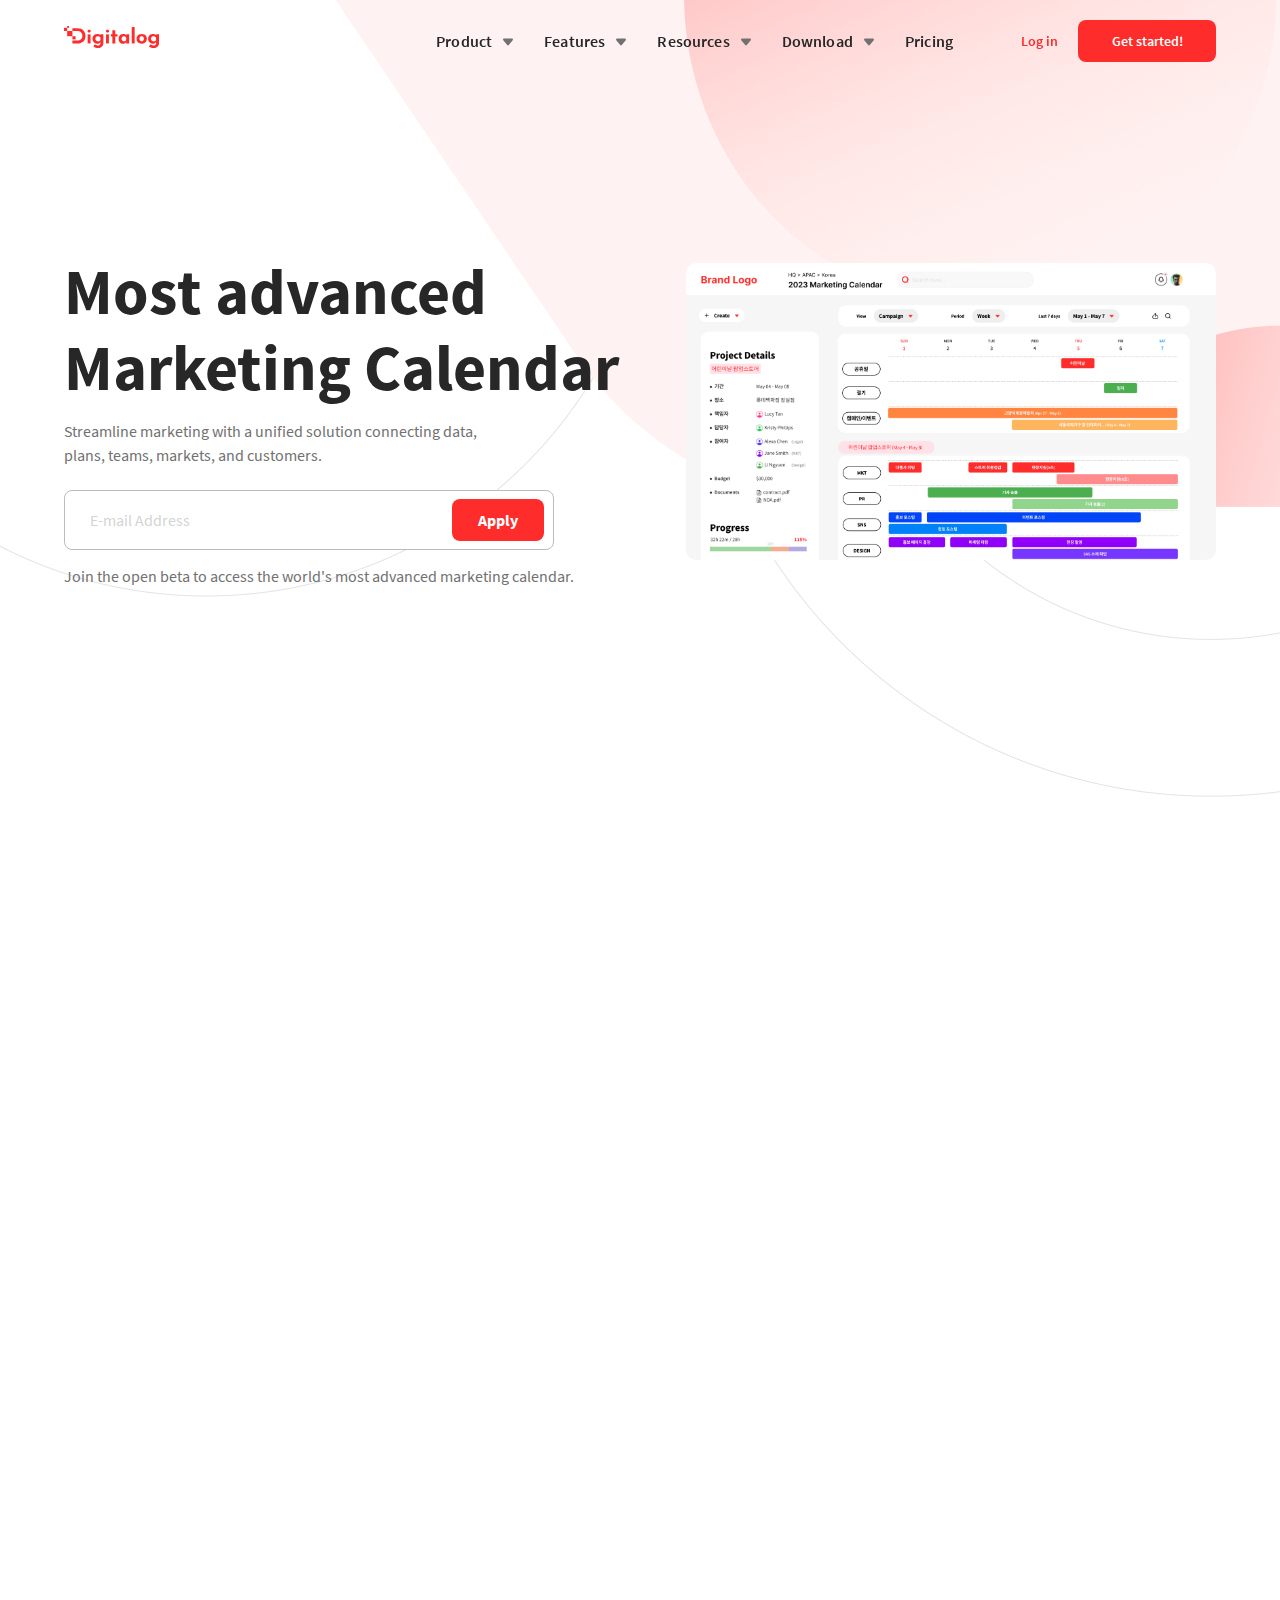
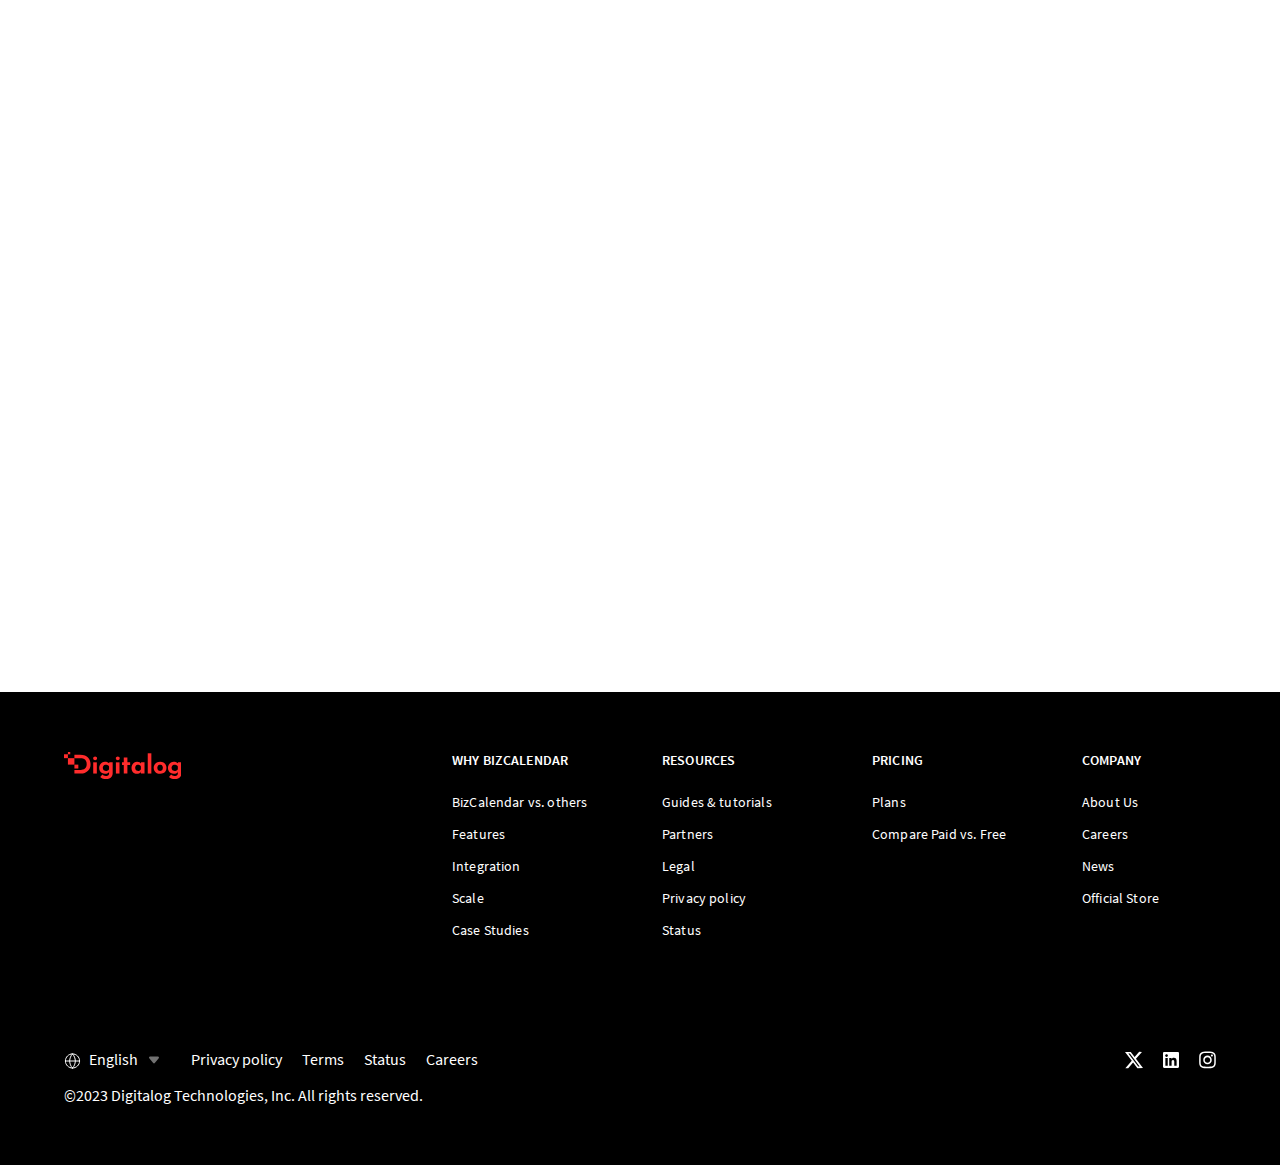
<file: index.html>
<!doctype html>
<html lang="ko">
<head>
  <meta charset="UTF-8">
  <meta name="viewport" content="width=device-width, user-scalable=no, initial-scale=1.0, maximum-scale=1.0, minimum-scale=1.0">
  <meta http-equiv="X-UA-Compatible" content="ie=edge">
  <title>Digitalog</title>
  <link rel="stylesheet" href="css/base.css">
  <link rel="stylesheet" href="css/font.css">
  <link rel="stylesheet" href="css/style-mo.css">
  <link rel="stylesheet" href="css/style-pc.css">
  <link rel="icon" href="./favicon.ico" type="image/x-icon">
  <meta name="facebook-domain-verification" content="7e4bwjdlceiptqljla6mkzy3occl6h" />
  <meta name="google-site-verification" content="kCjbytnmvQgTpXsOpm91CAdFCs3YUJGLg8q10eDFqxQ" />
  <meta name="naver-site-verification" content="84fcd61e92160e270f4ce3f05bdb4f7b3bfef6d7" />
  <meta name="msvalidate.01" content="BC4C20B51E56CC5FF5815AD622ADD9DA" />
  <!-- Google Tag Manager -->
  <script>
  (function(w,d,s,l,i){w[l]=w[l]||[];w[l].push({'gtm.start':
      new Date().getTime(),event:'gtm.js'});var f=d.getElementsByTagName(s)[0],
      j=d.createElement(s),dl=l!='dataLayer'?'&l='+l:'';j.async=true;j.src=
      'https://www.googletagmanager.com/gtm.js?id='+i+dl;f.parentNode.insertBefore(j,f);
  })(window,document,'script','dataLayer','GTM-KWRW64XC');
  </script>
<!-- Google Tag Manager (noscript) -->
  <noscript>
    <iframe src="https://www.googletagmanager.com/ns.html?id=GTM-KWRW64XC" height="0" width="0" style="display:none;visibility:hidden"></iframe>
  </noscript>
<!-- End Google Tag Manager (noscript) -->
</head>
<body>
  <div class="container">
    <div class="wrap">

      <!-- s: common -->
      <header>
        <div class="header-wrap">
          <div class="header-inner">
            <h1><a href="/" class="btn">Digitalog</a></h1>
            <a class="gnb-open btn">gnb open</a>
          </div>

          <nav class="gnb-wrap nav-wrap">
            <ul>
              <li>
                <a class="depth-btn btn">Product</a>
                <div class="depth">
                  <div class="parts">
                    <a href="/product_biz.html" class="btn"><img src="images/mo/ico-gnb1.svg" alt=""> BizCalendar</a>
                    <a href="/product_web.html" class="btn"><img src="images/mo/ico-gnb2.svg" alt=""> Web Optimizer</a>
                    <a href="/product_ai.html" class="btn"><img src="images/mo/ico-gnb3.svg" alt=""> AI Persona</a>
                    <a href="#" class="btn"><img src="images/mo/ico-gnb4.svg" alt=""> Ads Planner</a>
                  </div>
                  <div class="parts">
                    <a href="#" class="btn">Templates Gallery</a>
                    <a href="#" class="btn">Case Studies</a>
                  </div>
                </div>
              </li>
              <li>
                <a class="depth-btn btn">Features</a>
                <div class="depth">
                  <div class="parts">
                    <p>CALENDARS</p>
                    <a href="/features_marketing.html" class="btn">Marketing Calendar</a>
                    <a href="#" class="btn">Trade Marketing Calendar</a>
                  </div>

                  <div class="parts">
                    <p>WEB OPTIMIZER</p>
                    <a href="/features_sitemap.html" class="btn">Sitemap</a>
                    <a href="/features_seo.html" class="btn">SEO</a>
                    <a href="/features_tag.html" class="btn">Tag (Pixel)</a>
                    <a href="/features_feed.html" class="btn">Feed (Product Catalog)</a>
                  </div>

                  <div class="parts">
                    <p>DATA</p>
                    <a href="#" class="btn">Data Connect</a>
                    <a href="#" class="btn">AI Persona</a>
                  </div>
                </div>
              </li>
              <li>
                <a class="depth-btn btn">Resources</a>
                <div class="depth">
                  <div class="parts">
                    <a href="#" class="btn">What’s New</a>
                    <a href="#" class="btn">Guides & Tutorials</a>
                    <a href="#" class="btn">Community</a>
                  </div>

                  <div class="parts">
                    <a href="#" class="btn">Blog</a>
                    <a href="#" class="btn">Events</a>
                    <a href="#" class="btn">Onboarding &<br class="web"> Consulting Services</a>
                  </div>

                  <div class="parts">
                    <a href="#" class="btn">App Directory</a>
                  </div>
                </div>
              </li>
              <li>
                <a class="depth-btn btn">Download</a>
                <div class="depth">
                  <div class="parts">
                    <a href="#" class="btn">iOS & Android</a>
                    <a href="#" class="btn">Mac & Windows</a>
                  </div>
                </div>
              </li>
              <li>
                <a href="/pricing.html" class="depth-btn btn">Pricing</a>
              </li>
            </ul>
            <div class="bottom">
              <a class="btn start red">Get started!</a>
              <a class="btn login gray-line">Log in</a>
            </div>
          </nav>
        </div>
      </header>
      <!-- e: common -->


      <!-- s: main -->
      <section class="main">
        <article class="top vis1" ent>
          <div class="vis-box">
            <img src="images/mo/vis1.png" alt="" class="vis-img">
          </div>

          <div class="cont">
            <h3>Most advanced<br> Marketing Calendar</h3>
            <p class="txt">Streamline marketing with a unified solution connecting data,<br> plans, teams, markets, and customers.</p>
            <div class="inp">
              <input type="text" id="email" placeholder="E-mail Address">
              <label class="btn red" for="email">Apply</label>
            </div>
            <p class="txt">Join the open beta to access the world's most advanced<br class="mo"> marketing calendar.</p>
          </div>
        </article>

        <article class="vis2" ent>
          <div class="vis-box red-c">
            <img src="images/mo/vis2.png" alt="" class="vis-img">
          </div>
          <div class="cont">
            <h4>With the power of<br class="web"> ML and AI</h4>
            <p class="txt">Machine learning and AI automatically optimize your website.<br> Now, anyone can easily optimize a website without the need for<br class="web"> technical knowledge.</p>
          </div>
        </article>

        <article class="vis3" ent>
          <div class="vis-box red-c">
            <img src="images/mo/vis3.png" alt="" class="vis-img">
          </div>
          <div class="cont">
            <h4>Your amazing new tools<br> in one place</h4>
            <p class="txt">Take a fresh new view on your work compared to the present. Collaborate with<br class="web"> your colleagues to achieve results within the deadline.</p>
          </div>
        </article>

        <article class="vis4" ent>
          <div class="vis-box red-c">
            <img src="images/mo/vis4.png" alt="" class="vis-img">
          </div>
          <div class="cont">
            <h4>Bring your team<br class="web"> together</h4>
            <p class="txt">Try using tickets within BizCalendar to handle all your tasks, instead of email<br class="web"> and messenger. Include your colleagues who are working together, and give it a<br class="web"> try together.</p>
          </div>
        </article>
      </section>
      <!-- e: main -->


      <!-- s: footer -->
      <footer>
        <div class="footer-inner">
          <div class="ft-top">
            <h1><a href="/" class="btn">Digitalog</a></h1>
            <nav class="fnb-wrap nav-wrap">
              <ul>
                <li>
                  <a href="#" class="depth-btn btn">WHY BIZCALENDAR</a>
                  <div class="depth">
                    <a href="#" class="btn">BizCalendar vs. others</a>
                    <a href="#" class="btn">Features</a>
                    <a href="#" class="btn">Integration</a>
                    <a href="#" class="btn">Scale</a>
                    <a href="#" class="btn">Case Studies</a>
                  </div>
                </li>
                <li>
                  <a href="#" class="depth-btn btn">RESOURCES</a>
                  <div class="depth">
                    <a href="#" class="btn">Guides & tutorials</a>
                    <a href="#" class="btn">Partners</a>
                    <a href="#" class="btn">Legal</a>
                    <a href="#" class="btn">Privacy policy</a>
                    <a href="#" class="btn">Status</a>
                  </div>
                </li>
                <li>
                  <a href="#" class="depth-btn btn">PRICING</a>
                  <div class="depth">
                    <a href="#" class="btn">Plans</a>
                    <a href="#" class="btn">Compare Paid vs. Free</a>
                  </div>
                </li>
                <li>
                  <a href="#" class="depth-btn btn">COMPANY</a>
                  <div class="depth">
                    <a href="#" class="btn">About Us</a>
                    <a href="#" class="btn">Careers</a>
                    <a href="#" class="btn">News</a>
                    <a href="#" class="btn">Official Store</a>
                  </div>
                </li>
              </ul>
            </nav>
          </div>

          <div class="ft-bott">
            <div class="ft-bott-inner">
              <div class="lang">
                <a class="btn change-btn"><img src="images/mo/ico-globe.svg" alt="">English</a>
              </div>
              <div class="ft-list">
                <a href="#" class="btn">Privacy policy</a>
                <a href="#" class="btn">Terms</a>
                <a href="#" class="btn">Status</a>
                <a href="#" class="btn">Careers</a>
              </div>
            </div>
            <div class="sns">
              <a class="btn tw" href="https://twitter.com/Digitalog_inc" target="_blank">twitter</a>
              <a class="btn in" href="https://www.linkedin.com/company/92621490" target="_blank">linked</a>
              <a class="btn ig" href="https://www.instagram.com/digitalog.ai/" target="_blank">instagram</a>
            </div>
          </div>
          <p class="copy">©2023 Digitalog Technologies, Inc. All rights reserved.</p>
        </div>
      </footer>
      <!-- e: footer -->
    </div>
  </div>

  <!-- s: popup cookie-->
  <div class="popup cookie" style="display: none">
    <div class="inner">
      <p class="txt">
        This website uses cookies to enhance user experience and to analyze performance and traffic on our website.<br>
        We also share information  about your use of our site with our social media, advertising and analytics partners.
      </p>
      <a href="" class="btn more">More Info</a>

      <div class="btns">
        <a class="btn">ACCEPT ALL COOKIES</a>
        <a class="btn">COOKIES SETTINGS</a>
      </div>
    </div>
  </div>
  <!-- e: popup cookie -->


  <!-- s: popup lang -->
  <div class="popup lang-pop">
    <div class="dim"></div>
    <div class="inner">
      <a class="close">닫기</a>

      <p class="title">Change languages</p>
      <p class="text">Selecting a different language will change<br class="mo"> the contents from us.</p>

      <ul class="region">
        <li>
          <p class="tit">AMERICAS</p>
          <a class="btn">Latinoamerica (español)</a>
          <a class="btn">Brasil (Portugues)</a>
          <a class="btn">United States (English)</a>
        </li>
        <li>
          <p class="tit">ASIA PACIFIC</p>
          <a class="btn">Vietnam (Vietnamese)</a>
          <a class="btn">日本 (日本語)</a>
          <a class="btn">대한민국 (한국어)</a>
          <a class="btn">简体中文</a>
          <a class="btn">繁體中文</a>
        </li>
        <li>
          <p class="tit">EUROPE</p>
          <a class="btn">Deutschland (Deutsch)</a>
          <a class="btn">España (Español)</a>
          <a class="btn">France (Français)</a>
          <a class="btn">Italia (Italiano)</a>
          <a class="btn">United Kingdom (English)</a>
        </li>
      </ul>
    </div>
  </div>
  <!-- e: popup lang -->

  <script src="js/common.js"></script>
  <script>
    //메인만 등장 모션
    function initIntersectionObserver() {
      const io = new IntersectionObserver(entries => {
        entries.forEach(entry => {
          if (entry.intersectionRatio > 0.5) {
            setTimeout(() =>{
              entry.target.classList.add('enter');
            },100);
          }
        })
      });
      const move = document.querySelectorAll('[ent]');
      move.forEach((el) => {
        io.observe(el);
      });
    }

    // 첫 줄만 먼저 모션 실행
    document.querySelector('.top').classList.add('enter');
  </script>
</body>
</html>
</file>
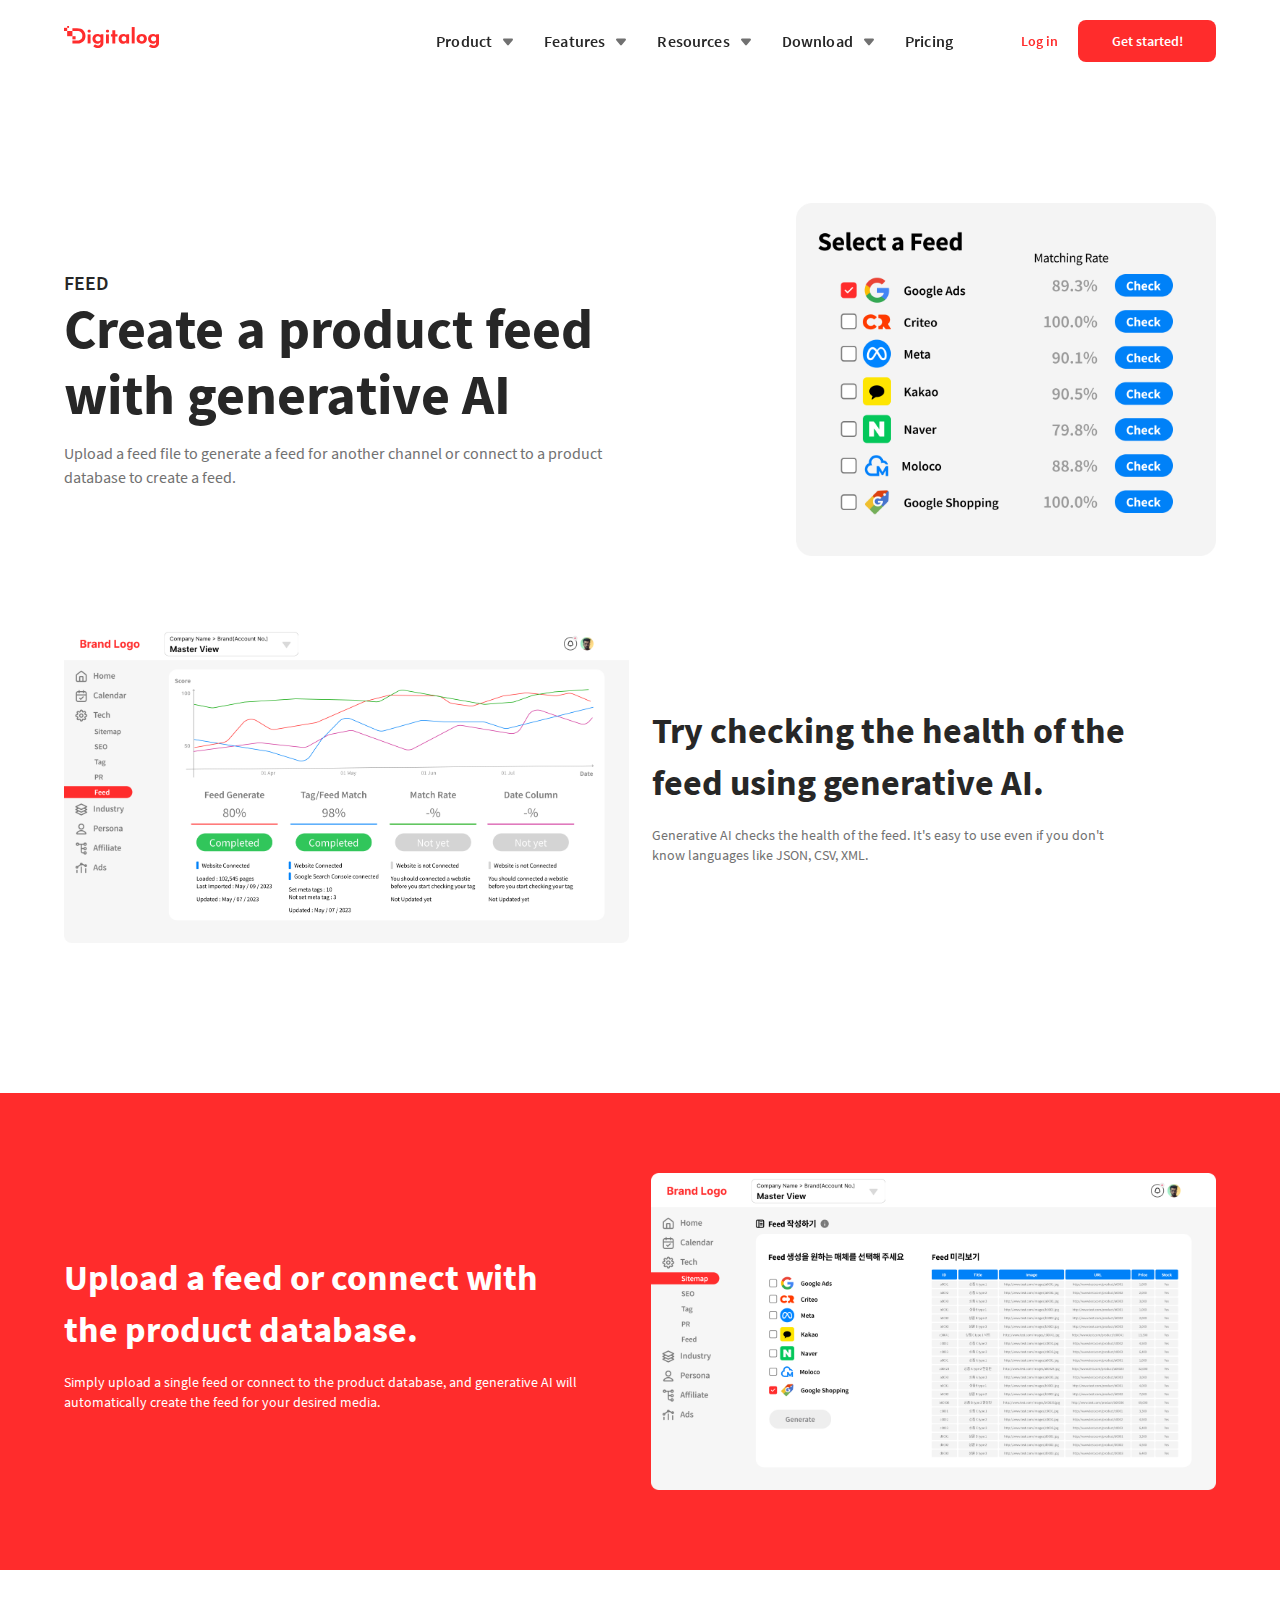
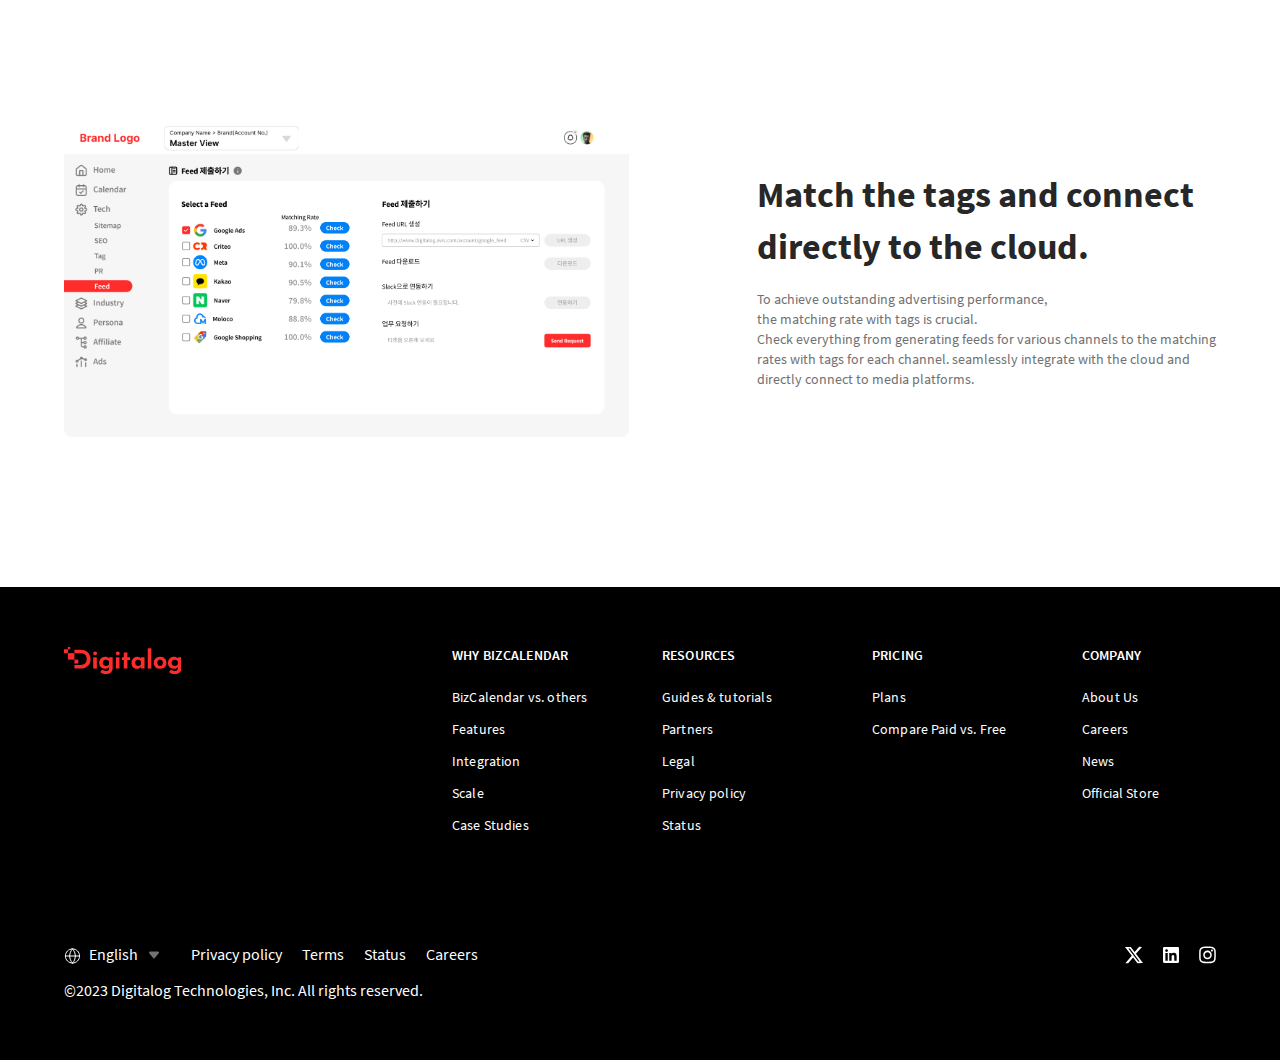
<file: features_feed.html>
<!doctype html>
<html lang="ko">
<head>
  <meta charset="UTF-8">
  <meta name="viewport" content="width=device-width, user-scalable=no, initial-scale=1.0, maximum-scale=1.0, minimum-scale=1.0">
  <meta http-equiv="X-UA-Compatible" content="ie=edge">
  <title>Digitalog</title>
  <link rel="stylesheet" href="css/base.css">
  <link rel="stylesheet" href="css/font.css">
  <link rel="stylesheet" href="css/style-mo.css">
  <link rel="stylesheet" href="css/style-pc.css">
  <link rel="icon" href="./favicon.ico" type="image/x-icon">
  <meta name="facebook-domain-verification" content="7e4bwjdlceiptqljla6mkzy3occl6h" />
  <meta name="google-site-verification" content="kCjbytnmvQgTpXsOpm91CAdFCs3YUJGLg8q10eDFqxQ" />
  <meta name="naver-site-verification" content="84fcd61e92160e270f4ce3f05bdb4f7b3bfef6d7" />
  <meta name="msvalidate.01" content="BC4C20B51E56CC5FF5815AD622ADD9DA" />
  <!-- Google Tag Manager -->
  <script>
    (function(w,d,s,l,i){w[l]=w[l]||[];w[l].push({'gtm.start':
          new Date().getTime(),event:'gtm.js'});var f=d.getElementsByTagName(s)[0],
        j=d.createElement(s),dl=l!='dataLayer'?'&l='+l:'';j.async=true;j.src=
        'https://www.googletagmanager.com/gtm.js?id='+i+dl;f.parentNode.insertBefore(j,f);
    })(window,document,'script','dataLayer','GTM-KWRW64XC');
  </script>
  <!-- Google Tag Manager (noscript) -->
  <noscript>
    <iframe src="https://www.googletagmanager.com/ns.html?id=GTM-KWRW64XC" height="0" width="0" style="display:none;visibility:hidden"></iframe>
  </noscript>
  <!-- End Google Tag Manager (noscript) -->
</head>
<body>
  <div class="container">
    <div class="wrap">

      <!-- s: common -->
      <header>
        <div class="header-wrap">
          <div class="header-inner">
            <h1><a href="/" class="btn">Digitalog</a></h1>
            <a class="gnb-open btn">gnb open</a>
          </div>

          <nav class="gnb-wrap nav-wrap">
            <ul>
              <li>
                <a class="depth-btn btn">Product</a>
                <div class="depth">
                  <div class="parts">
                    <a href="/product_biz.html" class="btn"><img src="images/mo/ico-gnb1.svg" alt=""> BizCalendar</a>
                    <a href="/product_web.html" class="btn"><img src="images/mo/ico-gnb2.svg" alt=""> Web Optimizer</a>
                    <a href="/product_ai.html" class="btn"><img src="images/mo/ico-gnb3.svg" alt=""> AI Persona</a>
                    <a href="#" class="btn"><img src="images/mo/ico-gnb4.svg" alt=""> Ads Planner</a>
                  </div>
                  <div class="parts">
                    <a href="#" class="btn">Templates Gallery</a>
                    <a href="#" class="btn">Case Studies</a>
                  </div>
                </div>
              </li>
              <li>
                <a class="depth-btn btn">Features</a>
                <div class="depth">
                  <div class="parts">
                    <p>CALENDARS</p>
                    <a href="/features_marketing.html" class="btn">Marketing Calendar</a>
                    <a href="#" class="btn">Trade Marketing Calendar</a>
                  </div>

                  <div class="parts">
                    <p>WEB OPTIMIZER</p>
                    <a href="/features_sitemap.html" class="btn">Sitemap</a>
                    <a href="/features_seo.html" class="btn">SEO</a>
                    <a href="/features_tag.html" class="btn">Tag (Pixel)</a>
                    <a href="/features_feed.html" class="btn">Feed (Product Catalog)</a>
                  </div>

                  <div class="parts">
                    <p>DATA</p>
                    <a href="#" class="btn">Data Connect</a>
                    <a href="#" class="btn">AI Persona</a>
                  </div>
                </div>
              </li>
              <li>
                <a class="depth-btn btn">Resources</a>
                <div class="depth">
                  <div class="parts">
                    <a href="#" class="btn">What’s New</a>
                    <a href="#" class="btn">Guides & Tutorials</a>
                    <a href="#" class="btn">Community</a>
                  </div>

                  <div class="parts">
                    <a href="#" class="btn">Blog</a>
                    <a href="#" class="btn">Events</a>
                    <a href="#" class="btn">Onboarding &<br class="web"> Consulting Services</a>
                  </div>

                  <div class="parts">
                    <a href="#" class="btn">App Directory</a>
                  </div>
                </div>
              </li>
              <li>
                <a class="depth-btn btn">Download</a>
                <div class="depth">
                  <div class="parts">
                    <a href="#" class="btn">iOS & Android</a>
                    <a href="#" class="btn">Mac & Windows</a>
                  </div>
                </div>
              </li>
              <li>
                <a href="/pricing.html" class="depth-btn btn">Pricing</a>
              </li>
            </ul>
            <div class="bottom">
              <a class="btn start red">Get started!</a>
              <a class="btn login gray-line">Log in</a>
            </div>
          </nav>
        </div>
      </header>
      <!-- e: common -->


      <!-- s: features feed -->
      <section class="feed">
        <article class="top">
          <div class="cont">
            <p class="sub-tit">FEED</p>
            <h3>Create a product feed<br class="web"> with generative AI</h3>
            <p class="txt">
              Upload a feed file to generate a feed for another channel or connect to a product<br class="web">
              database to create a feed.
            </p>
          </div>

          <div class="vis-box">
            <img src="images/mo/fd1.png" alt="" class="vis-img">
          </div>
        </article>

        <article class="fd2">
          <div class="cont">
            <h4>Try checking the health of the<br> feed using generative AI.</h4>
            <p class="txt">
              Generative AI checks the health of the feed. It's easy to use even if you don't<br class="web"> know languages like JSON, CSV, XML.
            </p>
          </div>

          <div class="vis-box">
            <img src="images/mo/fd2.png" alt="" class="vis-img">
          </div>

        </article>

        <article class="fd3">
          <div class="cont">
            <h4>Upload a feed or connect with<br> the product database.</h4>
            <p class="txt">
              Simply upload a single feed or connect to the product database,<br class="mo"> and generative AI will<br class="web">
              automatically create the feed for your desired media.
            </p>
          </div>

          <div class="vis-box">
            <img src="images/mo/fd3.png" alt="" class="vis-img">
          </div>
        </article>

        <article class="fd4">
          <div class="cont">
            <h4>Match the tags and connect<br> directly to the cloud.</h4>
            <p class="txt">
              To achieve outstanding advertising performance,<br class="web">
              the matching rate with tags is crucial.<br class="web">
              Check everything from generating feeds for various channels to the matching<br class="web">
              rates with tags for each channel. seamlessly integrate with the cloud and<br class="web">
              directly connect to media platforms.
            </p>
          </div>

          <div class="vis-box">
            <img src="images/mo/fd4.png" alt="" class="vis-img">
          </div>
        </article>

      </section>
      <!-- e: features feed -->


      <!-- s: footer -->
      <footer>
        <div class="footer-inner">
          <div class="ft-top">
            <h1><a href="/" class="btn">Digitalog</a></h1>
            <nav class="fnb-wrap nav-wrap">
              <ul>
                <li>
                  <a href="#" class="depth-btn btn">WHY BIZCALENDAR</a>
                  <div class="depth">
                    <a href="#" class="btn">BizCalendar vs. others</a>
                    <a href="#" class="btn">Features</a>
                    <a href="#" class="btn">Integration</a>
                    <a href="#" class="btn">Scale</a>
                    <a href="#" class="btn">Case Studies</a>
                  </div>
                </li>
                <li>
                  <a href="#" class="depth-btn btn">RESOURCES</a>
                  <div class="depth">
                    <a href="#" class="btn">Guides & tutorials</a>
                    <a href="#" class="btn">Partners</a>
                    <a href="#" class="btn">Legal</a>
                    <a href="#" class="btn">Privacy policy</a>
                    <a href="#" class="btn">Status</a>
                  </div>
                </li>
                <li>
                  <a href="#" class="depth-btn btn">PRICING</a>
                  <div class="depth">
                    <a href="#" class="btn">Plans</a>
                    <a href="#" class="btn">Compare Paid vs. Free</a>
                  </div>
                </li>
                <li>
                  <a href="#" class="depth-btn btn">COMPANY</a>
                  <div class="depth">
                    <a href="#" class="btn">About Us</a>
                    <a href="#" class="btn">Careers</a>
                    <a href="#" class="btn">News</a>
                    <a href="#" class="btn">Official Store</a>
                  </div>
                </li>
              </ul>
            </nav>
          </div>

          <div class="ft-bott">
            <div class="ft-bott-inner">
              <div class="lang">
                <a class="btn change-btn"><img src="images/mo/ico-globe.svg" alt="">English</a>
              </div>
              <div class="ft-list">
                <a href="#" class="btn">Privacy policy</a>
                <a href="#" class="btn">Terms</a>
                <a href="#" class="btn">Status</a>
                <a href="#" class="btn">Careers</a>
              </div>
            </div>
            <div class="sns">
              <a class="btn tw" href="https://twitter.com/Digitalog_inc" target="_blank">twitter</a>
              <a class="btn in" href="https://www.linkedin.com/company/92621490" target="_blank">linked</a>
              <a class="btn ig" href="https://www.instagram.com/digitalog.ai/" target="_blank">instagram</a>
            </div>
          </div>
          <p class="copy">©2023 Digitalog Technologies, Inc. All rights reserved.</p>
        </div>
      </footer>
      <!-- e: footer -->
    </div>
  </div>

  <!-- s: popup lang -->
  <div class="popup lang-pop">
    <div class="dim"></div>
    <div class="inner">
      <a class="close">닫기</a>

      <p class="title">Change languages</p>
      <p class="text">Selecting a different language will change<br class="mo"> the contents from us.</p>

      <ul class="region">
        <li>
          <p class="tit">AMERICAS</p>
          <a class="btn">Latinoamerica (español)</a>
          <a class="btn">Brasil (Portugues)</a>
          <a class="btn">United States (English)</a>
        </li>
        <li>
          <p class="tit">ASIA PACIFIC</p>
          <a class="btn">Vietnam (Vietnamese)</a>
          <a class="btn">日本 (日本語)</a>
          <a class="btn">대한민국 (한국어)</a>
          <a class="btn">简体中文</a>
          <a class="btn">繁體中文</a>
        </li>
        <li>
          <p class="tit">EUROPE</p>
          <a class="btn">Deutschland (Deutsch)</a>
          <a class="btn">España (Español)</a>
          <a class="btn">France (Français)</a>
          <a class="btn">Italia (Italiano)</a>
          <a class="btn">United Kingdom (English)</a>
        </li>
      </ul>
    </div>
  </div>
  <!-- e: popup lang -->

  <script src="js/common.js"></script>
</body>
</html>
</file>
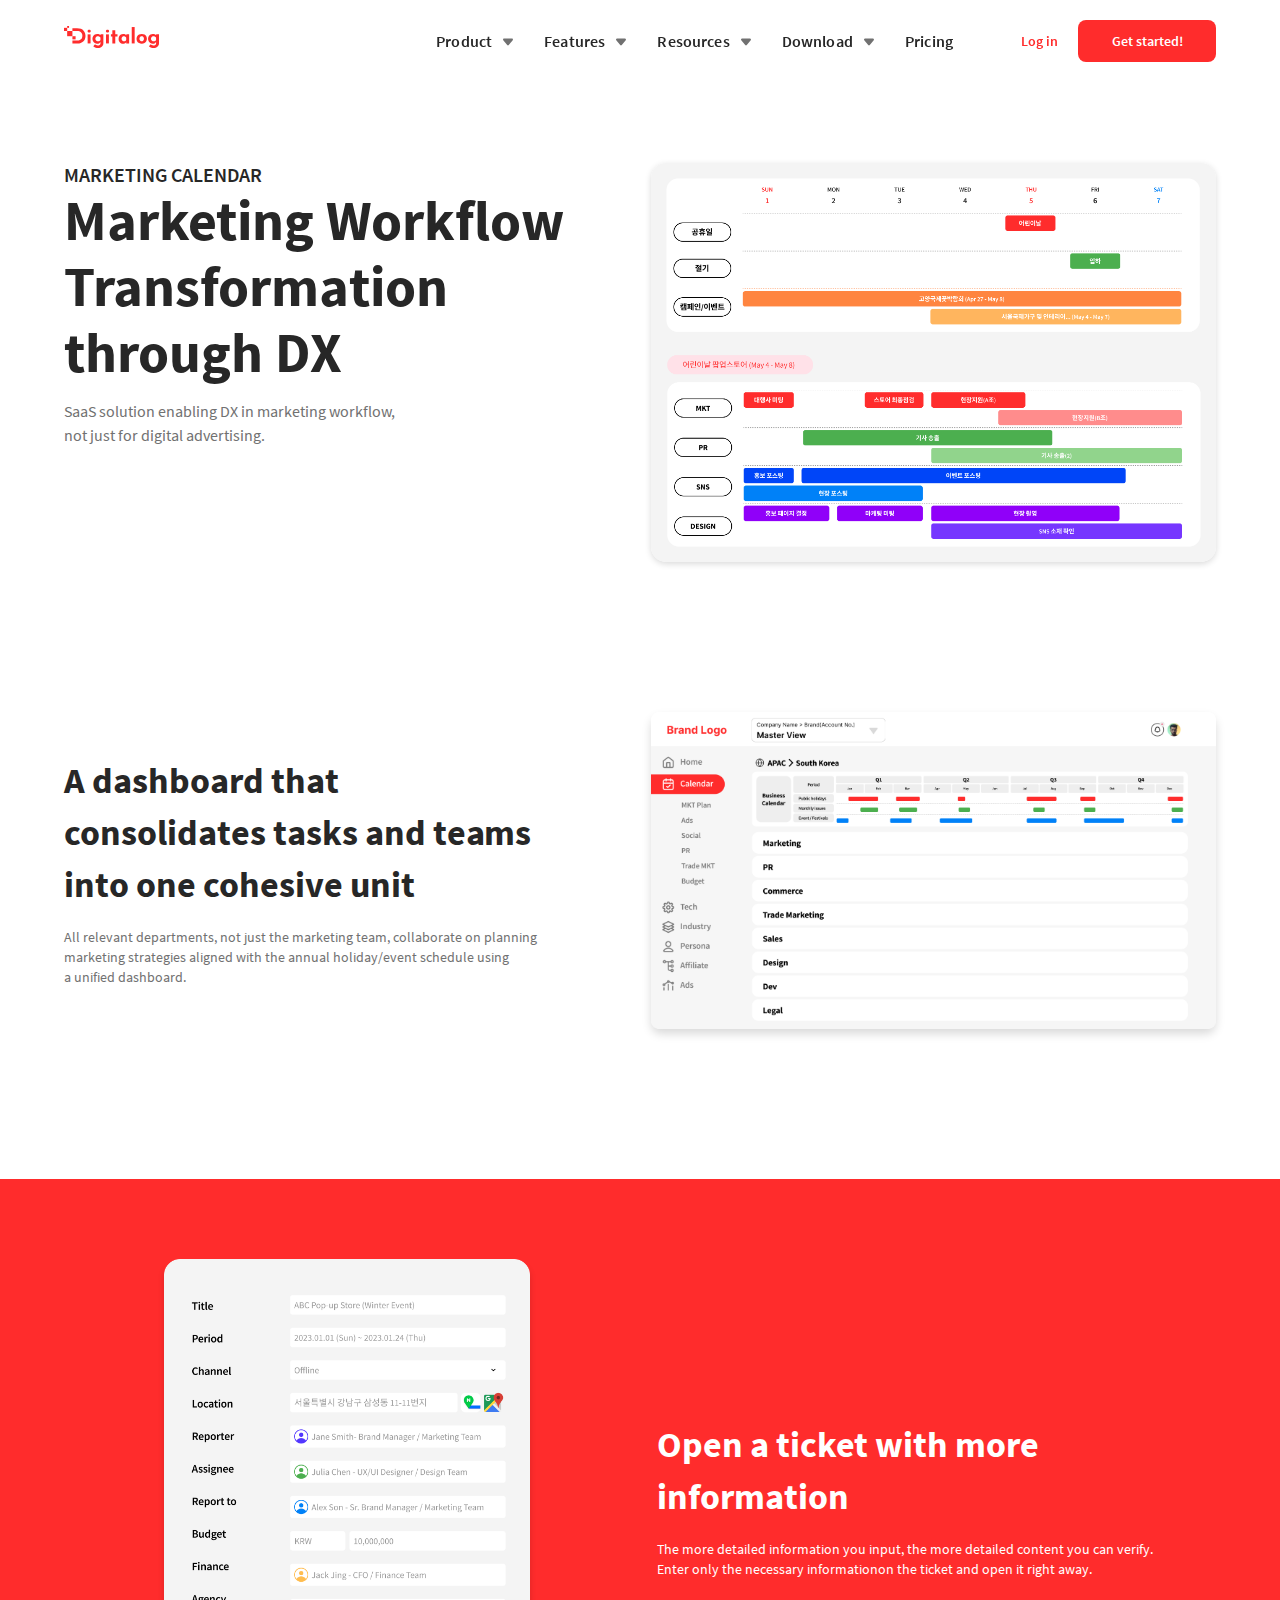
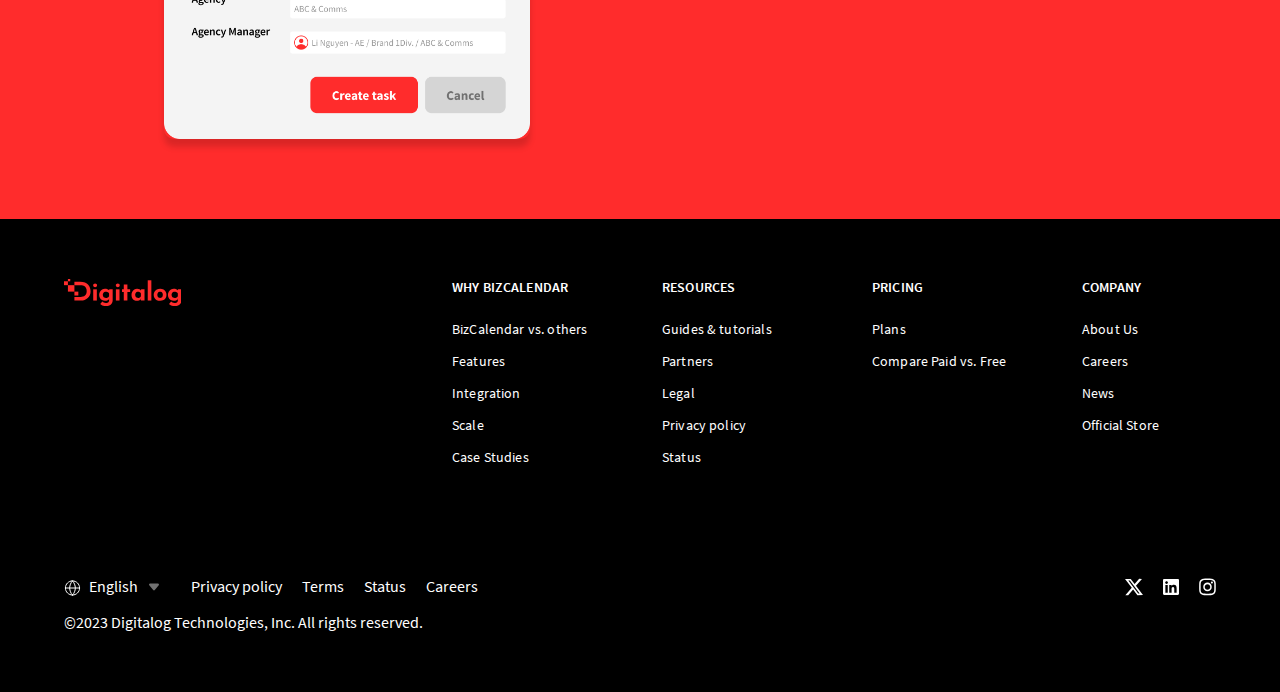
<file: features_marketing.html>
<!doctype html>
<html lang="ko">
<head>
  <meta charset="UTF-8">
  <meta name="viewport" content="width=device-width, user-scalable=no, initial-scale=1.0, maximum-scale=1.0, minimum-scale=1.0">
  <meta http-equiv="X-UA-Compatible" content="ie=edge">
  <title>Digitalog</title>
  <link rel="stylesheet" href="css/base.css">
  <link rel="stylesheet" href="css/font.css">
  <link rel="stylesheet" href="css/style-mo.css">
  <link rel="stylesheet" href="css/style-pc.css">
  <link rel="icon" href="./favicon.ico" type="image/x-icon">
  <meta name="facebook-domain-verification" content="7e4bwjdlceiptqljla6mkzy3occl6h" />
  <meta name="google-site-verification" content="kCjbytnmvQgTpXsOpm91CAdFCs3YUJGLg8q10eDFqxQ" />
  <meta name="naver-site-verification" content="84fcd61e92160e270f4ce3f05bdb4f7b3bfef6d7" />
  <meta name="msvalidate.01" content="BC4C20B51E56CC5FF5815AD622ADD9DA" />
  <!-- Google Tag Manager -->
  <script>
    (function(w,d,s,l,i){w[l]=w[l]||[];w[l].push({'gtm.start':
          new Date().getTime(),event:'gtm.js'});var f=d.getElementsByTagName(s)[0],
        j=d.createElement(s),dl=l!='dataLayer'?'&l='+l:'';j.async=true;j.src=
        'https://www.googletagmanager.com/gtm.js?id='+i+dl;f.parentNode.insertBefore(j,f);
    })(window,document,'script','dataLayer','GTM-KWRW64XC');
  </script>
  <!-- Google Tag Manager (noscript) -->
  <noscript>
    <iframe src="https://www.googletagmanager.com/ns.html?id=GTM-KWRW64XC" height="0" width="0" style="display:none;visibility:hidden"></iframe>
  </noscript>
  <!-- End Google Tag Manager (noscript) -->
</head>
<body>
  <div class="container">
    <div class="wrap">

      <!-- s: common -->
      <header>
        <div class="header-wrap">
          <div class="header-inner">
            <h1><a href="/" class="btn">Digitalog</a></h1>
            <a class="gnb-open btn">gnb open</a>
          </div>

          <nav class="gnb-wrap nav-wrap">
            <ul>
              <li>
                <a class="depth-btn btn">Product</a>
                <div class="depth">
                  <div class="parts">
                    <a href="/product_biz.html" class="btn"><img src="images/mo/ico-gnb1.svg" alt=""> BizCalendar</a>
                    <a href="/product_web.html" class="btn"><img src="images/mo/ico-gnb2.svg" alt=""> Web Optimizer</a>
                    <a href="/product_ai.html" class="btn"><img src="images/mo/ico-gnb3.svg" alt=""> AI Persona</a>
                    <a href="#" class="btn"><img src="images/mo/ico-gnb4.svg" alt=""> Ads Planner</a>
                  </div>
                  <div class="parts">
                    <a href="#" class="btn">Templates Gallery</a>
                    <a href="#" class="btn">Case Studies</a>
                  </div>
                </div>
              </li>
              <li>
                <a class="depth-btn btn">Features</a>
                <div class="depth">
                  <div class="parts">
                    <p>CALENDARS</p>
                    <a href="/features_marketing.html" class="btn">Marketing Calendar</a>
                    <a href="#" class="btn">Trade Marketing Calendar</a>
                  </div>

                  <div class="parts">
                    <p>WEB OPTIMIZER</p>
                    <a href="/features_sitemap.html" class="btn">Sitemap</a>
                    <a href="/features_seo.html" class="btn">SEO</a>
                    <a href="/features_tag.html" class="btn">Tag (Pixel)</a>
                    <a href="/features_feed.html" class="btn">Feed (Product Catalog)</a>
                  </div>

                  <div class="parts">
                    <p>DATA</p>
                    <a href="#" class="btn">Data Connect</a>
                    <a href="#" class="btn">AI Persona</a>
                  </div>
                </div>
              </li>
              <li>
                <a class="depth-btn btn">Resources</a>
                <div class="depth">
                  <div class="parts">
                    <a href="#" class="btn">What’s New</a>
                    <a href="#" class="btn">Guides & Tutorials</a>
                    <a href="#" class="btn">Community</a>
                  </div>

                  <div class="parts">
                    <a href="#" class="btn">Blog</a>
                    <a href="#" class="btn">Events</a>
                    <a href="#" class="btn">Onboarding &<br class="web"> Consulting Services</a>
                  </div>

                  <div class="parts">
                    <a href="#" class="btn">App Directory</a>
                  </div>
                </div>
              </li>
              <li>
                <a class="depth-btn btn">Download</a>
                <div class="depth">
                  <div class="parts">
                    <a href="#" class="btn">iOS & Android</a>
                    <a href="#" class="btn">Mac & Windows</a>
                  </div>
                </div>
              </li>
              <li>
                <a href="/pricing.html" class="depth-btn btn">Pricing</a>
              </li>
            </ul>
            <div class="bottom">
              <a class="btn start red">Get started!</a>
              <a class="btn login gray-line">Log in</a>
            </div>
          </nav>
        </div>
      </header>
      <!-- e: common -->


      <!-- s: features_marketing -->
      <section class="product biz marketing">
        <article class="top">
          <div class="cont">
            <p class="sub-tit">MARKETING CALENDAR</p>
            <h3>Marketing Workflow<br class="web"> Transformation<br class="web"> through DX</h3>
            <p class="txt">
              SaaS solution enabling DX in marketing workflow,<br>
              not just for digital advertising.
            </p>
          </div>

          <div class="vis-box">
            <img src="images/mo/mar1.png" alt="" class="vis-img">
          </div>
        </article>

        <article class="biz2 mar2">
          <div class="cont">
            <h4>A dashboard that<br> consolidates tasks and teams<br> into one cohesive unit</h4>
            <p class="txt">
              All relevant departments, not just the marketing team, collaborate on planning<br class="web">
              marketing strategies aligned with the annual holiday/event schedule using<br class="web">
              a unified dashboard.
            </p>
          </div>

          <div class="vis-box">
            <img src="images/mo/biz2.png" alt="" class="vis-img">
          </div>

        </article>

        <article class="biz3 mar3">
          <div class="cont">
            <h4>Open a ticket with more<br class="web"> information</h4>
            <p class="txt">
              The more detailed information you input, the more detailed
              content you can verify.<br>
              Enter only the necessary informationon the ticket and
              open it right away.
            </p>
          </div>

          <div class="vis-box">
            <img src="images/mo/biz3.png" alt="" class="vis-img">
          </div>
        </article>

      </section>
      <!-- e: features_marketing -->


      <!-- s: footer -->
      <footer>
        <div class="footer-inner">
          <div class="ft-top">
            <h1><a href="/" class="btn">Digitalog</a></h1>
            <nav class="fnb-wrap nav-wrap">
              <ul>
                <li>
                  <a href="#" class="depth-btn btn">WHY BIZCALENDAR</a>
                  <div class="depth">
                    <a href="#" class="btn">BizCalendar vs. others</a>
                    <a href="#" class="btn">Features</a>
                    <a href="#" class="btn">Integration</a>
                    <a href="#" class="btn">Scale</a>
                    <a href="#" class="btn">Case Studies</a>
                  </div>
                </li>
                <li>
                  <a href="#" class="depth-btn btn">RESOURCES</a>
                  <div class="depth">
                    <a href="#" class="btn">Guides & tutorials</a>
                    <a href="#" class="btn">Partners</a>
                    <a href="#" class="btn">Legal</a>
                    <a href="#" class="btn">Privacy policy</a>
                    <a href="#" class="btn">Status</a>
                  </div>
                </li>
                <li>
                  <a href="#" class="depth-btn btn">PRICING</a>
                  <div class="depth">
                    <a href="#" class="btn">Plans</a>
                    <a href="#" class="btn">Compare Paid vs. Free</a>
                  </div>
                </li>
                <li>
                  <a href="#" class="depth-btn btn">COMPANY</a>
                  <div class="depth">
                    <a href="#" class="btn">About Us</a>
                    <a href="#" class="btn">Careers</a>
                    <a href="#" class="btn">News</a>
                    <a href="#" class="btn">Official Store</a>
                  </div>
                </li>
              </ul>
            </nav>
          </div>

          <div class="ft-bott">
            <div class="ft-bott-inner">
              <div class="lang">
                <a class="btn change-btn"><img src="images/mo/ico-globe.svg" alt="">English</a>
              </div>
              <div class="ft-list">
                <a href="#" class="btn">Privacy policy</a>
                <a href="#" class="btn">Terms</a>
                <a href="#" class="btn">Status</a>
                <a href="#" class="btn">Careers</a>
              </div>
            </div>
            <div class="sns">
              <a class="btn tw" href="https://twitter.com/Digitalog_inc" target="_blank">twitter</a>
              <a class="btn in" href="https://www.linkedin.com/company/92621490" target="_blank">linked</a>
              <a class="btn ig" href="https://www.instagram.com/digitalog.ai/" target="_blank">instagram</a>
            </div>
          </div>
          <p class="copy">©2023 Digitalog Technologies, Inc. All rights reserved.</p>
        </div>
      </footer>
      <!-- e: footer -->
    </div>
  </div>

  <!-- s: popup lang -->
  <div class="popup lang-pop">
    <div class="dim"></div>
    <div class="inner">
      <a class="close">닫기</a>

      <p class="title">Change languages</p>
      <p class="text">Selecting a different language will change<br class="mo"> the contents from us.</p>

      <ul class="region">
        <li>
          <p class="tit">AMERICAS</p>
          <a class="btn">Latinoamerica (español)</a>
          <a class="btn">Brasil (Portugues)</a>
          <a class="btn">United States (English)</a>
        </li>
        <li>
          <p class="tit">ASIA PACIFIC</p>
          <a class="btn">Vietnam (Vietnamese)</a>
          <a class="btn">日本 (日本語)</a>
          <a class="btn">대한민국 (한국어)</a>
          <a class="btn">简体中文</a>
          <a class="btn">繁體中文</a>
        </li>
        <li>
          <p class="tit">EUROPE</p>
          <a class="btn">Deutschland (Deutsch)</a>
          <a class="btn">España (Español)</a>
          <a class="btn">France (Français)</a>
          <a class="btn">Italia (Italiano)</a>
          <a class="btn">United Kingdom (English)</a>
        </li>
      </ul>
    </div>
  </div>
  <!-- e: popup lang -->

  <script src="js/common.js"></script>
</body>
</html>
</file>
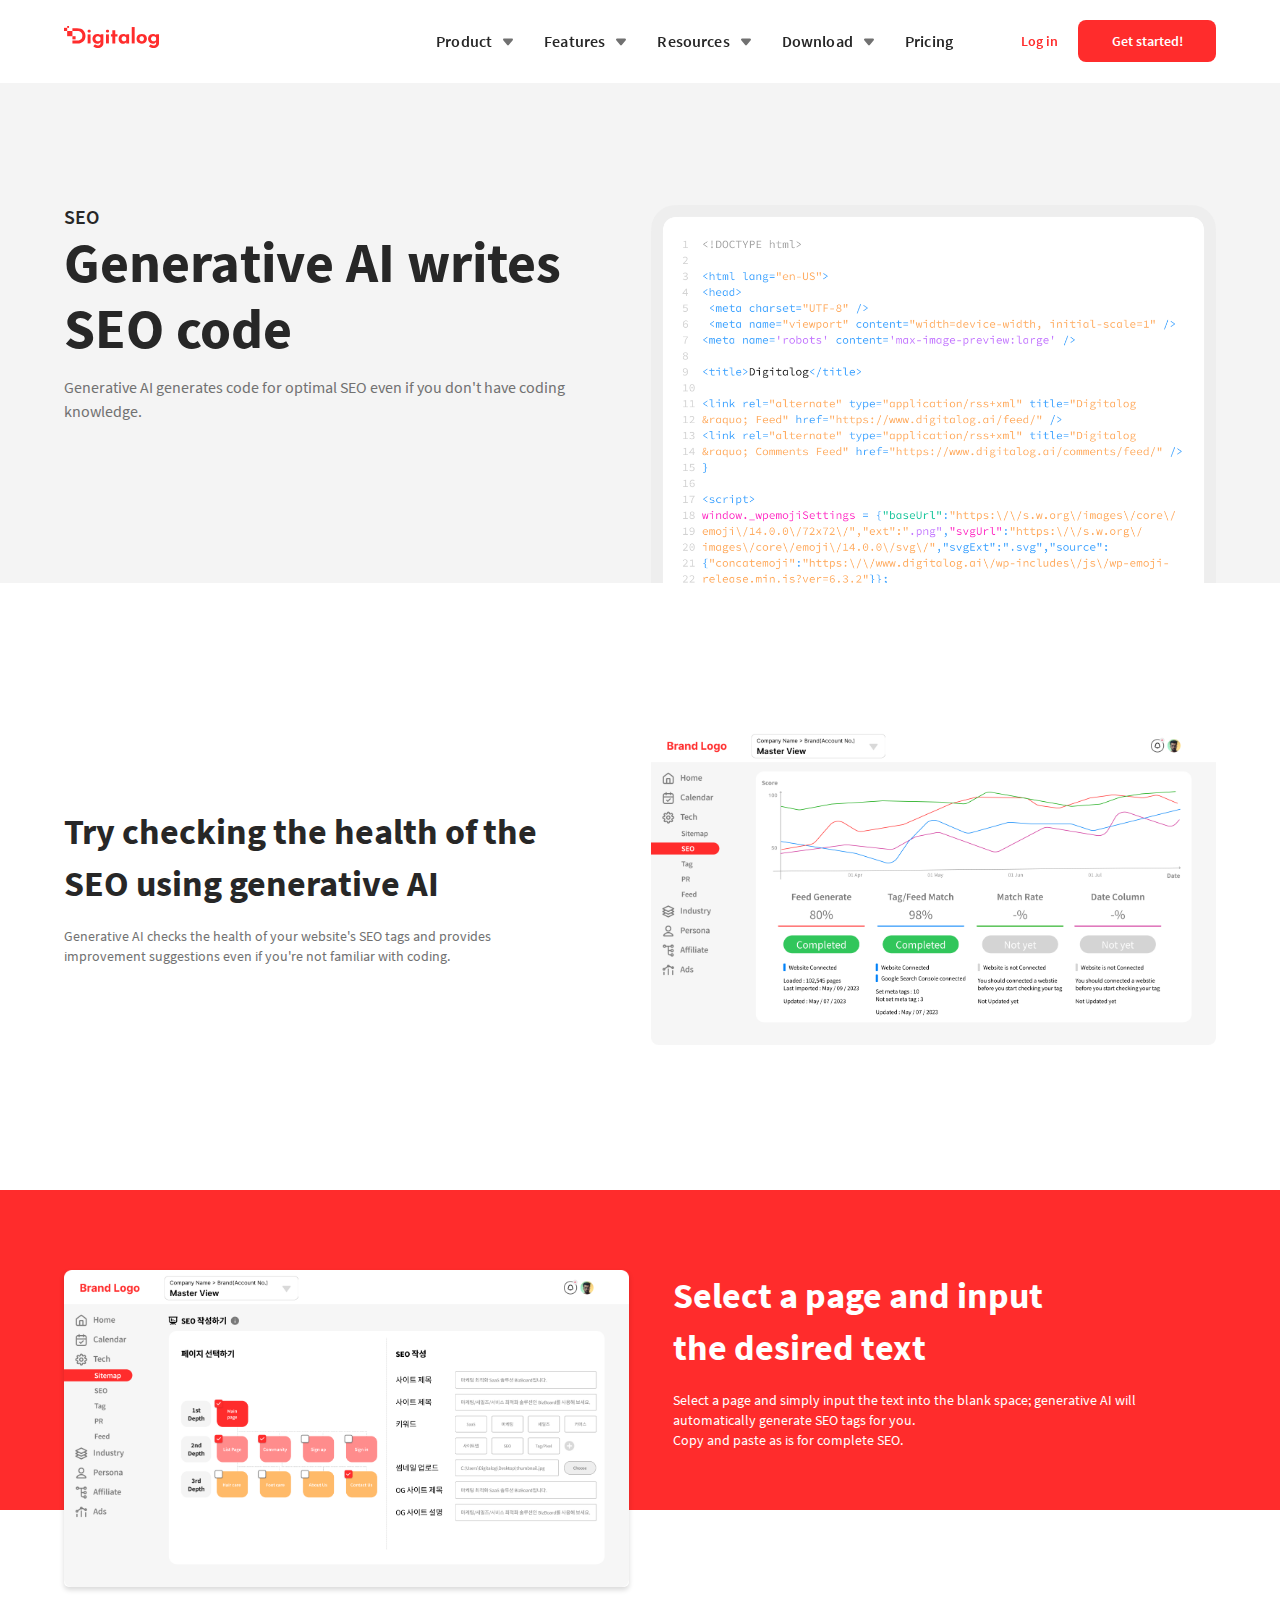
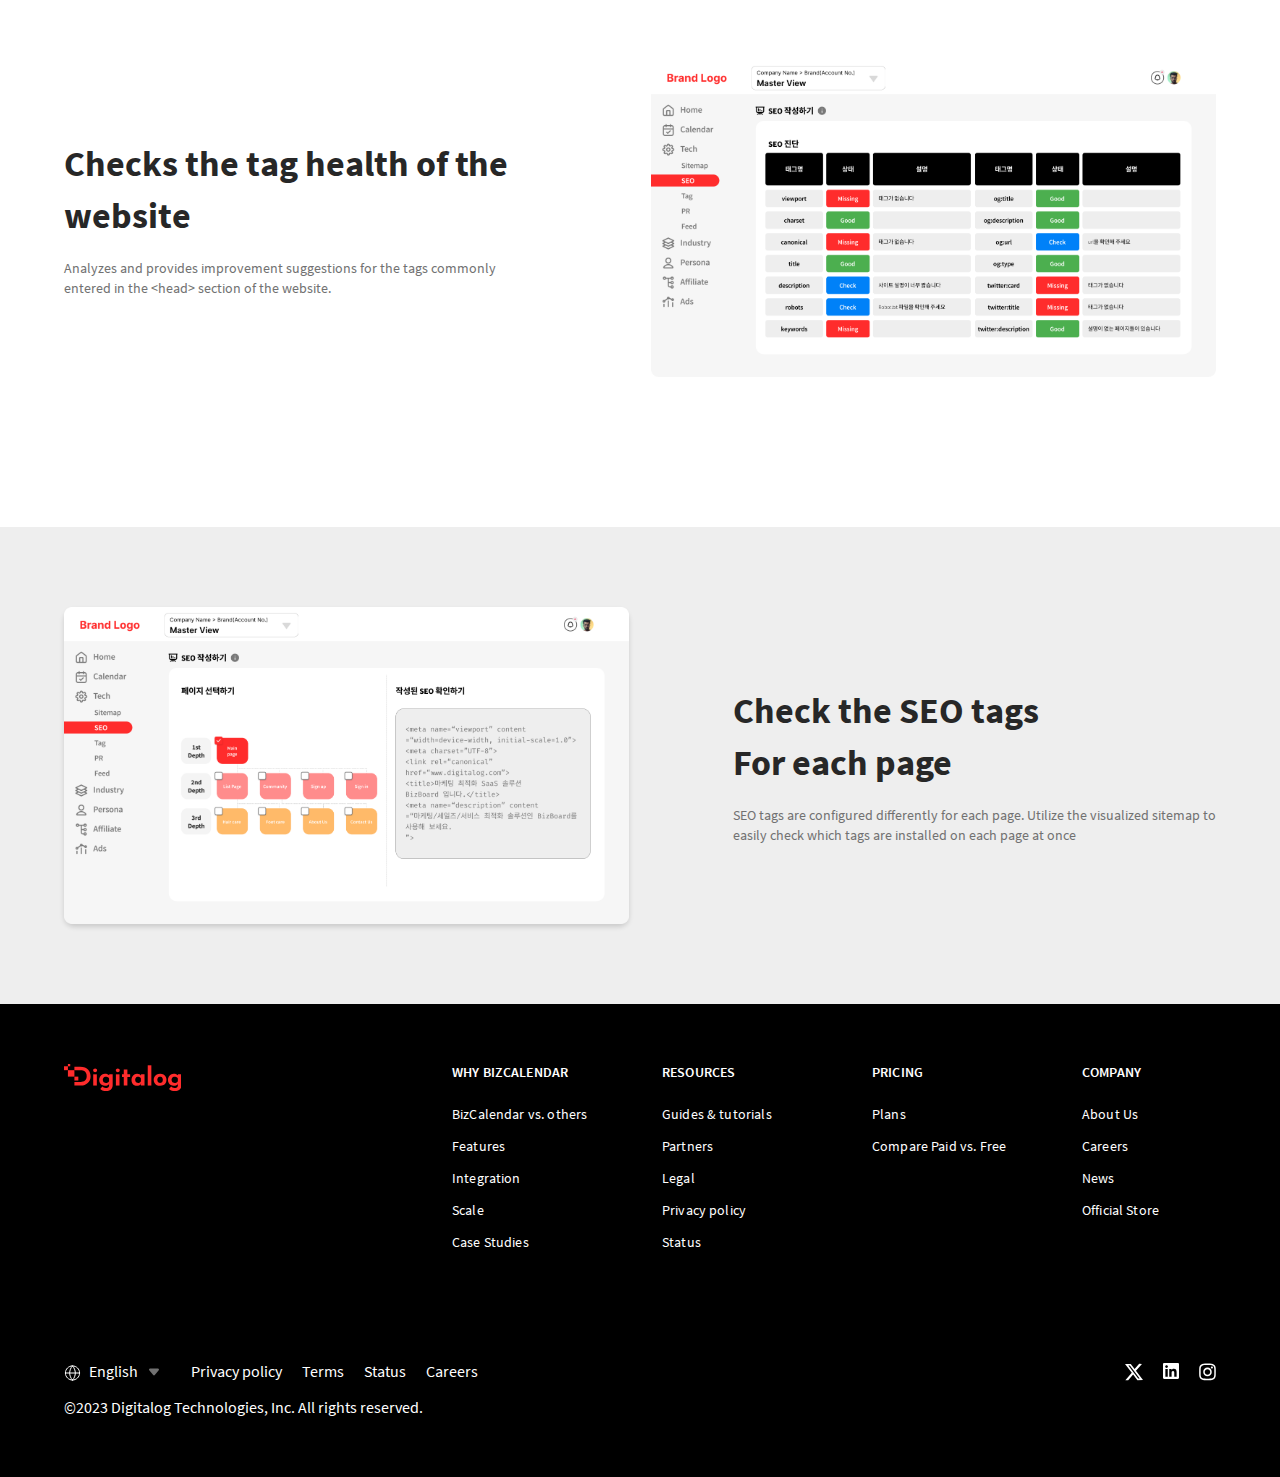
<file: features_seo.html>
<!doctype html>
<html lang="ko">
<head>
  <meta charset="UTF-8">
  <meta name="viewport" content="width=device-width, user-scalable=no, initial-scale=1.0, maximum-scale=1.0, minimum-scale=1.0">
  <meta http-equiv="X-UA-Compatible" content="ie=edge">
  <title>Digitalog</title>
  <link rel="stylesheet" href="css/base.css">
  <link rel="stylesheet" href="css/font.css">
  <link rel="stylesheet" href="css/style-mo.css">
  <link rel="stylesheet" href="css/style-pc.css">
  <link rel="icon" href="./favicon.ico" type="image/x-icon">
  <meta name="facebook-domain-verification" content="7e4bwjdlceiptqljla6mkzy3occl6h" />
  <meta name="google-site-verification" content="kCjbytnmvQgTpXsOpm91CAdFCs3YUJGLg8q10eDFqxQ" />
  <meta name="naver-site-verification" content="84fcd61e92160e270f4ce3f05bdb4f7b3bfef6d7" />
  <meta name="msvalidate.01" content="BC4C20B51E56CC5FF5815AD622ADD9DA" />
  <!-- Google Tag Manager -->
  <script>
    (function(w,d,s,l,i){w[l]=w[l]||[];w[l].push({'gtm.start':
          new Date().getTime(),event:'gtm.js'});var f=d.getElementsByTagName(s)[0],
        j=d.createElement(s),dl=l!='dataLayer'?'&l='+l:'';j.async=true;j.src=
        'https://www.googletagmanager.com/gtm.js?id='+i+dl;f.parentNode.insertBefore(j,f);
    })(window,document,'script','dataLayer','GTM-KWRW64XC');
  </script>
  <!-- Google Tag Manager (noscript) -->
  <noscript>
    <iframe src="https://www.googletagmanager.com/ns.html?id=GTM-KWRW64XC" height="0" width="0" style="display:none;visibility:hidden"></iframe>
  </noscript>
  <!-- End Google Tag Manager (noscript) -->
</head>
<body>
  <div class="container">
    <div class="wrap">

      <!-- s: common -->
      <header>
        <div class="header-wrap">
          <div class="header-inner">
            <h1><a href="/" class="btn">Digitalog</a></h1>
            <a class="gnb-open btn">gnb open</a>
          </div>

          <nav class="gnb-wrap nav-wrap">
            <ul>
              <li>
                <a class="depth-btn btn">Product</a>
                <div class="depth">
                  <div class="parts">
                    <a href="/product_biz.html" class="btn"><img src="images/mo/ico-gnb1.svg" alt=""> BizCalendar</a>
                    <a href="/product_web.html" class="btn"><img src="images/mo/ico-gnb2.svg" alt=""> Web Optimizer</a>
                    <a href="/product_ai.html" class="btn"><img src="images/mo/ico-gnb3.svg" alt=""> AI Persona</a>
                    <a href="#" class="btn"><img src="images/mo/ico-gnb4.svg" alt=""> Ads Planner</a>
                  </div>
                  <div class="parts">
                    <a href="#" class="btn">Templates Gallery</a>
                    <a href="#" class="btn">Case Studies</a>
                  </div>
                </div>
              </li>
              <li>
                <a class="depth-btn btn">Features</a>
                <div class="depth">
                  <div class="parts">
                    <p>CALENDARS</p>
                    <a href="/features_marketing.html" class="btn">Marketing Calendar</a>
                    <a href="#" class="btn">Trade Marketing Calendar</a>
                  </div>

                  <div class="parts">
                    <p>WEB OPTIMIZER</p>
                    <a href="/features_sitemap.html" class="btn">Sitemap</a>
                    <a href="/features_seo.html" class="btn">SEO</a>
                    <a href="/features_tag.html" class="btn">Tag (Pixel)</a>
                    <a href="/features_feed.html" class="btn">Feed (Product Catalog)</a>
                  </div>

                  <div class="parts">
                    <p>DATA</p>
                    <a href="#" class="btn">Data Connect</a>
                    <a href="#" class="btn">AI Persona</a>
                  </div>
                </div>
              </li>
              <li>
                <a class="depth-btn btn">Resources</a>
                <div class="depth">
                  <div class="parts">
                    <a href="#" class="btn">What’s New</a>
                    <a href="#" class="btn">Guides & Tutorials</a>
                    <a href="#" class="btn">Community</a>
                  </div>

                  <div class="parts">
                    <a href="#" class="btn">Blog</a>
                    <a href="#" class="btn">Events</a>
                    <a href="#" class="btn">Onboarding &<br class="web"> Consulting Services</a>
                  </div>

                  <div class="parts">
                    <a href="#" class="btn">App Directory</a>
                  </div>
                </div>
              </li>
              <li>
                <a class="depth-btn btn">Download</a>
                <div class="depth">
                  <div class="parts">
                    <a href="#" class="btn">iOS & Android</a>
                    <a href="#" class="btn">Mac & Windows</a>
                  </div>
                </div>
              </li>
              <li>
                <a href="/pricing.html" class="depth-btn btn">Pricing</a>
              </li>
            </ul>
            <div class="bottom">
              <a class="btn start red">Get started!</a>
              <a class="btn login gray-line">Log in</a>
            </div>
          </nav>
        </div>
      </header>
      <!-- e: common -->


      <!-- s: features seo -->
      <section class="seo">
        <article class="top">
          <div class="cont">
            <p class="sub-tit">SEO</p>
            <h3>Generative AI<br class="mo"> writes<br class="web"> SEO code</h3>
            <p class="txt">
              Generative AI generates code for optimal SEO<br class="mo"> even if you don't have coding<br class="web">
              knowledge.
            </p>
          </div>

          <div class="vis-box">
            <img src="images/mo/seo1.png" alt="" class="vis-img">
          </div>
        </article>

        <article class="seo2">
          <div class="cont">
            <h4>Try checking the health of the<br> SEO using generative AI</h4>
            <p class="txt">
              Generative AI checks the health of your website's SEO tags and provides<br class="web">
              improvement suggestions even if you're not familiar with coding.
            </p>
          </div>

          <div class="vis-box">
            <img src="images/mo/seo2.png" alt="" class="vis-img">
          </div>

        </article>

        <article class="seo3">
          <div class="cont">
            <h4>Select a page and input<br> the desired text</h4>
            <p class="txt">
              Select a page and simply input the text into the blank space; generative AI will<br class="web">
              automatically generate SEO tags for you.<br>
              Copy and paste as is for complete SEO.
            </p>
          </div>

          <div class="vis-box">
            <img src="images/mo/seo3.png" alt="" class="vis-img">
          </div>
        </article>

        <article class="seo4">
          <div class="cont">
            <h4>Checks the tag health of<br class="mo"> the<br class="web"> website</h4>
            <p class="txt">
              Analyzes and provides improvement suggestions for the tags commonly <br class="web">
              entered in the &#60;head&#62; section of the website.
            </p>
          </div>

          <div class="vis-box">
            <img src="images/mo/seo4.png" alt="" class="vis-img">
          </div>
        </article>

        <article class="seo5">
          <div class="cont">
            <h4>Check the SEO tags<br> For each page</h4>
            <p class="txt">
              SEO tags are configured differently for<br class="mo"> each page. Utilize the visualized sitemap to<br class="web">
              easily check which tags are installed on each page at once
            </p>
          </div>

          <div class="vis-box">
            <img src="images/mo/seo5.png" alt="" class="vis-img">
          </div>
        </article>

      </section>
      <!-- e: features seo -->


      <!-- s: footer -->
      <footer>
        <div class="footer-inner">
          <div class="ft-top">
            <h1><a href="/" class="btn">Digitalog</a></h1>
            <nav class="fnb-wrap nav-wrap">
              <ul>
                <li>
                  <a href="#" class="depth-btn btn">WHY BIZCALENDAR</a>
                  <div class="depth">
                    <a href="#" class="btn">BizCalendar vs. others</a>
                    <a href="#" class="btn">Features</a>
                    <a href="#" class="btn">Integration</a>
                    <a href="#" class="btn">Scale</a>
                    <a href="#" class="btn">Case Studies</a>
                  </div>
                </li>
                <li>
                  <a href="#" class="depth-btn btn">RESOURCES</a>
                  <div class="depth">
                    <a href="#" class="btn">Guides & tutorials</a>
                    <a href="#" class="btn">Partners</a>
                    <a href="#" class="btn">Legal</a>
                    <a href="#" class="btn">Privacy policy</a>
                    <a href="#" class="btn">Status</a>
                  </div>
                </li>
                <li>
                  <a href="#" class="depth-btn btn">PRICING</a>
                  <div class="depth">
                    <a href="#" class="btn">Plans</a>
                    <a href="#" class="btn">Compare Paid vs. Free</a>
                  </div>
                </li>
                <li>
                  <a href="#" class="depth-btn btn">COMPANY</a>
                  <div class="depth">
                    <a href="#" class="btn">About Us</a>
                    <a href="#" class="btn">Careers</a>
                    <a href="#" class="btn">News</a>
                    <a href="#" class="btn">Official Store</a>
                  </div>
                </li>
              </ul>
            </nav>
          </div>

          <div class="ft-bott">
            <div class="ft-bott-inner">
              <div class="lang">
                <a class="btn change-btn"><img src="images/mo/ico-globe.svg" alt="">English</a>
              </div>
              <div class="ft-list">
                <a href="#" class="btn">Privacy policy</a>
                <a href="#" class="btn">Terms</a>
                <a href="#" class="btn">Status</a>
                <a href="#" class="btn">Careers</a>
              </div>
            </div>
            <div class="sns">
              <a class="btn tw" href="https://twitter.com/Digitalog_inc" target="_blank">twitter</a>
              <a class="btn in" href="https://www.linkedin.com/company/92621490" target="_blank">linked</a>
              <a class="btn ig" href="https://www.instagram.com/digitalog.ai/" target="_blank">instagram</a>
            </div>
          </div>
          <p class="copy">©2023 Digitalog Technologies, Inc. All rights reserved.</p>
        </div>
      </footer>
      <!-- e: footer -->
    </div>
  </div>

  <!-- s: popup lang -->
  <div class="popup lang-pop">
    <div class="dim"></div>
    <div class="inner">
      <a class="close">닫기</a>

      <p class="title">Change languages</p>
      <p class="text">Selecting a different language will change<br class="mo"> the contents from us.</p>

      <ul class="region">
        <li>
          <p class="tit">AMERICAS</p>
          <a class="btn">Latinoamerica (español)</a>
          <a class="btn">Brasil (Portugues)</a>
          <a class="btn">United States (English)</a>
        </li>
        <li>
          <p class="tit">ASIA PACIFIC</p>
          <a class="btn">Vietnam (Vietnamese)</a>
          <a class="btn">日本 (日本語)</a>
          <a class="btn">대한민국 (한국어)</a>
          <a class="btn">简体中文</a>
          <a class="btn">繁體中文</a>
        </li>
        <li>
          <p class="tit">EUROPE</p>
          <a class="btn">Deutschland (Deutsch)</a>
          <a class="btn">España (Español)</a>
          <a class="btn">France (Français)</a>
          <a class="btn">Italia (Italiano)</a>
          <a class="btn">United Kingdom (English)</a>
        </li>
      </ul>
    </div>
  </div>
  <!-- e: popup lang -->

  <script src="js/common.js"></script>
</body>
</html>
</file>
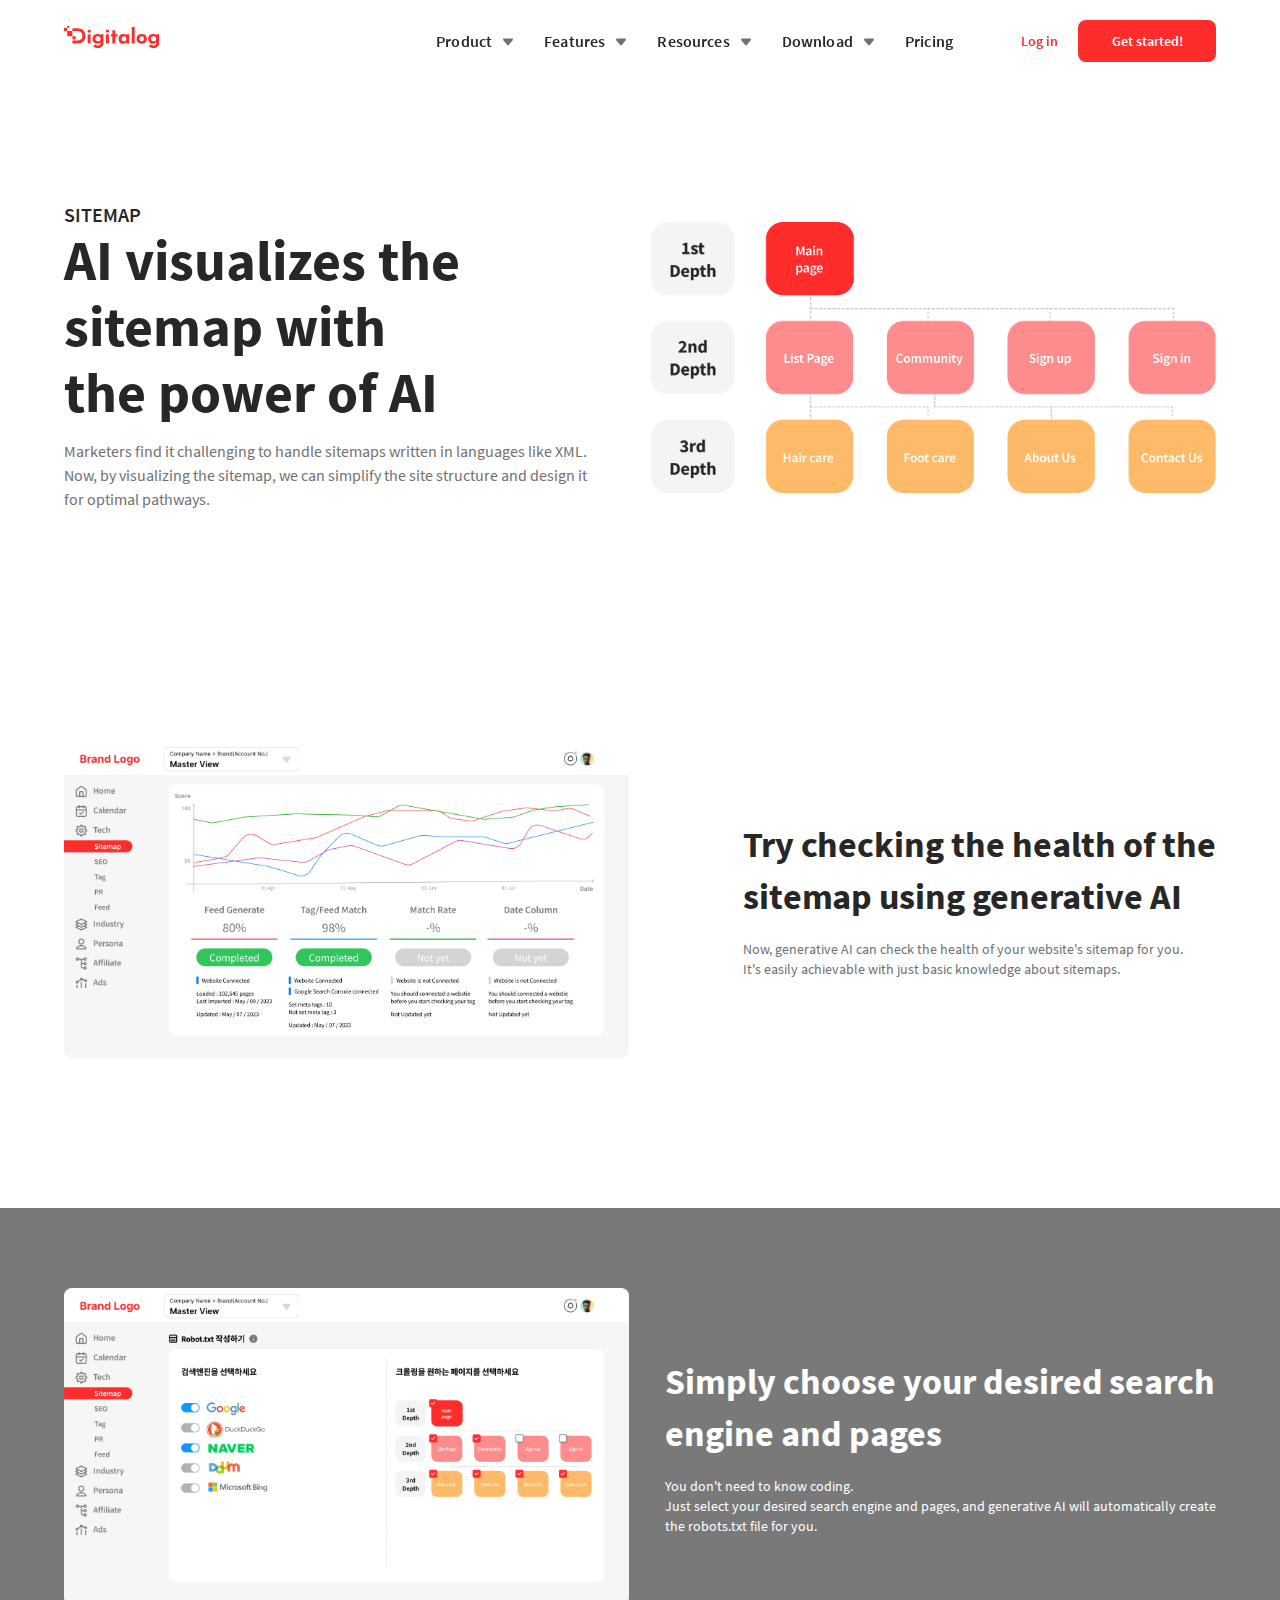
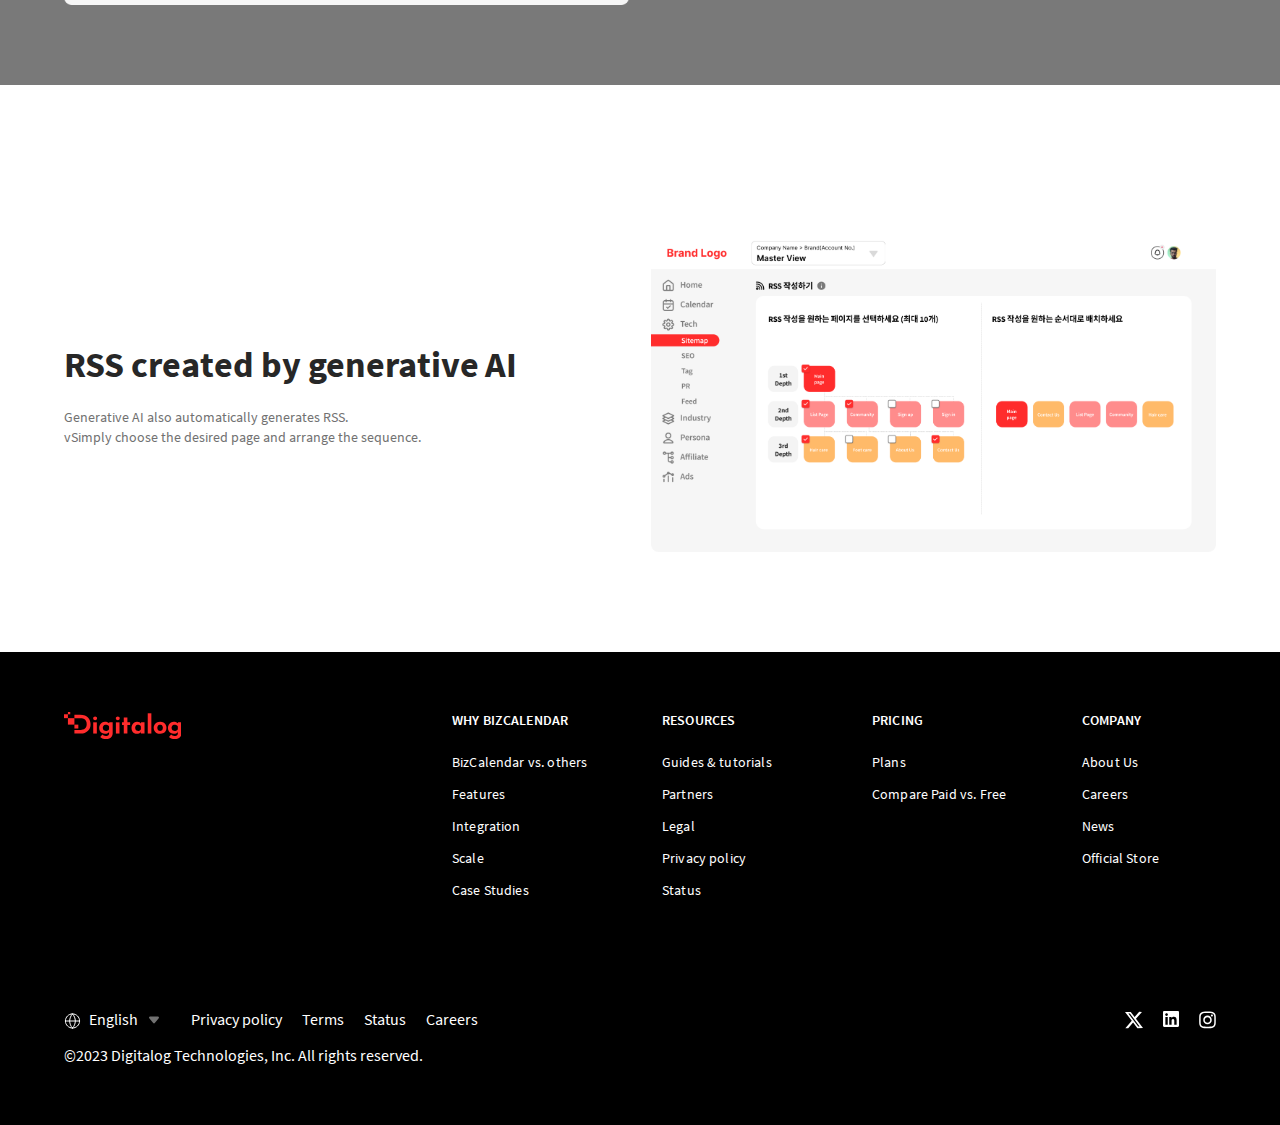
<file: features_sitemap.html>
<!doctype html>
<html lang="ko">
<head>
  <meta charset="UTF-8">
  <meta name="viewport" content="width=device-width, user-scalable=no, initial-scale=1.0, maximum-scale=1.0, minimum-scale=1.0">
  <meta http-equiv="X-UA-Compatible" content="ie=edge">
  <title>Digitalog</title>
  <link rel="stylesheet" href="css/base.css">
  <link rel="stylesheet" href="css/font.css">
  <link rel="stylesheet" href="css/style-mo.css">
  <link rel="stylesheet" href="css/style-pc.css">
  <link rel="icon" href="./favicon.ico" type="image/x-icon">
  <meta name="facebook-domain-verification" content="7e4bwjdlceiptqljla6mkzy3occl6h" />
  <meta name="google-site-verification" content="kCjbytnmvQgTpXsOpm91CAdFCs3YUJGLg8q10eDFqxQ" />
  <meta name="naver-site-verification" content="84fcd61e92160e270f4ce3f05bdb4f7b3bfef6d7" />
  <meta name="msvalidate.01" content="BC4C20B51E56CC5FF5815AD622ADD9DA" />
  <!-- Google Tag Manager -->
  <script>
    (function(w,d,s,l,i){w[l]=w[l]||[];w[l].push({'gtm.start':
          new Date().getTime(),event:'gtm.js'});var f=d.getElementsByTagName(s)[0],
        j=d.createElement(s),dl=l!='dataLayer'?'&l='+l:'';j.async=true;j.src=
        'https://www.googletagmanager.com/gtm.js?id='+i+dl;f.parentNode.insertBefore(j,f);
    })(window,document,'script','dataLayer','GTM-KWRW64XC');
  </script>
  <!-- Google Tag Manager (noscript) -->
  <noscript>
    <iframe src="https://www.googletagmanager.com/ns.html?id=GTM-KWRW64XC" height="0" width="0" style="display:none;visibility:hidden"></iframe>
  </noscript>
  <!-- End Google Tag Manager (noscript) -->
</head>
<body>
  <div class="container">
    <div class="wrap">

      <!-- s: common -->
      <header>
        <div class="header-wrap">
          <div class="header-inner">
            <h1><a href="/" class="btn">Digitalog</a></h1>
            <a class="gnb-open btn">gnb open</a>
          </div>

          <nav class="gnb-wrap nav-wrap">
            <ul>
              <li>
                <a class="depth-btn btn">Product</a>
                <div class="depth">
                  <div class="parts">
                    <a href="/product_biz.html" class="btn"><img src="images/mo/ico-gnb1.svg" alt=""> BizCalendar</a>
                    <a href="/product_web.html" class="btn"><img src="images/mo/ico-gnb2.svg" alt=""> Web Optimizer</a>
                    <a href="/product_ai.html" class="btn"><img src="images/mo/ico-gnb3.svg" alt=""> AI Persona</a>
                    <a href="#" class="btn"><img src="images/mo/ico-gnb4.svg" alt=""> Ads Planner</a>
                  </div>
                  <div class="parts">
                    <a href="#" class="btn">Templates Gallery</a>
                    <a href="#" class="btn">Case Studies</a>
                  </div>
                </div>
              </li>
              <li>
                <a class="depth-btn btn">Features</a>
                <div class="depth">
                  <div class="parts">
                    <p>CALENDARS</p>
                    <a href="/features_marketing.html" class="btn">Marketing Calendar</a>
                    <a href="#" class="btn">Trade Marketing Calendar</a>
                  </div>

                  <div class="parts">
                    <p>WEB OPTIMIZER</p>
                    <a href="/features_sitemap.html" class="btn">Sitemap</a>
                    <a href="/features_seo.html" class="btn">SEO</a>
                    <a href="/features_tag.html" class="btn">Tag (Pixel)</a>
                    <a href="/features_feed.html" class="btn">Feed (Product Catalog)</a>
                  </div>

                  <div class="parts">
                    <p>DATA</p>
                    <a href="#" class="btn">Data Connect</a>
                    <a href="#" class="btn">AI Persona</a>
                  </div>
                </div>
              </li>
              <li>
                <a class="depth-btn btn">Resources</a>
                <div class="depth">
                  <div class="parts">
                    <a href="#" class="btn">What’s New</a>
                    <a href="#" class="btn">Guides & Tutorials</a>
                    <a href="#" class="btn">Community</a>
                  </div>

                  <div class="parts">
                    <a href="#" class="btn">Blog</a>
                    <a href="#" class="btn">Events</a>
                    <a href="#" class="btn">Onboarding &<br class="web"> Consulting Services</a>
                  </div>

                  <div class="parts">
                    <a href="#" class="btn">App Directory</a>
                  </div>
                </div>
              </li>
              <li>
                <a class="depth-btn btn">Download</a>
                <div class="depth">
                  <div class="parts">
                    <a href="#" class="btn">iOS & Android</a>
                    <a href="#" class="btn">Mac & Windows</a>
                  </div>
                </div>
              </li>
              <li>
                <a href="/pricing.html" class="depth-btn btn">Pricing</a>
              </li>
            </ul>
            <div class="bottom">
              <a class="btn start red">Get started!</a>
              <a class="btn login gray-line">Log in</a>
            </div>
          </nav>
        </div>
      </header>
      <!-- e: common -->


      <!-- s: features sitemap -->
      <section class="sitemap">
        <article class="top">
          <div class="cont">
            <p class="sub-tit">SITEMAP</p>
            <h3>AI visualizes the<br class="web"> sitemap<br class="mo"> with<br class="web"> the power of AI</h3>
            <p class="txt">
              Marketers find it challenging to handle sitemaps written in<br class="mo"> languages like XML.<br class="web">
              Now, by visualizing the sitemap, we can<br class="mo"> simplify the site structure and design it<br class="web">
              for optimal pathways.
            </p>
          </div>

          <div class="vis-box">
            <img src="images/mo/site1.png" alt="" class="vis-img">
          </div>
        </article>

        <article class="site2">
          <div class="cont">
            <h4>Try checking the health of the<br class="web"> sitemap using generative AI</h4>
            <p class="txt">
              Now, generative AI can check the health of your website's sitemap for you.<br class="web">
              It's easily achievable with just basic knowledge about sitemaps.
            </p>
          </div>

          <div class="vis-box">
            <img src="images/mo/site2.png" alt="" class="vis-img">
          </div>

        </article>

        <article class="site3">
          <div class="cont">
            <h4>Simply choose your desired search<br class="web"> engine and pages</h4>
            <p class="txt">
              You don't need to know coding.<br>
              Just select your desired search engine and pages, and generative AI will automatically create<br class="web">
              the robots.txt file for you.
            </p>
          </div>

          <div class="vis-box">
            <img src="images/mo/site3.png" alt="" class="vis-img">
          </div>
        </article>

        <article class="site4">
          <div class="cont">
            <h4>RSS created by generative AI</h4>
            <p class="txt">
              Generative AI also automatically generates RSS.<br>
              vSimply choose the desired page and arrange the sequence.
            </p>
          </div>

          <div class="vis-box">
            <img src="images/mo/site4.png" alt="" class="vis-img">
          </div>
        </article>

      </section>
      <!-- e: features sitemap -->


      <!-- s: footer -->
      <footer>
        <div class="footer-inner">
          <div class="ft-top">
            <h1><a href="/" class="btn">Digitalog</a></h1>
            <nav class="fnb-wrap nav-wrap">
              <ul>
                <li>
                  <a href="#" class="depth-btn btn">WHY BIZCALENDAR</a>
                  <div class="depth">
                    <a href="#" class="btn">BizCalendar vs. others</a>
                    <a href="#" class="btn">Features</a>
                    <a href="#" class="btn">Integration</a>
                    <a href="#" class="btn">Scale</a>
                    <a href="#" class="btn">Case Studies</a>
                  </div>
                </li>
                <li>
                  <a href="#" class="depth-btn btn">RESOURCES</a>
                  <div class="depth">
                    <a href="#" class="btn">Guides & tutorials</a>
                    <a href="#" class="btn">Partners</a>
                    <a href="#" class="btn">Legal</a>
                    <a href="#" class="btn">Privacy policy</a>
                    <a href="#" class="btn">Status</a>
                  </div>
                </li>
                <li>
                  <a href="#" class="depth-btn btn">PRICING</a>
                  <div class="depth">
                    <a href="#" class="btn">Plans</a>
                    <a href="#" class="btn">Compare Paid vs. Free</a>
                  </div>
                </li>
                <li>
                  <a href="#" class="depth-btn btn">COMPANY</a>
                  <div class="depth">
                    <a href="#" class="btn">About Us</a>
                    <a href="#" class="btn">Careers</a>
                    <a href="#" class="btn">News</a>
                    <a href="#" class="btn">Official Store</a>
                  </div>
                </li>
              </ul>
            </nav>
          </div>

          <div class="ft-bott">
            <div class="ft-bott-inner">
              <div class="lang">
                <a class="btn change-btn"><img src="images/mo/ico-globe.svg" alt="">English</a>
              </div>
              <div class="ft-list">
                <a href="#" class="btn">Privacy policy</a>
                <a href="#" class="btn">Terms</a>
                <a href="#" class="btn">Status</a>
                <a href="#" class="btn">Careers</a>
              </div>
            </div>
            <div class="sns">
              <a class="btn tw" href="https://twitter.com/Digitalog_inc" target="_blank">twitter</a>
              <a class="btn in" href="https://www.linkedin.com/company/92621490" target="_blank">linked</a>
              <a class="btn ig" href="https://www.instagram.com/digitalog.ai/" target="_blank">instagram</a>
            </div>
          </div>
          <p class="copy">©2023 Digitalog Technologies, Inc. All rights reserved.</p>
        </div>
      </footer>
      <!-- e: footer -->
    </div>
  </div>

  <!-- s: popup lang -->
  <div class="popup lang-pop">
    <div class="dim"></div>
    <div class="inner">
      <a class="close">닫기</a>

      <p class="title">Change languages</p>
      <p class="text">Selecting a different language will change<br class="mo"> the contents from us.</p>

      <ul class="region">
        <li>
          <p class="tit">AMERICAS</p>
          <a class="btn">Latinoamerica (español)</a>
          <a class="btn">Brasil (Portugues)</a>
          <a class="btn">United States (English)</a>
        </li>
        <li>
          <p class="tit">ASIA PACIFIC</p>
          <a class="btn">Vietnam (Vietnamese)</a>
          <a class="btn">日本 (日本語)</a>
          <a class="btn">대한민국 (한국어)</a>
          <a class="btn">简体中文</a>
          <a class="btn">繁體中文</a>
        </li>
        <li>
          <p class="tit">EUROPE</p>
          <a class="btn">Deutschland (Deutsch)</a>
          <a class="btn">España (Español)</a>
          <a class="btn">France (Français)</a>
          <a class="btn">Italia (Italiano)</a>
          <a class="btn">United Kingdom (English)</a>
        </li>
      </ul>
    </div>
  </div>
  <!-- e: popup lang -->

  <script src="js/common.js"></script>
</body>
</html>
</file>
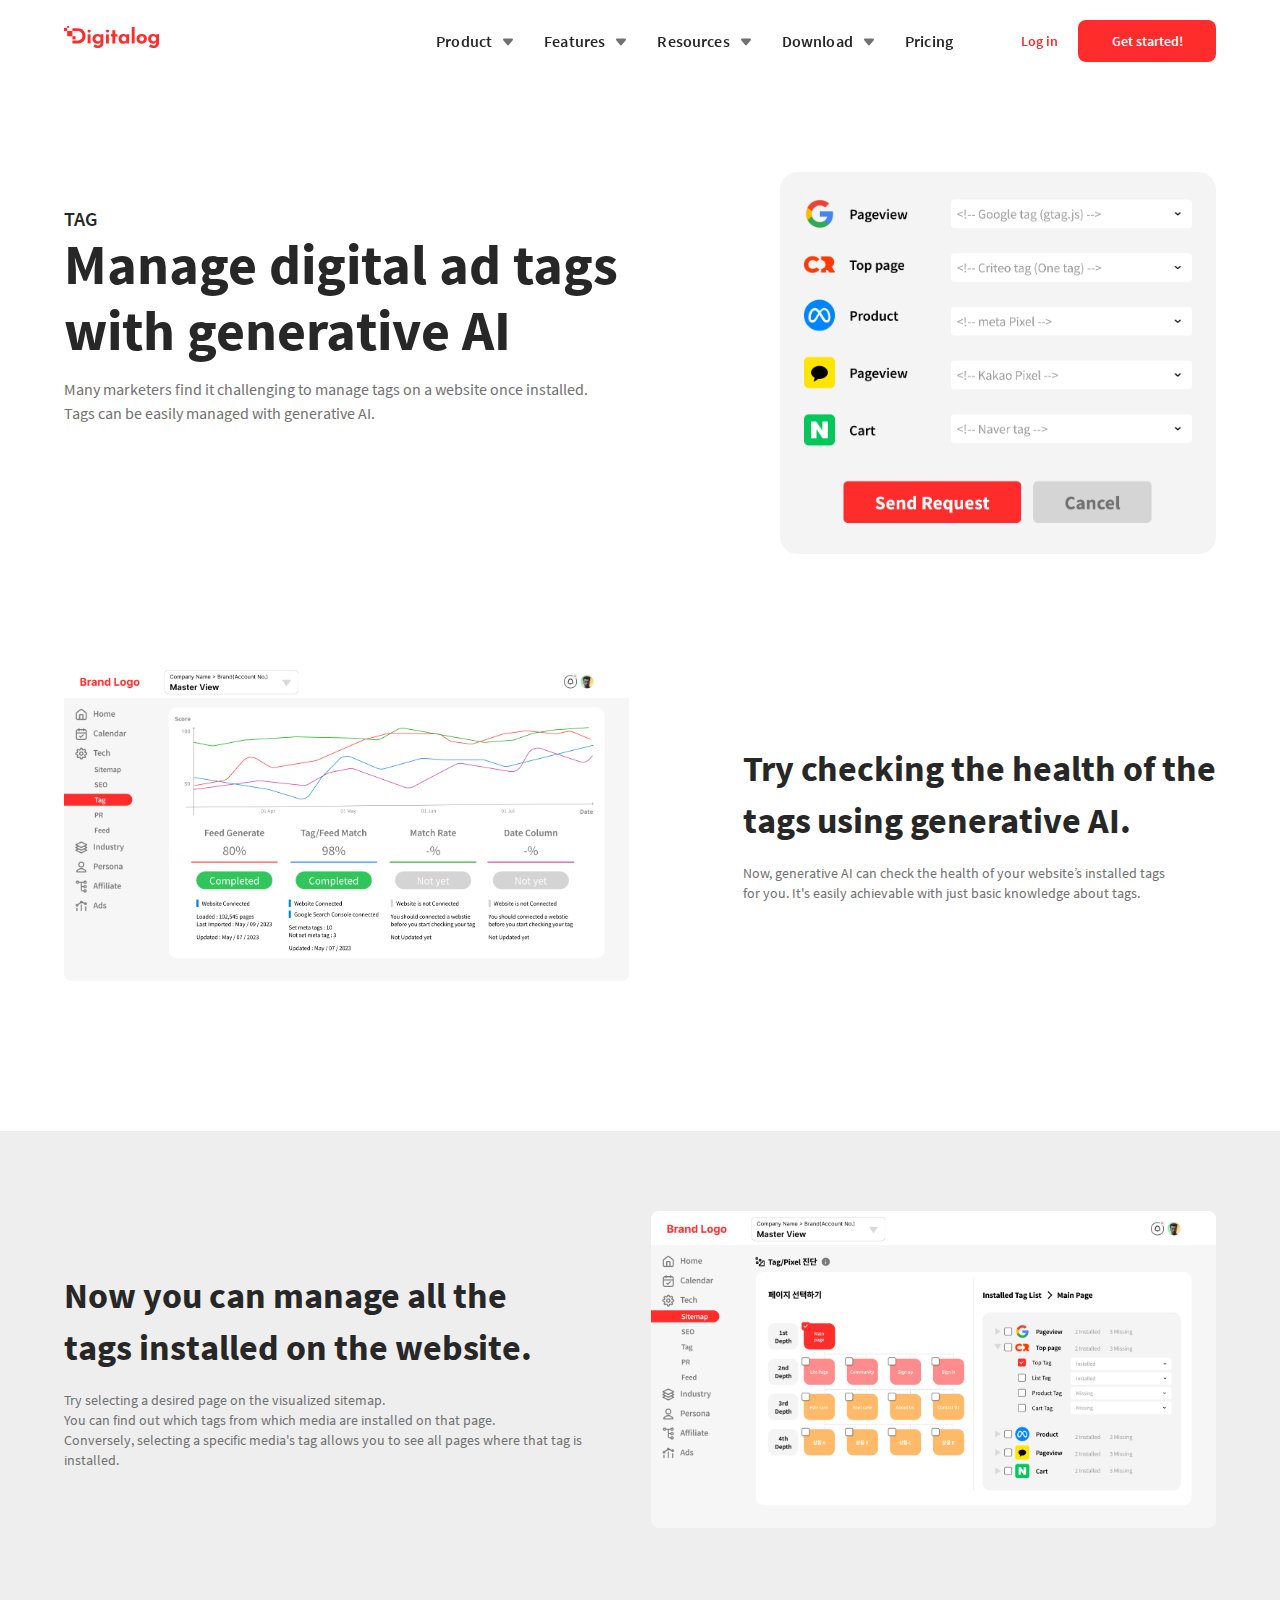
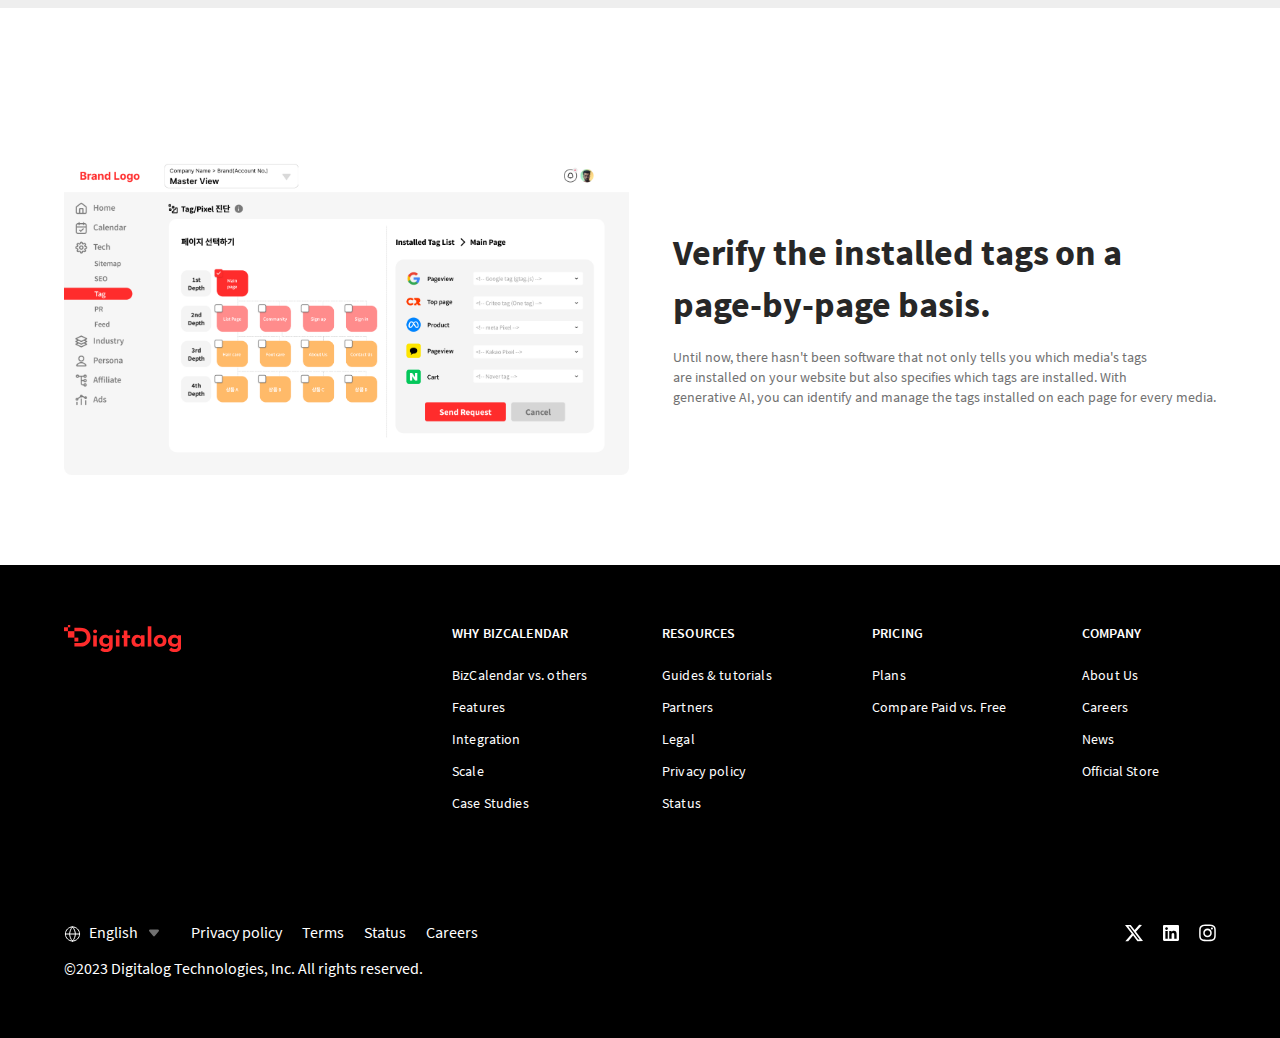
<file: features_tag.html>
<!doctype html>
<html lang="ko">
<head>
  <meta charset="UTF-8">
  <meta name="viewport" content="width=device-width, user-scalable=no, initial-scale=1.0, maximum-scale=1.0, minimum-scale=1.0">
  <meta http-equiv="X-UA-Compatible" content="ie=edge">
  <title>Digitalog</title>
  <link rel="stylesheet" href="css/base.css">
  <link rel="stylesheet" href="css/font.css">
  <link rel="stylesheet" href="css/style-mo.css">
  <link rel="stylesheet" href="css/style-pc.css">
  <link rel="icon" href="./favicon.ico" type="image/x-icon">
  <meta name="facebook-domain-verification" content="7e4bwjdlceiptqljla6mkzy3occl6h" />
  <meta name="google-site-verification" content="kCjbytnmvQgTpXsOpm91CAdFCs3YUJGLg8q10eDFqxQ" />
  <meta name="naver-site-verification" content="84fcd61e92160e270f4ce3f05bdb4f7b3bfef6d7" />
  <meta name="msvalidate.01" content="BC4C20B51E56CC5FF5815AD622ADD9DA" />
  <!-- Google Tag Manager -->
  <script>
    (function(w,d,s,l,i){w[l]=w[l]||[];w[l].push({'gtm.start':
          new Date().getTime(),event:'gtm.js'});var f=d.getElementsByTagName(s)[0],
        j=d.createElement(s),dl=l!='dataLayer'?'&l='+l:'';j.async=true;j.src=
        'https://www.googletagmanager.com/gtm.js?id='+i+dl;f.parentNode.insertBefore(j,f);
    })(window,document,'script','dataLayer','GTM-KWRW64XC');
  </script>
  <!-- Google Tag Manager (noscript) -->
  <noscript>
    <iframe src="https://www.googletagmanager.com/ns.html?id=GTM-KWRW64XC" height="0" width="0" style="display:none;visibility:hidden"></iframe>
  </noscript>
  <!-- End Google Tag Manager (noscript) -->
</head>
<body>
  <div class="container">
    <div class="wrap">

      <!-- s: common -->
      <header>
        <div class="header-wrap">
          <div class="header-inner">
            <h1><a href="/" class="btn">Digitalog</a></h1>
            <a class="gnb-open btn">gnb open</a>
          </div>

          <nav class="gnb-wrap nav-wrap">
            <ul>
              <li>
                <a class="depth-btn btn">Product</a>
                <div class="depth">
                  <div class="parts">
                    <a href="/product_biz.html" class="btn"><img src="images/mo/ico-gnb1.svg" alt=""> BizCalendar</a>
                    <a href="/product_web.html" class="btn"><img src="images/mo/ico-gnb2.svg" alt=""> Web Optimizer</a>
                    <a href="/product_ai.html" class="btn"><img src="images/mo/ico-gnb3.svg" alt=""> AI Persona</a>
                    <a href="#" class="btn"><img src="images/mo/ico-gnb4.svg" alt=""> Ads Planner</a>
                  </div>
                  <div class="parts">
                    <a href="#" class="btn">Templates Gallery</a>
                    <a href="#" class="btn">Case Studies</a>
                  </div>
                </div>
              </li>
              <li>
                <a class="depth-btn btn">Features</a>
                <div class="depth">
                  <div class="parts">
                    <p>CALENDARS</p>
                    <a href="/features_marketing.html" class="btn">Marketing Calendar</a>
                    <a href="#" class="btn">Trade Marketing Calendar</a>
                  </div>

                  <div class="parts">
                    <p>WEB OPTIMIZER</p>
                    <a href="/features_sitemap.html" class="btn">Sitemap</a>
                    <a href="/features_seo.html" class="btn">SEO</a>
                    <a href="/features_tag.html" class="btn">Tag (Pixel)</a>
                    <a href="/features_feed.html" class="btn">Feed (Product Catalog)</a>
                  </div>

                  <div class="parts">
                    <p>DATA</p>
                    <a href="#" class="btn">Data Connect</a>
                    <a href="#" class="btn">AI Persona</a>
                  </div>
                </div>
              </li>
              <li>
                <a class="depth-btn btn">Resources</a>
                <div class="depth">
                  <div class="parts">
                    <a href="#" class="btn">What’s New</a>
                    <a href="#" class="btn">Guides & Tutorials</a>
                    <a href="#" class="btn">Community</a>
                  </div>

                  <div class="parts">
                    <a href="#" class="btn">Blog</a>
                    <a href="#" class="btn">Events</a>
                    <a href="#" class="btn">Onboarding &<br class="web"> Consulting Services</a>
                  </div>

                  <div class="parts">
                    <a href="#" class="btn">App Directory</a>
                  </div>
                </div>
              </li>
              <li>
                <a class="depth-btn btn">Download</a>
                <div class="depth">
                  <div class="parts">
                    <a href="#" class="btn">iOS & Android</a>
                    <a href="#" class="btn">Mac & Windows</a>
                  </div>
                </div>
              </li>
              <li>
                <a href="/pricing.html" class="depth-btn btn">Pricing</a>
              </li>
            </ul>
            <div class="bottom">
              <a class="btn start red">Get started!</a>
              <a class="btn login gray-line">Log in</a>
            </div>
          </nav>
        </div>
      </header>
      <!-- e: common -->


      <!-- s: features tag -->
      <section class="tag">
        <article class="top">
          <div class="cont">
            <p class="sub-tit">TAG</p>
            <h3>Manage digital ad tags<br> with generative AI</h3>
            <p class="txt">
              Many marketers find it challenging to manage tags<br class="mo"> on a website once installed.<br>
              Tags can be easily managed with generative AI.
            </p>
          </div>

          <div class="vis-box">
            <img src="images/mo/tag1.png" alt="" class="vis-img">
          </div>
        </article>

        <article class="tag2">
          <div class="cont">
            <h4>Try checking the health of the<br> tags using generative AI.</h4>
            <p class="txt">
              Now, generative AI can check the health of your website’s installed tags<br class="web">
              for you. It's easily achievable with just basic knowledge about tags.
            </p>
          </div>

          <div class="vis-box">
            <img src="images/mo/tag2.png" alt="" class="vis-img">
          </div>

        </article>

        <article class="tag3">
          <div class="cont">
            <h4>Now you can manage all the<br> tags installed on the website.</h4>
            <p class="txt">
              Try selecting a desired page on the visualized sitemap.<br class="web">
              You can find out which tags from which media are installed on that page.<br class="web">
              Conversely, selecting a specific media's tag allows you to see all pages where that tag is<br class="web">
              installed.
            </p>
          </div>

          <div class="vis-box">
            <img src="images/mo/tag3.png" alt="" class="vis-img">
          </div>
        </article>

        <article class="tag4">
          <div class="cont">
            <h4>Verify the installed tags on a<br class="web"> page-by-page basis.</h4>
            <p class="txt">
              Until now, there hasn't been software that not only tells you which media's tags<br class="web">
              are installed on your website but also specifies which tags are installed. With<br class="web">
              generative AI, you can identify and manage the tags installed on each page for every media.
            </p>
          </div>

          <div class="vis-box">
            <img src="images/mo/tag4.png" alt="" class="vis-img">
          </div>
        </article>

      </section>
      <!-- e: features tag -->


      <!-- s: footer -->
      <footer>
        <div class="footer-inner">
          <div class="ft-top">
            <h1><a href="/" class="btn">Digitalog</a></h1>
            <nav class="fnb-wrap nav-wrap">
              <ul>
                <li>
                  <a href="#" class="depth-btn btn">WHY BIZCALENDAR</a>
                  <div class="depth">
                    <a href="#" class="btn">BizCalendar vs. others</a>
                    <a href="#" class="btn">Features</a>
                    <a href="#" class="btn">Integration</a>
                    <a href="#" class="btn">Scale</a>
                    <a href="#" class="btn">Case Studies</a>
                  </div>
                </li>
                <li>
                  <a href="#" class="depth-btn btn">RESOURCES</a>
                  <div class="depth">
                    <a href="#" class="btn">Guides & tutorials</a>
                    <a href="#" class="btn">Partners</a>
                    <a href="#" class="btn">Legal</a>
                    <a href="#" class="btn">Privacy policy</a>
                    <a href="#" class="btn">Status</a>
                  </div>
                </li>
                <li>
                  <a href="#" class="depth-btn btn">PRICING</a>
                  <div class="depth">
                    <a href="#" class="btn">Plans</a>
                    <a href="#" class="btn">Compare Paid vs. Free</a>
                  </div>
                </li>
                <li>
                  <a href="#" class="depth-btn btn">COMPANY</a>
                  <div class="depth">
                    <a href="#" class="btn">About Us</a>
                    <a href="#" class="btn">Careers</a>
                    <a href="#" class="btn">News</a>
                    <a href="#" class="btn">Official Store</a>
                  </div>
                </li>
              </ul>
            </nav>
          </div>

          <div class="ft-bott">
            <div class="ft-bott-inner">
              <div class="lang">
                <a class="btn change-btn"><img src="images/mo/ico-globe.svg" alt="">English</a>
              </div>
              <div class="ft-list">
                <a href="#" class="btn">Privacy policy</a>
                <a href="#" class="btn">Terms</a>
                <a href="#" class="btn">Status</a>
                <a href="#" class="btn">Careers</a>
              </div>
            </div>
            <div class="sns">
              <a class="btn tw" href="https://twitter.com/Digitalog_inc" target="_blank">twitter</a>
              <a class="btn in" href="https://www.linkedin.com/company/92621490" target="_blank">linked</a>
              <a class="btn ig" href="https://www.instagram.com/digitalog.ai/" target="_blank">instagram</a>
            </div>
          </div>
          <p class="copy">©2023 Digitalog Technologies, Inc. All rights reserved.</p>
        </div>
      </footer>
      <!-- e: footer -->
    </div>
  </div>

  <!-- s: popup lang -->
  <div class="popup lang-pop">
    <div class="dim"></div>
    <div class="inner">
      <a class="close">닫기</a>

      <p class="title">Change languages</p>
      <p class="text">Selecting a different language will change<br class="mo"> the contents from us.</p>

      <ul class="region">
        <li>
          <p class="tit">AMERICAS</p>
          <a class="btn">Latinoamerica (español)</a>
          <a class="btn">Brasil (Portugues)</a>
          <a class="btn">United States (English)</a>
        </li>
        <li>
          <p class="tit">ASIA PACIFIC</p>
          <a class="btn">Vietnam (Vietnamese)</a>
          <a class="btn">日本 (日本語)</a>
          <a class="btn">대한민국 (한국어)</a>
          <a class="btn">简体中文</a>
          <a class="btn">繁體中文</a>
        </li>
        <li>
          <p class="tit">EUROPE</p>
          <a class="btn">Deutschland (Deutsch)</a>
          <a class="btn">España (Español)</a>
          <a class="btn">France (Français)</a>
          <a class="btn">Italia (Italiano)</a>
          <a class="btn">United Kingdom (English)</a>
        </li>
      </ul>
    </div>
  </div>
  <!-- e: popup lang -->

  <script src="js/common.js"></script>
</body>
</html>
</file>
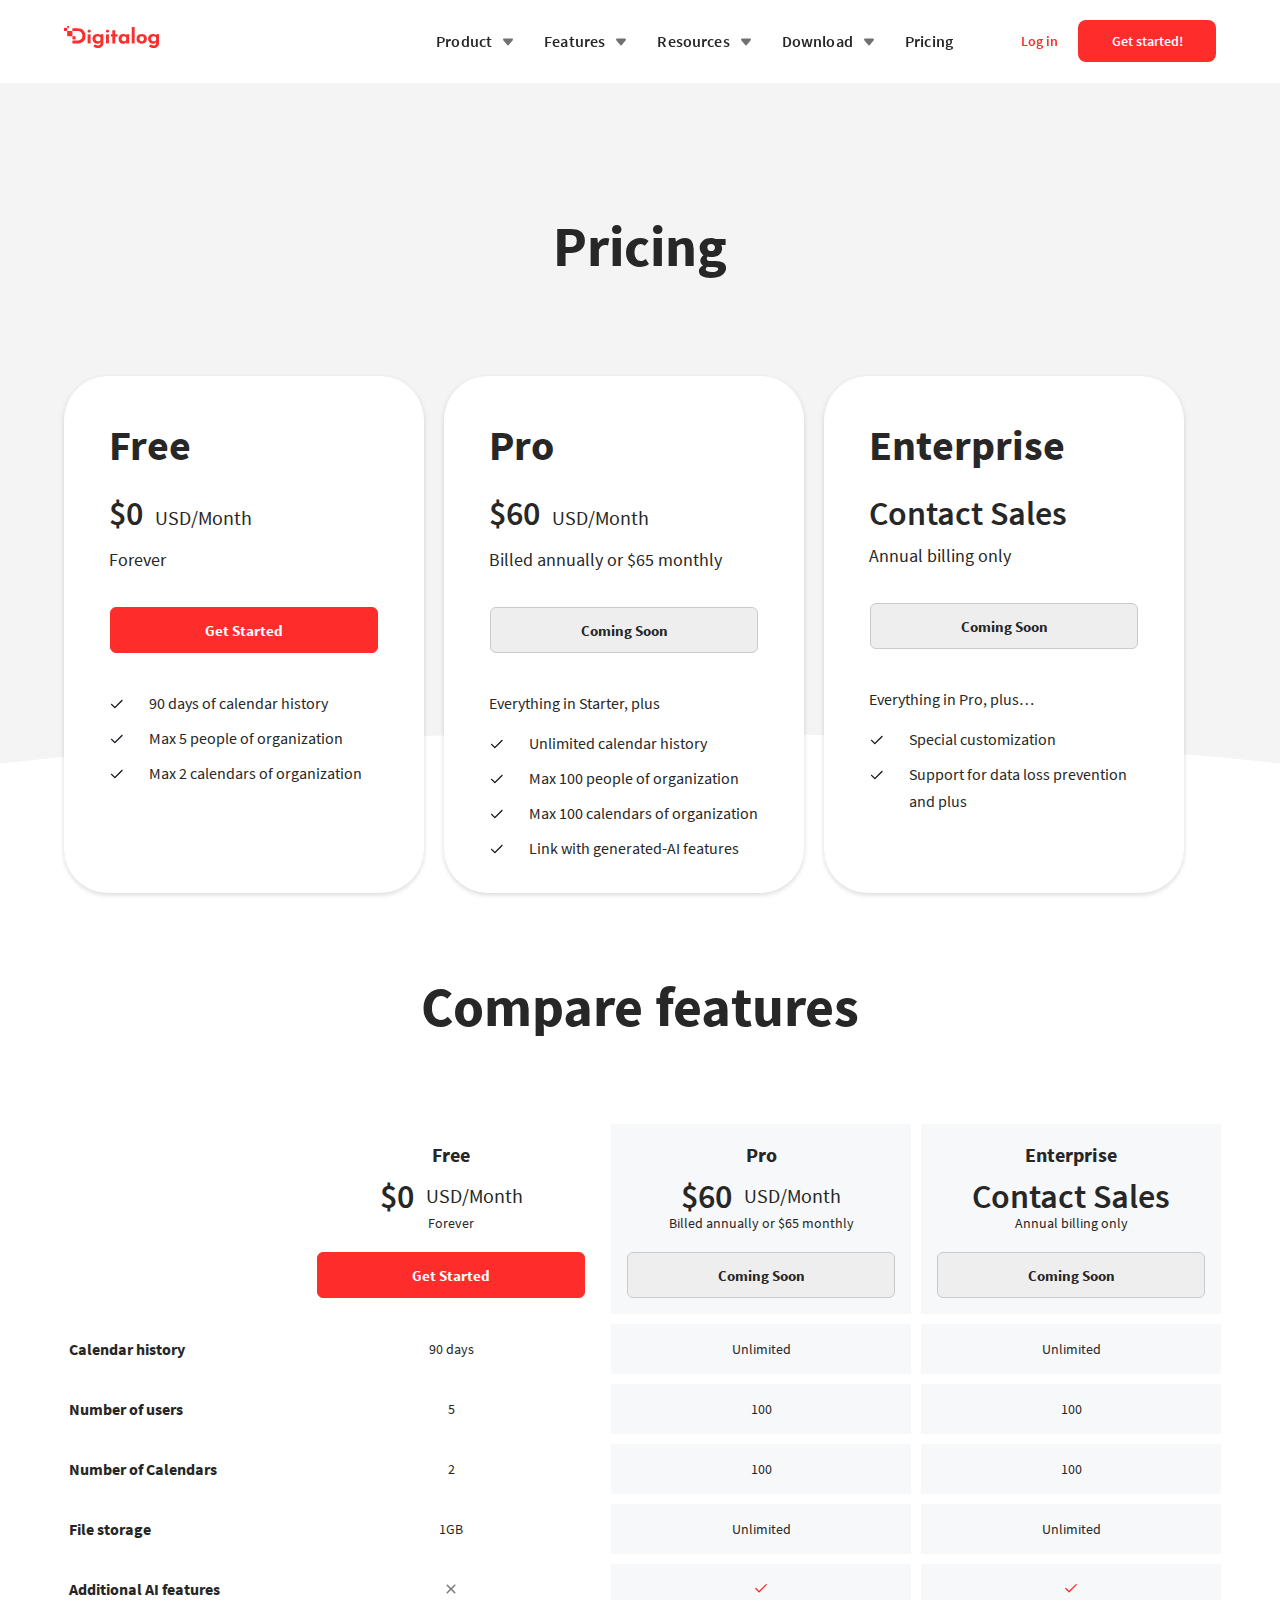
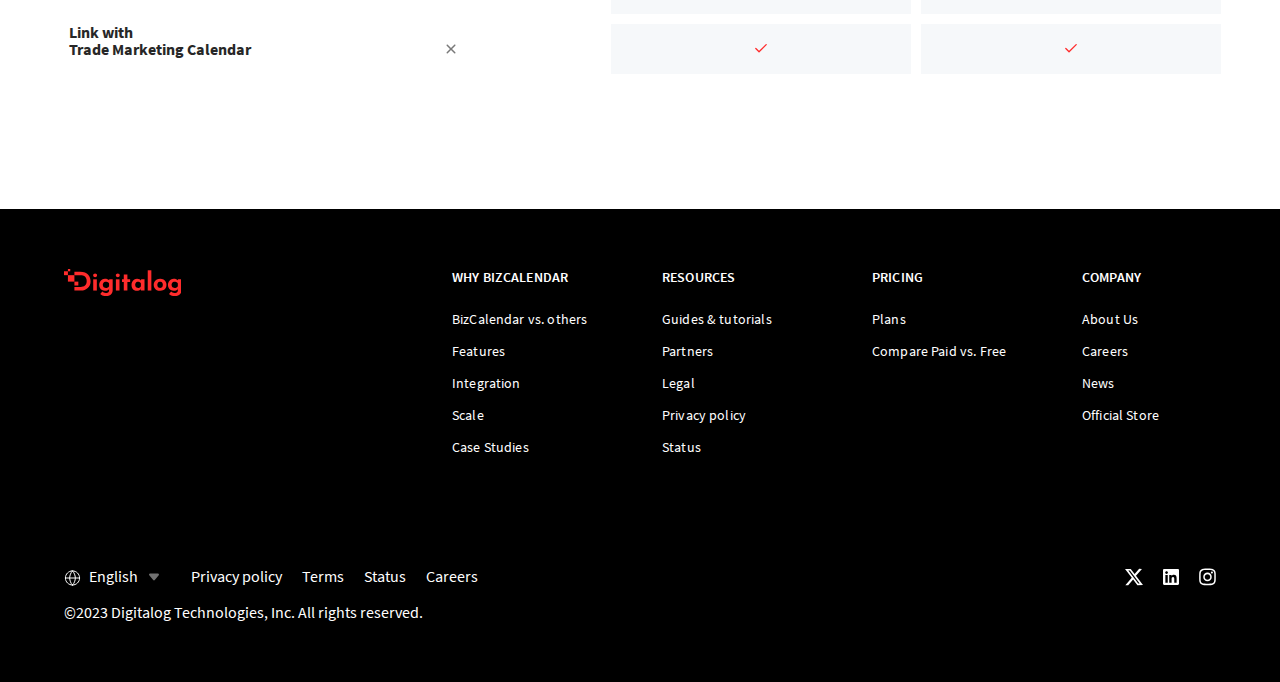
<file: pricing.html>
<!doctype html>
<html lang="ko">
<head>
  <meta charset="UTF-8">
  <meta name="viewport" content="width=device-width, user-scalable=no, initial-scale=1.0, maximum-scale=1.0, minimum-scale=1.0">
  <meta http-equiv="X-UA-Compatible" content="ie=edge">
  <title>Digitalog</title>
  <link rel="stylesheet" href="css/base.css">
  <link rel="stylesheet" href="css/font.css">
  <link rel="stylesheet" href="css/style-mo.css">
  <link rel="stylesheet" href="css/style-pc.css">
  <link rel="icon" href="./favicon.ico" type="image/x-icon">
  <meta name="facebook-domain-verification" content="7e4bwjdlceiptqljla6mkzy3occl6h" />
  <meta name="google-site-verification" content="kCjbytnmvQgTpXsOpm91CAdFCs3YUJGLg8q10eDFqxQ" />
  <meta name="naver-site-verification" content="84fcd61e92160e270f4ce3f05bdb4f7b3bfef6d7" />
  <meta name="msvalidate.01" content="BC4C20B51E56CC5FF5815AD622ADD9DA" />
  <!-- Google Tag Manager -->
  <script>
    (function(w,d,s,l,i){w[l]=w[l]||[];w[l].push({'gtm.start':
          new Date().getTime(),event:'gtm.js'});var f=d.getElementsByTagName(s)[0],
        j=d.createElement(s),dl=l!='dataLayer'?'&l='+l:'';j.async=true;j.src=
        'https://www.googletagmanager.com/gtm.js?id='+i+dl;f.parentNode.insertBefore(j,f);
    })(window,document,'script','dataLayer','GTM-KWRW64XC');
  </script>
  <!-- Google Tag Manager (noscript) -->
  <noscript>
    <iframe src="https://www.googletagmanager.com/ns.html?id=GTM-KWRW64XC" height="0" width="0" style="display:none;visibility:hidden"></iframe>
  </noscript>
  <!-- End Google Tag Manager (noscript) -->
</head>
<body>
  <div class="container">
    <div class="wrap">

      <!-- s: common -->
      <header>
        <div class="header-wrap">
          <div class="header-inner">
            <h1><a href="/" class="btn">Digitalog</a></h1>
            <a class="gnb-open btn">gnb open</a>
          </div>

          <nav class="gnb-wrap nav-wrap">
            <ul>
              <li>
                <a class="depth-btn btn">Product</a>
                <div class="depth">
                  <div class="parts">
                    <a href="/product_biz.html" class="btn"><img src="images/mo/ico-gnb1.svg" alt=""> BizCalendar</a>
                    <a href="/product_web.html" class="btn"><img src="images/mo/ico-gnb2.svg" alt=""> Web Optimizer</a>
                    <a href="/product_ai.html" class="btn"><img src="images/mo/ico-gnb3.svg" alt=""> AI Persona</a>
                    <a href="#" class="btn"><img src="images/mo/ico-gnb4.svg" alt=""> Ads Planner</a>
                  </div>
                  <div class="parts">
                    <a href="#" class="btn">Templates Gallery</a>
                    <a href="#" class="btn">Case Studies</a>
                  </div>
                </div>
              </li>
              <li>
                <a class="depth-btn btn">Features</a>
                <div class="depth">
                  <div class="parts">
                    <p>CALENDARS</p>
                    <a href="/features_marketing.html" class="btn">Marketing Calendar</a>
                    <a href="#" class="btn">Trade Marketing Calendar</a>
                  </div>

                  <div class="parts">
                    <p>WEB OPTIMIZER</p>
                    <a href="/features_sitemap.html" class="btn">Sitemap</a>
                    <a href="/features_seo.html" class="btn">SEO</a>
                    <a href="/features_tag.html" class="btn">Tag (Pixel)</a>
                    <a href="/features_feed.html" class="btn">Feed (Product Catalog)</a>
                  </div>

                  <div class="parts">
                    <p>DATA</p>
                    <a href="#" class="btn">Data Connect</a>
                    <a href="#" class="btn">AI Persona</a>
                  </div>
                </div>
              </li>
              <li>
                <a class="depth-btn btn">Resources</a>
                <div class="depth">
                  <div class="parts">
                    <a href="#" class="btn">What’s New</a>
                    <a href="#" class="btn">Guides & Tutorials</a>
                    <a href="#" class="btn">Community</a>
                  </div>

                  <div class="parts">
                    <a href="#" class="btn">Blog</a>
                    <a href="#" class="btn">Events</a>
                    <a href="#" class="btn">Onboarding &<br class="web"> Consulting Services</a>
                  </div>

                  <div class="parts">
                    <a href="#" class="btn">App Directory</a>
                  </div>
                </div>
              </li>
              <li>
                <a class="depth-btn btn">Download</a>
                <div class="depth">
                  <div class="parts">
                    <a href="#" class="btn">iOS & Android</a>
                    <a href="#" class="btn">Mac & Windows</a>
                  </div>
                </div>
              </li>
              <li>
                <a href="/pricing.html" class="depth-btn btn">Pricing</a>
              </li>
            </ul>
            <div class="bottom">
              <a class="btn start red">Get started!</a>
              <a class="btn login gray-line">Log in</a>
            </div>
          </nav>
        </div>
      </header>
      <!-- e: common -->


      <!-- s: pricing -->
      <section class="pricing">
        <article class="top">
          <div class="cont">
            <h3>Pricing</h3>
          </div>

          <ul class="price-type">
            <li>
              <p class="tit">Free</p>
              <p class="price">$0 <span>USD/Month</span></p>
              <p class="period">Forever</p>

              <a class="btn enable">Get Started</a>
              <div class="scope">
                <p>90 days of calendar history</p>
                <p>Max 5 people of organization</p>
                <p>Max 2 calendars of organization</p>
              </div>
            </li>
            <li>
              <p class="tit">Pro</p>
              <p class="price">$60 <span>USD/Month</span></p>
              <p class="period">Billed annually or $65 monthly</p>

              <!-- disable 일때 클릭 비활성화-->
              <a class="btn disable">Coming Soon</a>
              <div class="scope">
                <b>Everything in Starter, plus</b>
                <p>Unlimited calendar history</p>
                <p>Max 100 people of organization</p>
                <p>Max 100 calendars of organization</p>
                <p>Link with generated-AI features</p>
              </div>
            </li>
            <li>
              <p class="tit">Enterprise</p>
              <p class="price">Contact Sales</p>
              <p class="period">Annual billing only</p>

              <!-- disable 일때 클릭 비활성화-->
              <a class="btn disable">Coming Soon</a>
              <div class="scope">
                <b>Everything in Pro, plus…</b>
                <p>Special customization</p>
                <p>Support for data loss prevention and plus</p>
              </div>
            </li>
          </ul>
        </article>

        <article class="price1">
          <div class="cont">
            <h3>Compare features</h3>
          </div>
          <div class="table">
            <!-- s:only pc -->
            <div class="index web">
              <ul>
                <li>Calendar history</li>
                <li>Number of users</li>
                <li>Number of Calendars</li>
                <li>File storage</li>
                <li>Additional AI features</li>
                <li>Link with<br> Trade Marketing Calendar</li>
              </ul>
            </div>
            <!-- e:only pc -->

            <ul>
              <li>
                <div class="t-head">
                  <p class="tit">Free</p>
                  <p class="price">$0 <span>USD/Month</span></p>
                  <p class="period">Forever</p>

                  <a class="btn enable">Get Started</a>
                </div>
                <div class="grid-table">
                  <ul>
                    <li><p>Calendar history</p></li>
                    <li><p>90 days</p></li>
                    <li><p>Number of users</p></li>
                    <li><p>5</p></li>
                    <li><p>Number of Calendars</p></li>
                    <li><p>2</p></li>
                    <li><p>File storage</p></li>
                    <li><p>1GB</p></li>
                    <li><p>Additional AI features</p></li>
                    <li><img src="images/mo/ico-x.svg" alt=""></li>
                    <li><p class="lines">Link with<br> Trade Marketing Calendar</p></li>
                    <li><img src="images/mo/ico-x.svg" alt=""></li>
                  </ul>
                </div>
              </li>
              <li>
                <div class="t-head">
                  <p class="tit">Pro</p>
                  <p class="price">$60 <span>USD/Month</span></p>
                  <p class="period">Billed annually or $65 monthly</p>

                  <!-- disable 일때 클릭 비활성화-->
                  <a class="btn disable">Coming Soon</a>
                </div>
                <div class="grid-table">
                  <ul>
                    <li><p>Calendar history</p></li>
                    <li><p>Unlimited</p></li>
                    <li><p>Number of users</p></li>
                    <li><p>100</p></li>
                    <li><p>Number of Calendars</p></li>
                    <li><p>100</p></li>
                    <li><p>File storage</p></li>
                    <li><p>Unlimited</p></li>
                    <li><p>Additional AI features</p></li>
                    <li><img src="images/mo/ico-chk-red.svg" alt=""></li>
                    <li><p class="lines">Link with<br> Trade Marketing Calendar</p></li>
                    <li><img src="images/mo/ico-chk-red.svg" alt=""></li>
                  </ul>
                </div>
              </li>
              <li>
                <div class="t-head">
                  <p class="tit">Enterprise</p>
                  <p class="price">Contact Sales</p>
                  <p class="period">Annual billing only</p>

                  <!-- disable 일때 클릭 비활성화-->
                  <a class="btn disable">Coming Soon</a>
                </div>
                <div class="grid-table">
                  <ul>
                    <li><p>Calendar history</p></li>
                    <li><p>Unlimited</p></li>
                    <li><p>Number of users</p></li>
                    <li><p>100</p></li>
                    <li><p>Number of Calendars</p></li>
                    <li><p>100</p></li>
                    <li><p>File storage</p></li>
                    <li><p>Unlimited</p></li>
                    <li><p>Additional AI features</p></li>
                    <li><img src="images/mo/ico-chk-red.svg" alt=""></li>
                    <li><p class="lines">Link with<br> Trade Marketing Calendar</p></li>
                    <li><img src="images/mo/ico-chk-red.svg" alt=""></li>
                  </ul>
                </div>
              </li>
            </ul>
          </div>
        </article>

      </section>
      <!-- e: pricing -->


      <!-- s: footer -->
      <footer>
        <div class="footer-inner">
          <div class="ft-top">
            <h1><a href="/" class="btn">Digitalog</a></h1>
            <nav class="fnb-wrap nav-wrap">
              <ul>
                <li>
                  <a href="#" class="depth-btn btn">WHY BIZCALENDAR</a>
                  <div class="depth">
                    <a href="#" class="btn">BizCalendar vs. others</a>
                    <a href="#" class="btn">Features</a>
                    <a href="#" class="btn">Integration</a>
                    <a href="#" class="btn">Scale</a>
                    <a href="#" class="btn">Case Studies</a>
                  </div>
                </li>
                <li>
                  <a href="#" class="depth-btn btn">RESOURCES</a>
                  <div class="depth">
                    <a href="#" class="btn">Guides & tutorials</a>
                    <a href="#" class="btn">Partners</a>
                    <a href="#" class="btn">Legal</a>
                    <a href="#" class="btn">Privacy policy</a>
                    <a href="#" class="btn">Status</a>
                  </div>
                </li>
                <li>
                  <a href="#" class="depth-btn btn">PRICING</a>
                  <div class="depth">
                    <a href="#" class="btn">Plans</a>
                    <a href="#" class="btn">Compare Paid vs. Free</a>
                  </div>
                </li>
                <li>
                  <a href="#" class="depth-btn btn">COMPANY</a>
                  <div class="depth">
                    <a href="#" class="btn">About Us</a>
                    <a href="#" class="btn">Careers</a>
                    <a href="#" class="btn">News</a>
                    <a href="#" class="btn">Official Store</a>
                  </div>
                </li>
              </ul>
            </nav>
          </div>

          <div class="ft-bott">
            <div class="ft-bott-inner">
              <div class="lang">
                <a class="btn change-btn"><img src="images/mo/ico-globe.svg" alt="">English</a>
              </div>
              <div class="ft-list">
                <a href="#" class="btn">Privacy policy</a>
                <a href="#" class="btn">Terms</a>
                <a href="#" class="btn">Status</a>
                <a href="#" class="btn">Careers</a>
              </div>
            </div>
            <div class="sns">
              <a class="btn tw" href="https://twitter.com/Digitalog_inc" target="_blank">twitter</a>
              <a class="btn in" href="https://www.linkedin.com/company/92621490" target="_blank">linked</a>
              <a class="btn ig" href="https://www.instagram.com/digitalog.ai/" target="_blank">instagram</a>
            </div>
          </div>
          <p class="copy">©2023 Digitalog Technologies, Inc. All rights reserved.</p>
        </div>
      </footer>
      <!-- e: footer -->
    </div>
  </div>

  <!-- s: popup lang -->
  <div class="popup lang-pop">
    <div class="dim"></div>
    <div class="inner">
      <a class="close">닫기</a>

      <p class="title">Change languages</p>
      <p class="text">Selecting a different language will change<br class="mo"> the contents from us.</p>

      <ul class="region">
        <li>
          <p class="tit">AMERICAS</p>
          <a class="btn">Latinoamerica (español)</a>
          <a class="btn">Brasil (Portugues)</a>
          <a class="btn">United States (English)</a>
        </li>
        <li>
          <p class="tit">ASIA PACIFIC</p>
          <a class="btn">Vietnam (Vietnamese)</a>
          <a class="btn">日本 (日本語)</a>
          <a class="btn">대한민국 (한국어)</a>
          <a class="btn">简体中文</a>
          <a class="btn">繁體中文</a>
        </li>
        <li>
          <p class="tit">EUROPE</p>
          <a class="btn">Deutschland (Deutsch)</a>
          <a class="btn">España (Español)</a>
          <a class="btn">France (Français)</a>
          <a class="btn">Italia (Italiano)</a>
          <a class="btn">United Kingdom (English)</a>
        </li>
      </ul>
    </div>
  </div>
  <!-- e: popup lang -->

  <script src="js/common.js"></script>
</body>
</html>
</file>
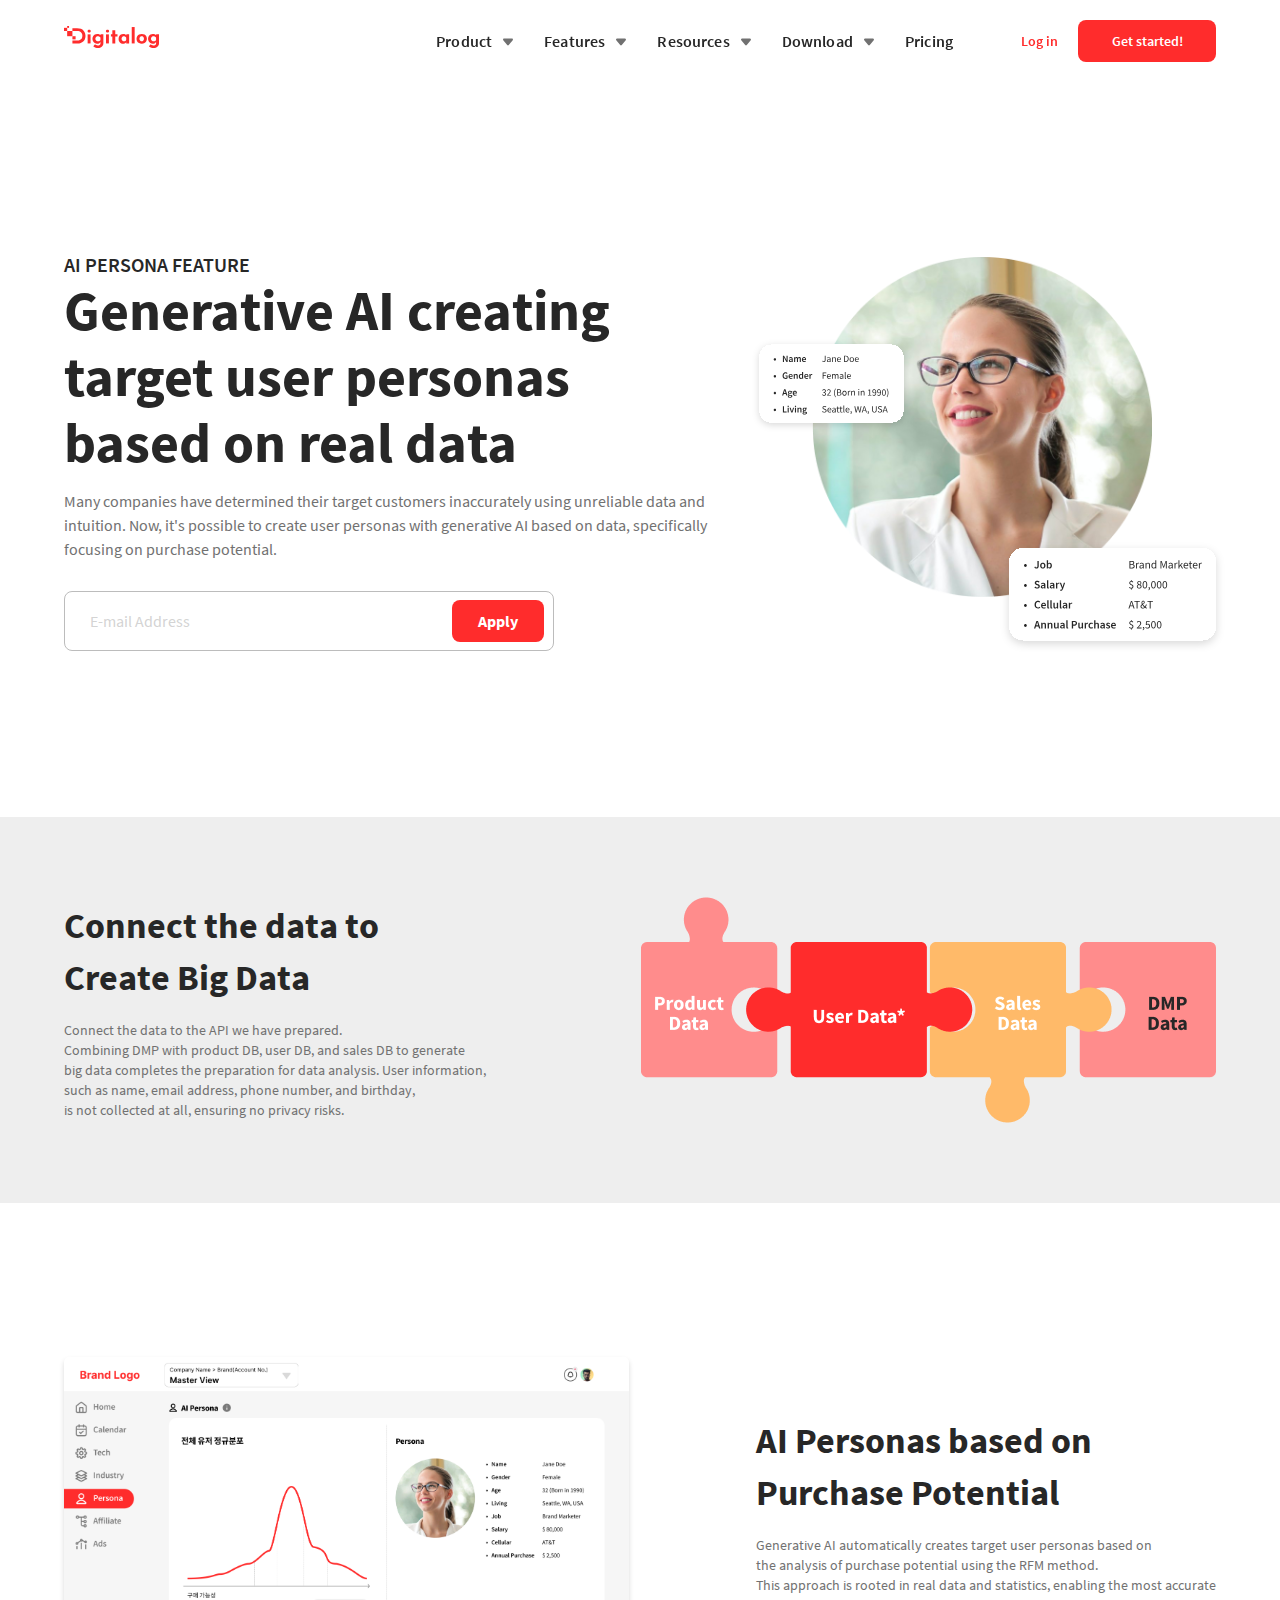
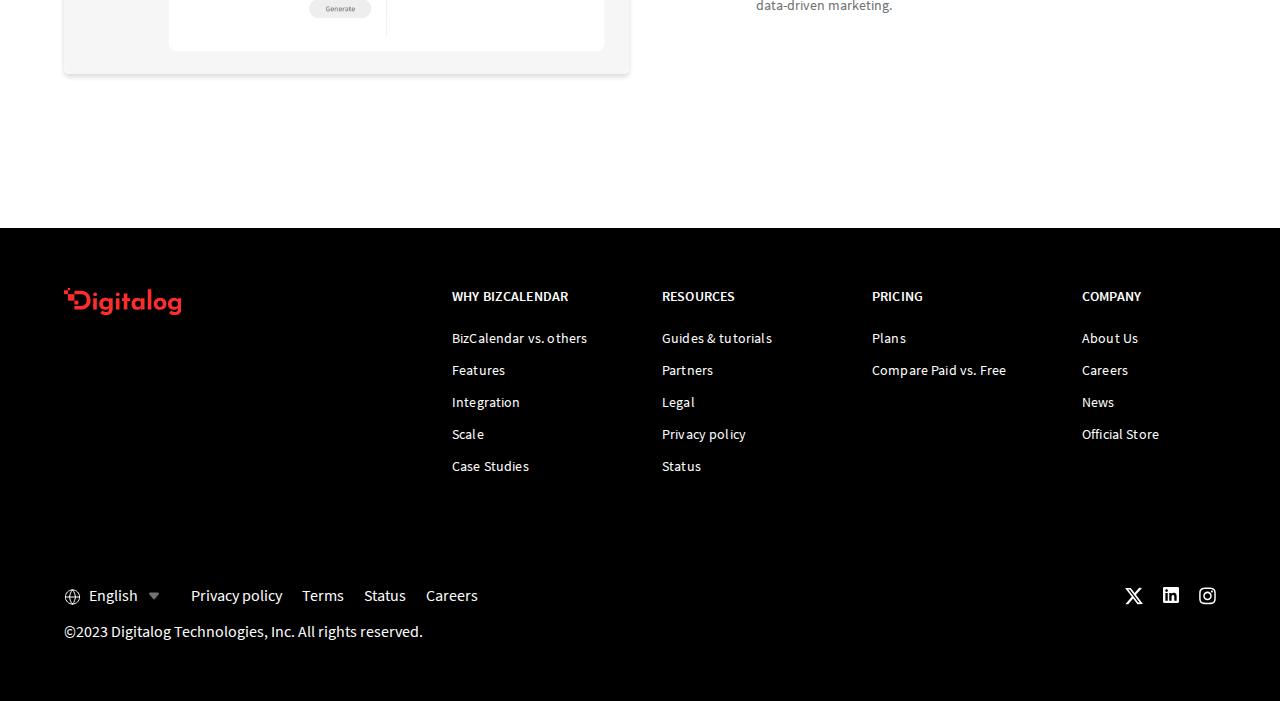
<file: product_ai.html>
<!doctype html>
<html lang="ko">
<head>
  <meta charset="UTF-8">
  <meta name="viewport" content="width=device-width, user-scalable=no, initial-scale=1.0, maximum-scale=1.0, minimum-scale=1.0">
  <meta http-equiv="X-UA-Compatible" content="ie=edge">
  <title>Digitalog</title>
  <link rel="stylesheet" href="css/base.css">
  <link rel="stylesheet" href="css/font.css">
  <link rel="stylesheet" href="css/style-mo.css">
  <link rel="stylesheet" href="css/style-pc.css">
  <link rel="icon" href="./favicon.ico" type="image/x-icon">
  <meta name="facebook-domain-verification" content="7e4bwjdlceiptqljla6mkzy3occl6h" />
  <meta name="google-site-verification" content="kCjbytnmvQgTpXsOpm91CAdFCs3YUJGLg8q10eDFqxQ" />
  <meta name="naver-site-verification" content="84fcd61e92160e270f4ce3f05bdb4f7b3bfef6d7" />
  <meta name="msvalidate.01" content="BC4C20B51E56CC5FF5815AD622ADD9DA" />
  <!-- Google Tag Manager -->
  <script>
    (function(w,d,s,l,i){w[l]=w[l]||[];w[l].push({'gtm.start':
          new Date().getTime(),event:'gtm.js'});var f=d.getElementsByTagName(s)[0],
        j=d.createElement(s),dl=l!='dataLayer'?'&l='+l:'';j.async=true;j.src=
        'https://www.googletagmanager.com/gtm.js?id='+i+dl;f.parentNode.insertBefore(j,f);
    })(window,document,'script','dataLayer','GTM-KWRW64XC');
  </script>
  <!-- Google Tag Manager (noscript) -->
  <noscript>
    <iframe src="https://www.googletagmanager.com/ns.html?id=GTM-KWRW64XC" height="0" width="0" style="display:none;visibility:hidden"></iframe>
  </noscript>
  <!-- End Google Tag Manager (noscript) -->
</head>
<body>
  <div class="container">
    <div class="wrap">

      <!-- s: common -->
      <header>
        <div class="header-wrap">
          <div class="header-inner">
            <h1><a href="/" class="btn">Digitalog</a></h1>
            <a class="gnb-open btn">gnb open</a>
          </div>

          <nav class="gnb-wrap nav-wrap">
            <ul>
              <li>
                <a class="depth-btn btn">Product</a>
                <div class="depth">
                  <div class="parts">
                    <a href="/product_biz.html" class="btn"><img src="images/mo/ico-gnb1.svg" alt=""> BizCalendar</a>
                    <a href="/product_web.html" class="btn"><img src="images/mo/ico-gnb2.svg" alt=""> Web Optimizer</a>
                    <a href="/product_ai.html" class="btn"><img src="images/mo/ico-gnb3.svg" alt=""> AI Persona</a>
                    <a href="#" class="btn"><img src="images/mo/ico-gnb4.svg" alt=""> Ads Planner</a>
                  </div>
                  <div class="parts">
                    <a href="#" class="btn">Templates Gallery</a>
                    <a href="#" class="btn">Case Studies</a>
                  </div>
                </div>
              </li>
              <li>
                <a class="depth-btn btn">Features</a>
                <div class="depth">
                  <div class="parts">
                    <p>CALENDARS</p>
                    <a href="/features_marketing.html" class="btn">Marketing Calendar</a>
                    <a href="#" class="btn">Trade Marketing Calendar</a>
                  </div>

                  <div class="parts">
                    <p>WEB OPTIMIZER</p>
                    <a href="/features_sitemap.html" class="btn">Sitemap</a>
                    <a href="/features_seo.html" class="btn">SEO</a>
                    <a href="/features_tag.html" class="btn">Tag (Pixel)</a>
                    <a href="/features_feed.html" class="btn">Feed (Product Catalog)</a>
                  </div>

                  <div class="parts">
                    <p>DATA</p>
                    <a href="#" class="btn">Data Connect</a>
                    <a href="#" class="btn">AI Persona</a>
                  </div>
                </div>
              </li>
              <li>
                <a class="depth-btn btn">Resources</a>
                <div class="depth">
                  <div class="parts">
                    <a href="#" class="btn">What’s New</a>
                    <a href="#" class="btn">Guides & Tutorials</a>
                    <a href="#" class="btn">Community</a>
                  </div>

                  <div class="parts">
                    <a href="#" class="btn">Blog</a>
                    <a href="#" class="btn">Events</a>
                    <a href="#" class="btn">Onboarding &<br class="web"> Consulting Services</a>
                  </div>

                  <div class="parts">
                    <a href="#" class="btn">App Directory</a>
                  </div>
                </div>
              </li>
              <li>
                <a class="depth-btn btn">Download</a>
                <div class="depth">
                  <div class="parts">
                    <a href="#" class="btn">iOS & Android</a>
                    <a href="#" class="btn">Mac & Windows</a>
                  </div>
                </div>
              </li>
              <li>
                <a href="/pricing.html" class="depth-btn btn">Pricing</a>
              </li>
            </ul>
            <div class="bottom">
              <a class="btn start red">Get started!</a>
              <a class="btn login gray-line">Log in</a>
            </div>
          </nav>
        </div>
      </header>
      <!-- e: common -->


      <!-- s: product ai personal -->
      <section class="product ai">
        <article class="top">
          <div class="vis-box">
            <img src="images/mo/ai-vis.png" alt="" class="vis-img">
            <img src="images/mo/text1.svg" alt="" class="text1">
            <img src="images/mo/text2.svg" alt="" class="text2">
          </div>

          <div class="cont">
            <p class="sub-tit">AI PERSONA FEATURE</p>
            <h3>Generative AI creating<br> target user personas<br> based on real data</h3>
            <p class="txt">
              Many companies have determined their target customers inaccurately using unreliable data and<br class="web">
              intuition. Now, it's possible to create user personas with generative AI based on data, specifically<br class="web">
              focusing on purchase potential.
            </p>
            <div class="inp">
              <input type="text" id="email" placeholder="E-mail Address">
              <label class="btn red" for="email">Apply</label>
            </div>
          </div>
        </article>

        <article class="ai2">
          <div class="cont">
            <h4>Connect the data to<br> Create Big Data</h4>
            <p class="txt">
              Connect the data to the API we have prepared.<br>
              Combining DMP with product DB, user DB, and sales DB to generate<br class="web">
              big data completes the preparation for data analysis.<br class="mo"> User information,<br class="web">
              such as name, email address, phone number, and birthday,<br class="web">
              is not collected at all, ensuring no privacy risks.
            </p>
          </div>

          <div class="vis-box">
            <img src="images/mo/ai1.png" alt="" class="vis-img">
          </div>
        </article>

        <article class="ai3">
          <div class="vis-box">
            <img src="images/mo/ai2.png" alt="" class="vis-img">
          </div>

          <div class="cont">
            <h4>AI Personas<br class="mo"> based on<br class="web"> Purchase Potential</h4>
            <p class="txt">
              Generative AI automatically creates target user personas based on<br class="web">
              the analysis of purchase potential using the RFM method.<br>
              This approach is rooted in real data and statistics, enabling the most accurate<br class="web">
              data-driven marketing.
            </p>
          </div>
        </article>

      </section>
      <!-- e: product ai personal -->


      <!-- s: footer -->
      <footer>
        <div class="footer-inner">
          <div class="ft-top">
            <h1><a href="/" class="btn">Digitalog</a></h1>
            <nav class="fnb-wrap nav-wrap">
              <ul>
                <li>
                  <a href="#" class="depth-btn btn">WHY BIZCALENDAR</a>
                  <div class="depth">
                    <a href="#" class="btn">BizCalendar vs. others</a>
                    <a href="#" class="btn">Features</a>
                    <a href="#" class="btn">Integration</a>
                    <a href="#" class="btn">Scale</a>
                    <a href="#" class="btn">Case Studies</a>
                  </div>
                </li>
                <li>
                  <a href="#" class="depth-btn btn">RESOURCES</a>
                  <div class="depth">
                    <a href="#" class="btn">Guides & tutorials</a>
                    <a href="#" class="btn">Partners</a>
                    <a href="#" class="btn">Legal</a>
                    <a href="#" class="btn">Privacy policy</a>
                    <a href="#" class="btn">Status</a>
                  </div>
                </li>
                <li>
                  <a href="#" class="depth-btn btn">PRICING</a>
                  <div class="depth">
                    <a href="#" class="btn">Plans</a>
                    <a href="#" class="btn">Compare Paid vs. Free</a>
                  </div>
                </li>
                <li>
                  <a href="#" class="depth-btn btn">COMPANY</a>
                  <div class="depth">
                    <a href="#" class="btn">About Us</a>
                    <a href="#" class="btn">Careers</a>
                    <a href="#" class="btn">News</a>
                    <a href="#" class="btn">Official Store</a>
                  </div>
                </li>
              </ul>
            </nav>
          </div>

          <div class="ft-bott">
            <div class="ft-bott-inner">
              <div class="lang">
                <a class="btn change-btn"><img src="images/mo/ico-globe.svg" alt="">English</a>
              </div>
              <div class="ft-list">
                <a href="#" class="btn">Privacy policy</a>
                <a href="#" class="btn">Terms</a>
                <a href="#" class="btn">Status</a>
                <a href="#" class="btn">Careers</a>
              </div>
            </div>
            <div class="sns">
              <a class="btn tw" href="https://twitter.com/Digitalog_inc" target="_blank">twitter</a>
              <a class="btn in" href="https://www.linkedin.com/company/92621490" target="_blank">linked</a>
              <a class="btn ig" href="https://www.instagram.com/digitalog.ai/" target="_blank">instagram</a>
            </div>
          </div>
          <p class="copy">©2023 Digitalog Technologies, Inc. All rights reserved.</p>
        </div>
      </footer>
      <!-- e: footer -->
    </div>
  </div>

  <!-- s: popup lang -->
  <div class="popup lang-pop">
    <div class="dim"></div>
    <div class="inner">
      <a class="close">닫기</a>

      <p class="title">Change languages</p>
      <p class="text">Selecting a different language will change<br class="mo"> the contents from us.</p>

      <ul class="region">
        <li>
          <p class="tit">AMERICAS</p>
          <a class="btn">Latinoamerica (español)</a>
          <a class="btn">Brasil (Portugues)</a>
          <a class="btn">United States (English)</a>
        </li>
        <li>
          <p class="tit">ASIA PACIFIC</p>
          <a class="btn">Vietnam (Vietnamese)</a>
          <a class="btn">日本 (日本語)</a>
          <a class="btn">대한민국 (한국어)</a>
          <a class="btn">简体中文</a>
          <a class="btn">繁體中文</a>
        </li>
        <li>
          <p class="tit">EUROPE</p>
          <a class="btn">Deutschland (Deutsch)</a>
          <a class="btn">España (Español)</a>
          <a class="btn">France (Français)</a>
          <a class="btn">Italia (Italiano)</a>
          <a class="btn">United Kingdom (English)</a>
        </li>
      </ul>
    </div>
  </div>
  <!-- e: popup lang -->

  <script src="js/common.js"></script>
</body>
</html>
</file>
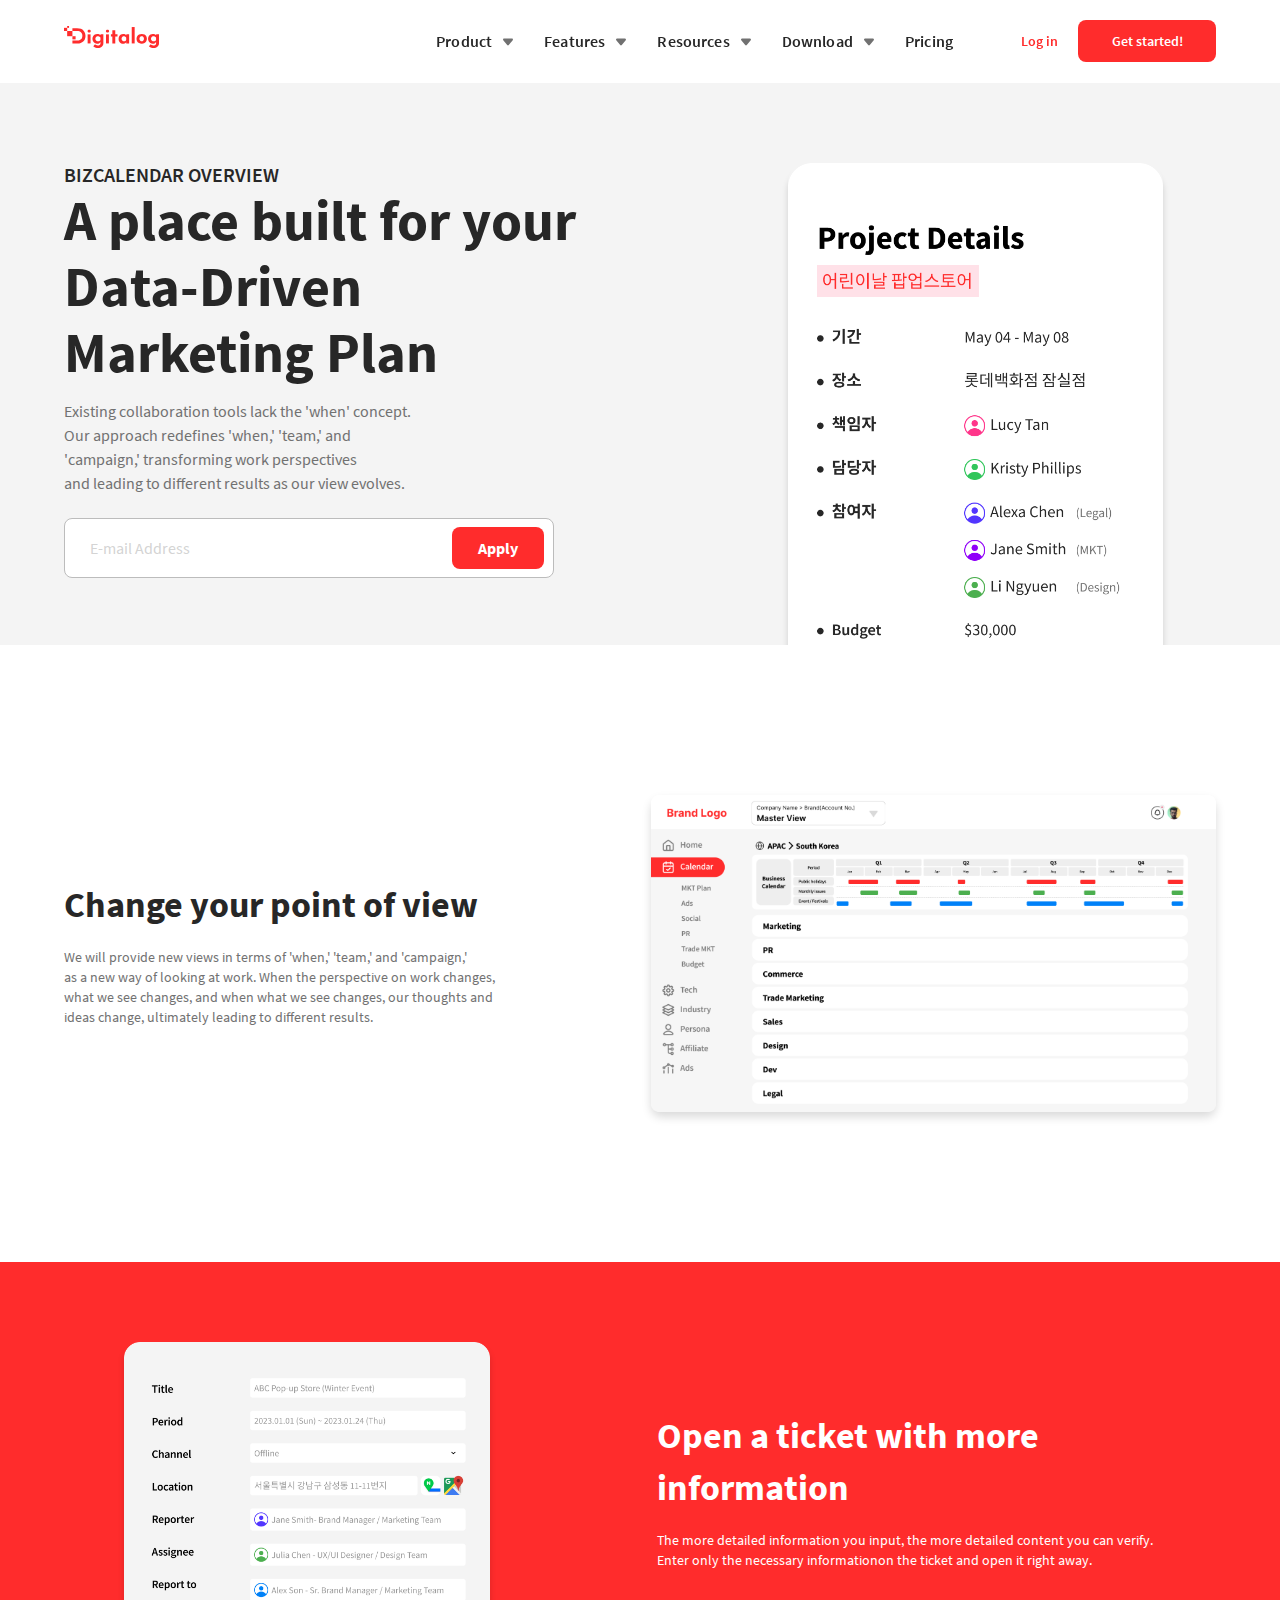
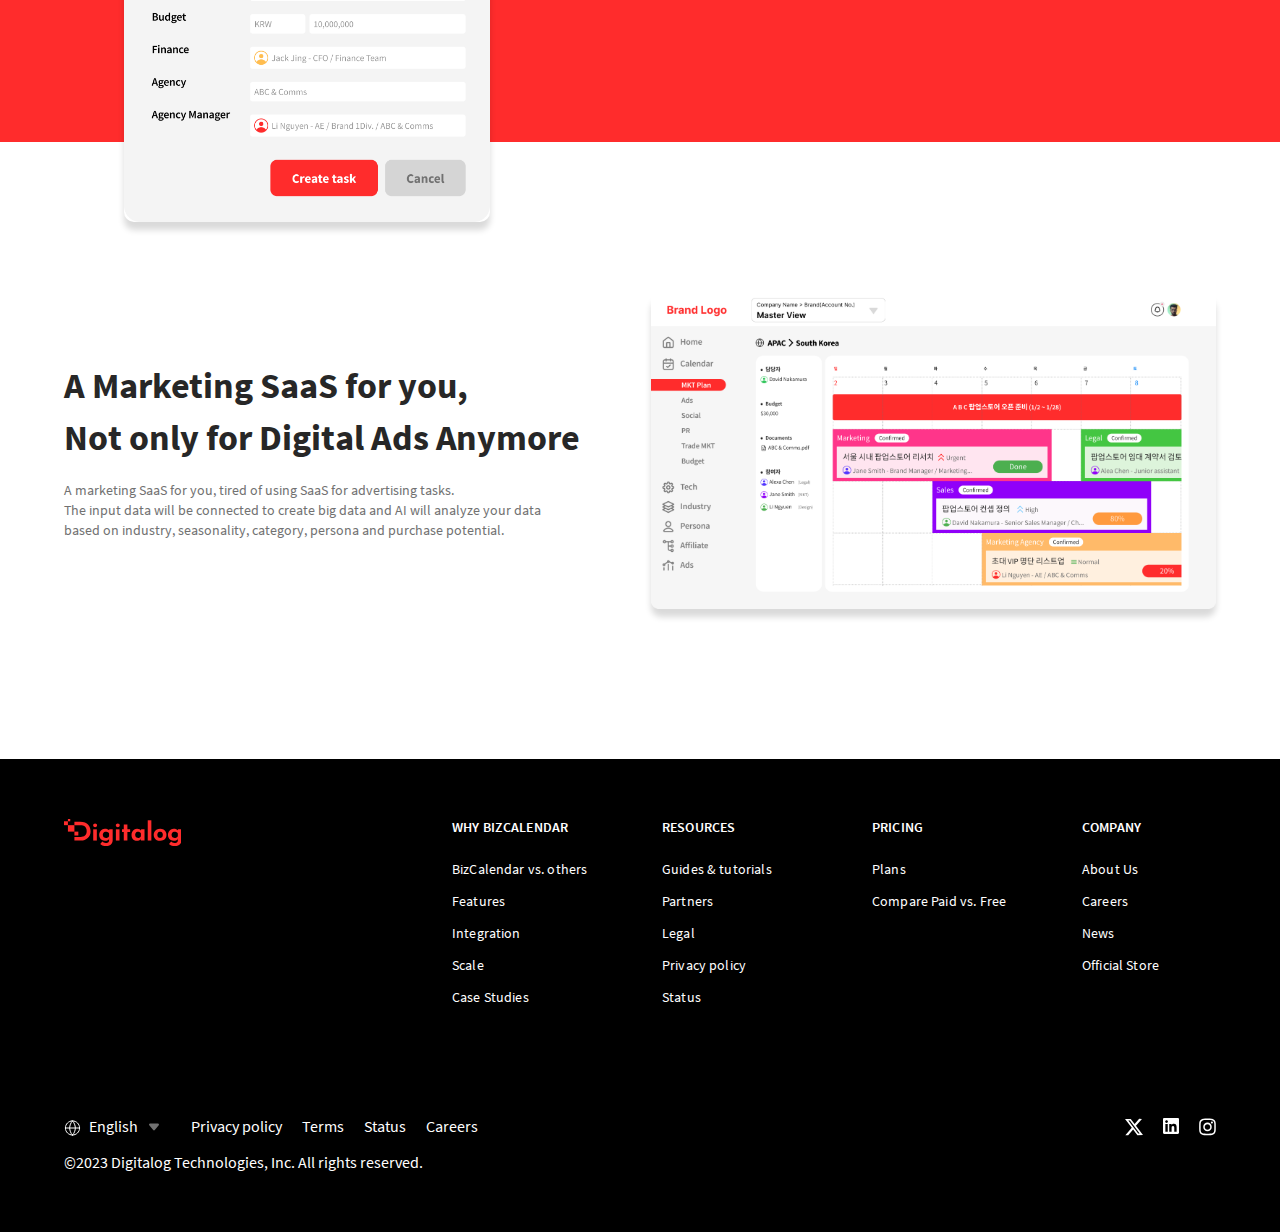
<file: product_biz.html>
<!doctype html>
<html lang="ko">
<head>
  <meta charset="UTF-8">
  <meta name="viewport" content="width=device-width, user-scalable=no, initial-scale=1.0, maximum-scale=1.0, minimum-scale=1.0">
  <meta http-equiv="X-UA-Compatible" content="ie=edge">
  <title>Digitalog</title>
  <link rel="stylesheet" href="css/base.css">
  <link rel="stylesheet" href="css/font.css">
  <link rel="stylesheet" href="css/style-mo.css">
  <link rel="stylesheet" href="css/style-pc.css">
  <link rel="icon" href="./favicon.ico" type="image/x-icon">
  <meta name="facebook-domain-verification" content="7e4bwjdlceiptqljla6mkzy3occl6h" />
  <meta name="google-site-verification" content="kCjbytnmvQgTpXsOpm91CAdFCs3YUJGLg8q10eDFqxQ" />
  <meta name="naver-site-verification" content="84fcd61e92160e270f4ce3f05bdb4f7b3bfef6d7" />
  <meta name="msvalidate.01" content="BC4C20B51E56CC5FF5815AD622ADD9DA" />
  <!-- Google Tag Manager -->
  <script>
    (function(w,d,s,l,i){w[l]=w[l]||[];w[l].push({'gtm.start':
          new Date().getTime(),event:'gtm.js'});var f=d.getElementsByTagName(s)[0],
        j=d.createElement(s),dl=l!='dataLayer'?'&l='+l:'';j.async=true;j.src=
        'https://www.googletagmanager.com/gtm.js?id='+i+dl;f.parentNode.insertBefore(j,f);
    })(window,document,'script','dataLayer','GTM-KWRW64XC');
  </script>
  <!-- Google Tag Manager (noscript) -->
  <noscript>
    <iframe src="https://www.googletagmanager.com/ns.html?id=GTM-KWRW64XC" height="0" width="0" style="display:none;visibility:hidden"></iframe>
  </noscript>
  <!-- End Google Tag Manager (noscript) -->
</head>
<body>
  <div class="container">
    <div class="wrap">

      <!-- s: common -->
      <header>
        <div class="header-wrap">
          <div class="header-inner">
            <h1><a href="/" class="btn">Digitalog</a></h1>
            <a class="gnb-open btn">gnb open</a>
          </div>

          <nav class="gnb-wrap nav-wrap">
            <ul>
              <li>
                <a class="depth-btn btn">Product</a>
                <div class="depth">
                  <div class="parts">
                    <a href="/product_biz.html" class="btn"><img src="images/mo/ico-gnb1.svg" alt=""> BizCalendar</a>
                    <a href="/product_web.html" class="btn"><img src="images/mo/ico-gnb2.svg" alt=""> Web Optimizer</a>
                    <a href="/product_ai.html" class="btn"><img src="images/mo/ico-gnb3.svg" alt=""> AI Persona</a>
                    <a href="#" class="btn"><img src="images/mo/ico-gnb4.svg" alt=""> Ads Planner</a>
                  </div>
                  <div class="parts">
                    <a href="#" class="btn">Templates Gallery</a>
                    <a href="#" class="btn">Case Studies</a>
                  </div>
                </div>
              </li>
              <li>
                <a class="depth-btn btn">Features</a>
                <div class="depth">
                  <div class="parts">
                    <p>CALENDARS</p>
                    <a href="/features_marketing.html" class="btn">Marketing Calendar</a>
                    <a href="#" class="btn">Trade Marketing Calendar</a>
                  </div>

                  <div class="parts">
                    <p>WEB OPTIMIZER</p>
                    <a href="/features_sitemap.html" class="btn">Sitemap</a>
                    <a href="/features_seo.html" class="btn">SEO</a>
                    <a href="/features_tag.html" class="btn">Tag (Pixel)</a>
                    <a href="/features_feed.html" class="btn">Feed (Product Catalog)</a>
                  </div>

                  <div class="parts">
                    <p>DATA</p>
                    <a href="#" class="btn">Data Connect</a>
                    <a href="#" class="btn">AI Persona</a>
                  </div>
                </div>
              </li>
              <li>
                <a class="depth-btn btn">Resources</a>
                <div class="depth">
                  <div class="parts">
                    <a href="#" class="btn">What’s New</a>
                    <a href="#" class="btn">Guides & Tutorials</a>
                    <a href="#" class="btn">Community</a>
                  </div>

                  <div class="parts">
                    <a href="#" class="btn">Blog</a>
                    <a href="#" class="btn">Events</a>
                    <a href="#" class="btn">Onboarding &<br class="web"> Consulting Services</a>
                  </div>

                  <div class="parts">
                    <a href="#" class="btn">App Directory</a>
                  </div>
                </div>
              </li>
              <li>
                <a class="depth-btn btn">Download</a>
                <div class="depth">
                  <div class="parts">
                    <a href="#" class="btn">iOS & Android</a>
                    <a href="#" class="btn">Mac & Windows</a>
                  </div>
                </div>
              </li>
              <li>
                <a href="/pricing.html" class="depth-btn btn">Pricing</a>
              </li>
            </ul>
            <div class="bottom">
              <a class="btn start red">Get started!</a>
              <a class="btn login gray-line">Log in</a>
            </div>
          </nav>
        </div>
      </header>
      <!-- e: common -->


      <!-- s: product biz calendar -->
      <section class="product biz">
        <article class="top">
          <div class="cont">
            <p class="sub-tit">BIZCALENDAR OVERVIEW</p>
            <h3>A place built for your<br> Data-Driven<br class="web"> Marketing Plan</h3>
            <p class="txt">
              Existing collaboration tools lack the 'when' concept.<br>
              Our approach redefines 'when,' 'team,' and<br>
              'campaign,' transforming work perspectives<br>
              and leading to different results as our view evolves.
            </p>
            <div class="inp">
              <input type="text" id="email" placeholder="E-mail Address">
              <label class="btn red" for="email">Apply</label>
            </div>
          </div>

          <div class="vis-box">
            <img src="images/mo/biz1.png" alt="" class="vis-img">
          </div>
        </article>

        <article class="biz2">
          <div class="vis-box">
            <img src="images/mo/biz2.png" alt="" class="vis-img">
          </div>

          <div class="cont">
            <h4>Change your point of view</h4>
            <p class="txt">
              We will provide new views in terms of 'when,' 'team,' and 'campaign,'<br class="web">
              as a new way of looking at work. When the perspective on work changes,<br class="web">
              what we see changes, and when what we see changes, our thoughts and<br class="web">
              ideas change, ultimately leading to different results.
            </p>
          </div>
        </article>

        <article class="biz3">
          <div class="cont">
            <h4>Open a ticket with more<br class="web"> information</h4>
            <p class="txt">
              The more detailed information you input, the more detailed
              content you can verify.<br>
              Enter only the necessary informationon the ticket and
              open it right away.
            </p>
          </div>

          <div class="vis-box">
            <img src="images/mo/biz3.png" alt="" class="vis-img">
          </div>
        </article>

        <article class="biz4">
          <div class="cont">
            <h4>A Marketing SaaS for you,<br> Not only for Digital Ads Anymore</h4>
            <p class="txt web">
              A marketing SaaS for you, tired of using SaaS for advertising tasks.<br class="web">
              The input data will be connected to create big data and AI will analyze your data<br class="web">
              based on industry, seasonality, category, persona and purchase potential.
            </p>
          </div>

          <div class="vis-box">
            <img src="images/mo/biz4.png" alt="" class="vis-img">
          </div>

          <p class="txt mo">
            A marketing SaaS for you, tired of using SaaS for advertising tasks. The input data will be connected to create big data and AI will analyze your data based on industry, seasonality, category, persona and purchase potential.
          </p>
        </article>
      </section>
      <!-- e: product biz calendar -->


      <!-- s: footer -->
      <footer>
        <div class="footer-inner">
          <div class="ft-top">
            <h1><a href="/" class="btn">Digitalog</a></h1>
            <nav class="fnb-wrap nav-wrap">
              <ul>
                <li>
                  <a href="#" class="depth-btn btn">WHY BIZCALENDAR</a>
                  <div class="depth">
                    <a href="#" class="btn">BizCalendar vs. others</a>
                    <a href="#" class="btn">Features</a>
                    <a href="#" class="btn">Integration</a>
                    <a href="#" class="btn">Scale</a>
                    <a href="#" class="btn">Case Studies</a>
                  </div>
                </li>
                <li>
                  <a href="#" class="depth-btn btn">RESOURCES</a>
                  <div class="depth">
                    <a href="#" class="btn">Guides & tutorials</a>
                    <a href="#" class="btn">Partners</a>
                    <a href="#" class="btn">Legal</a>
                    <a href="#" class="btn">Privacy policy</a>
                    <a href="#" class="btn">Status</a>
                  </div>
                </li>
                <li>
                  <a href="#" class="depth-btn btn">PRICING</a>
                  <div class="depth">
                    <a href="#" class="btn">Plans</a>
                    <a href="#" class="btn">Compare Paid vs. Free</a>
                  </div>
                </li>
                <li>
                  <a href="#" class="depth-btn btn">COMPANY</a>
                  <div class="depth">
                    <a href="#" class="btn">About Us</a>
                    <a href="#" class="btn">Careers</a>
                    <a href="#" class="btn">News</a>
                    <a href="#" class="btn">Official Store</a>
                  </div>
                </li>
              </ul>
            </nav>
          </div>

          <div class="ft-bott">
            <div class="ft-bott-inner">
              <div class="lang">
                <a class="btn change-btn"><img src="images/mo/ico-globe.svg" alt="">English</a>
              </div>
              <div class="ft-list">
                <a href="#" class="btn">Privacy policy</a>
                <a href="#" class="btn">Terms</a>
                <a href="#" class="btn">Status</a>
                <a href="#" class="btn">Careers</a>
              </div>
            </div>
            <div class="sns">
              <a class="btn tw" href="https://twitter.com/Digitalog_inc" target="_blank">twitter</a>
              <a class="btn in" href="https://www.linkedin.com/company/92621490" target="_blank">linked</a>
              <a class="btn ig" href="https://www.instagram.com/digitalog.ai/" target="_blank">instagram</a>
            </div>
          </div>
          <p class="copy">©2023 Digitalog Technologies, Inc. All rights reserved.</p>
        </div>
      </footer>
      <!-- e: footer -->
    </div>
  </div>

  <!-- s: popup lang -->
  <div class="popup lang-pop">
    <div class="dim"></div>
    <div class="inner">
      <a class="close">닫기</a>

      <p class="title">Change languages</p>
      <p class="text">Selecting a different language will change<br class="mo"> the contents from us.</p>

      <ul class="region">
        <li>
          <p class="tit">AMERICAS</p>
          <a class="btn">Latinoamerica (español)</a>
          <a class="btn">Brasil (Portugues)</a>
          <a class="btn">United States (English)</a>
        </li>
        <li>
          <p class="tit">ASIA PACIFIC</p>
          <a class="btn">Vietnam (Vietnamese)</a>
          <a class="btn">日本 (日本語)</a>
          <a class="btn">대한민국 (한국어)</a>
          <a class="btn">简体中文</a>
          <a class="btn">繁體中文</a>
        </li>
        <li>
          <p class="tit">EUROPE</p>
          <a class="btn">Deutschland (Deutsch)</a>
          <a class="btn">España (Español)</a>
          <a class="btn">France (Français)</a>
          <a class="btn">Italia (Italiano)</a>
          <a class="btn">United Kingdom (English)</a>
        </li>
      </ul>
    </div>
  </div>
  <!-- e: popup lang -->

  <script src="js/common.js"></script>
</body>
</html>
</file>
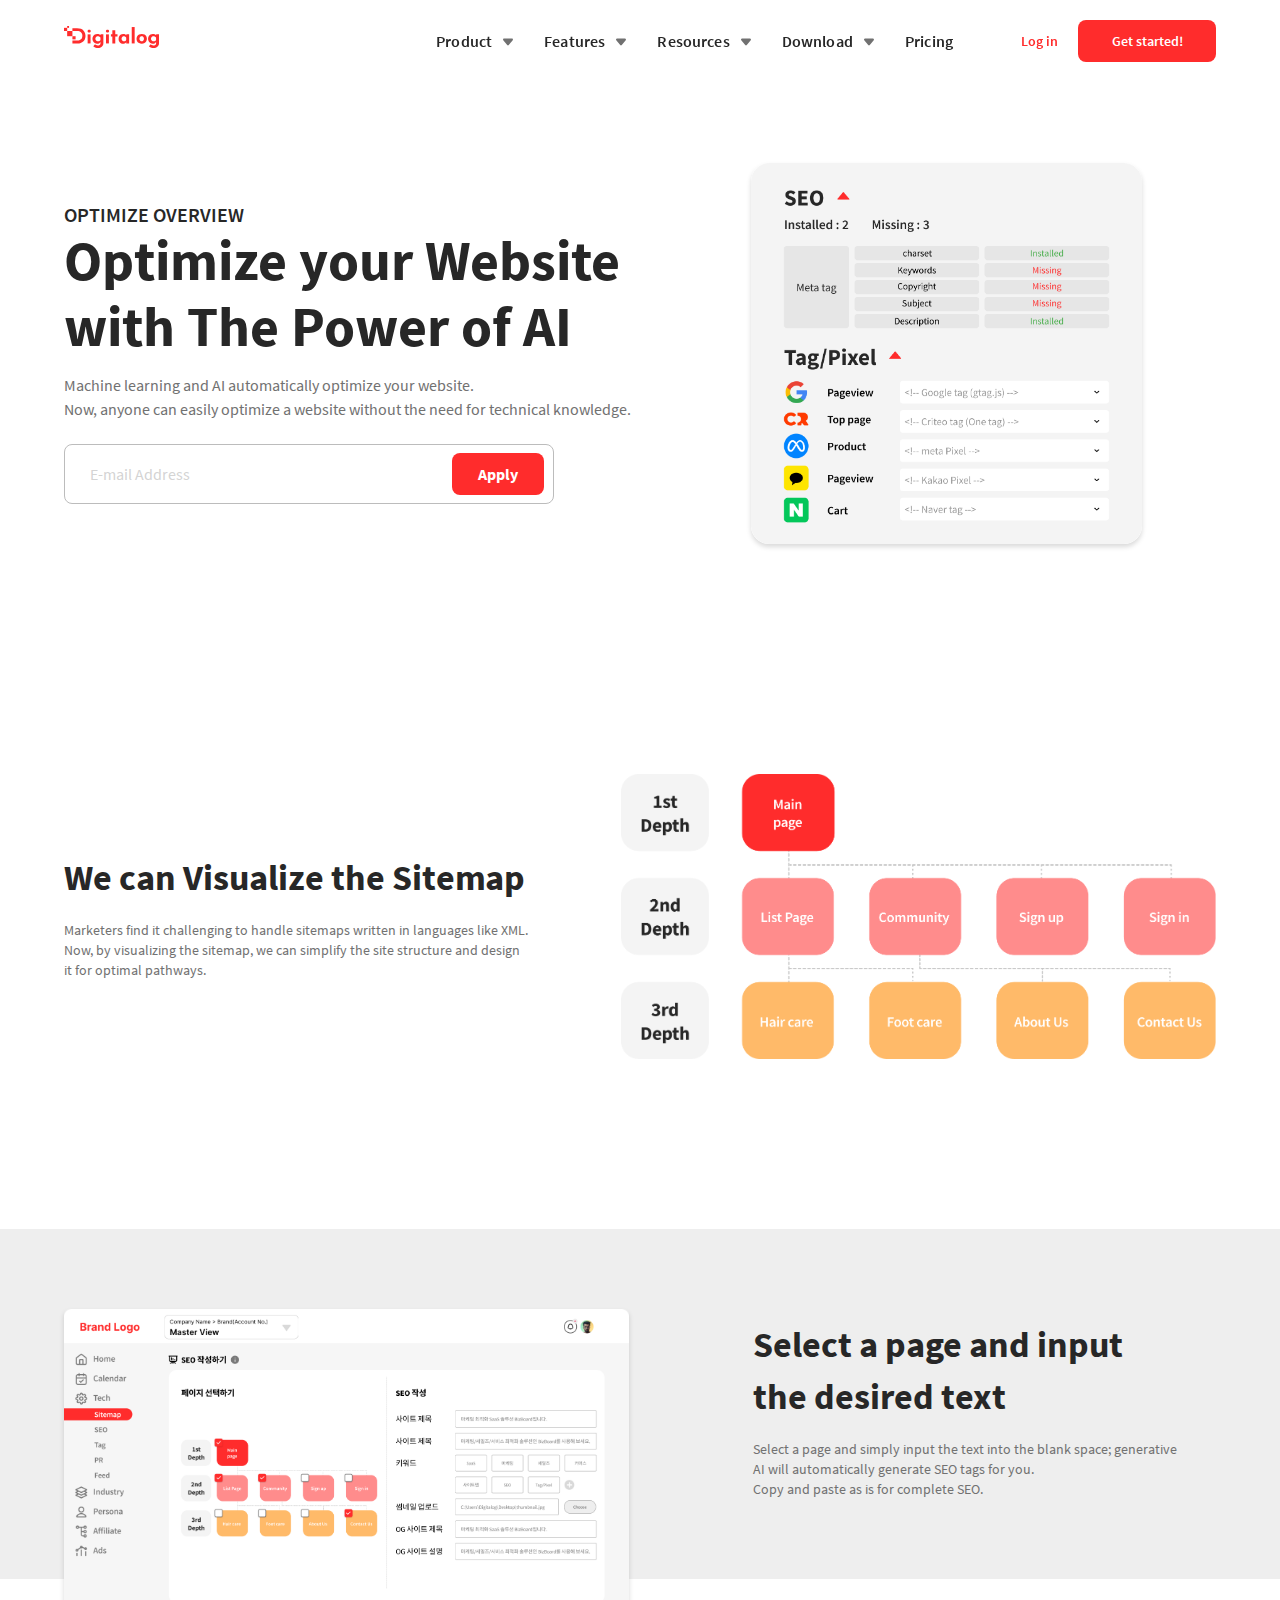
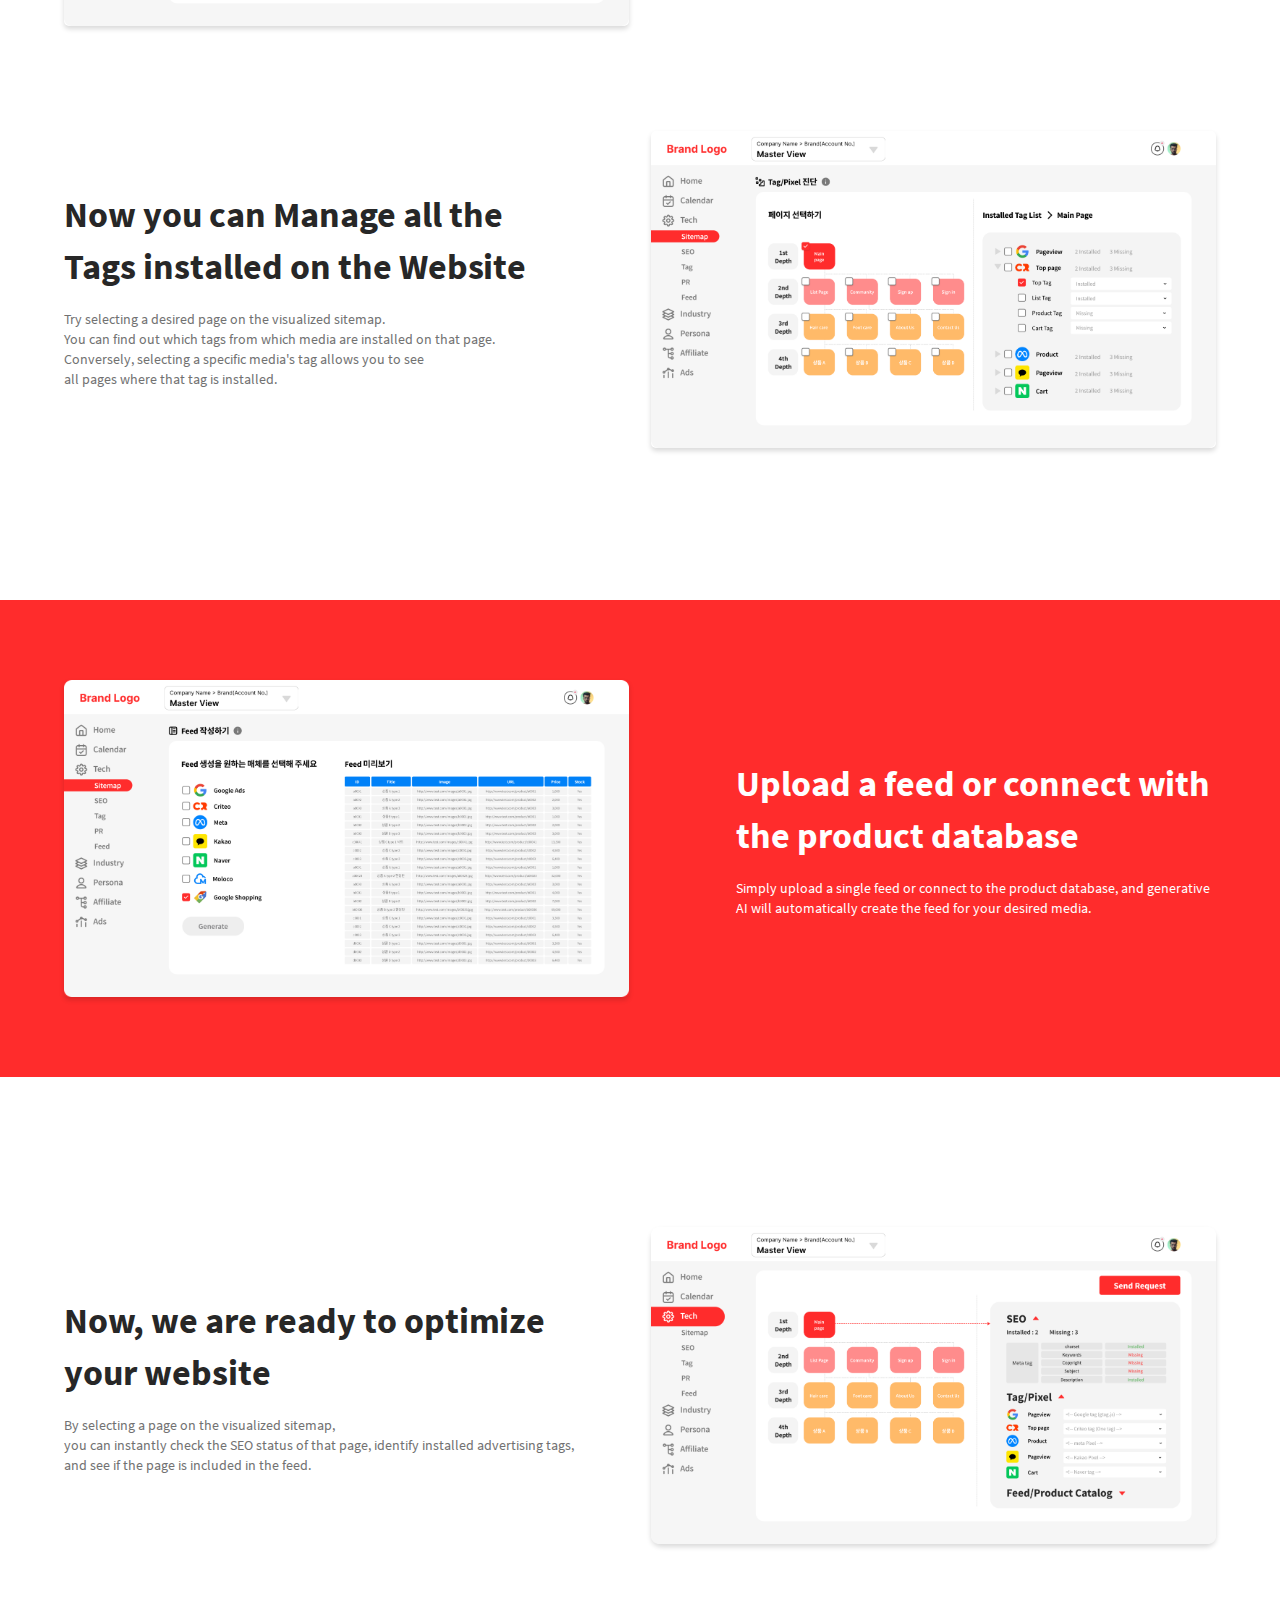
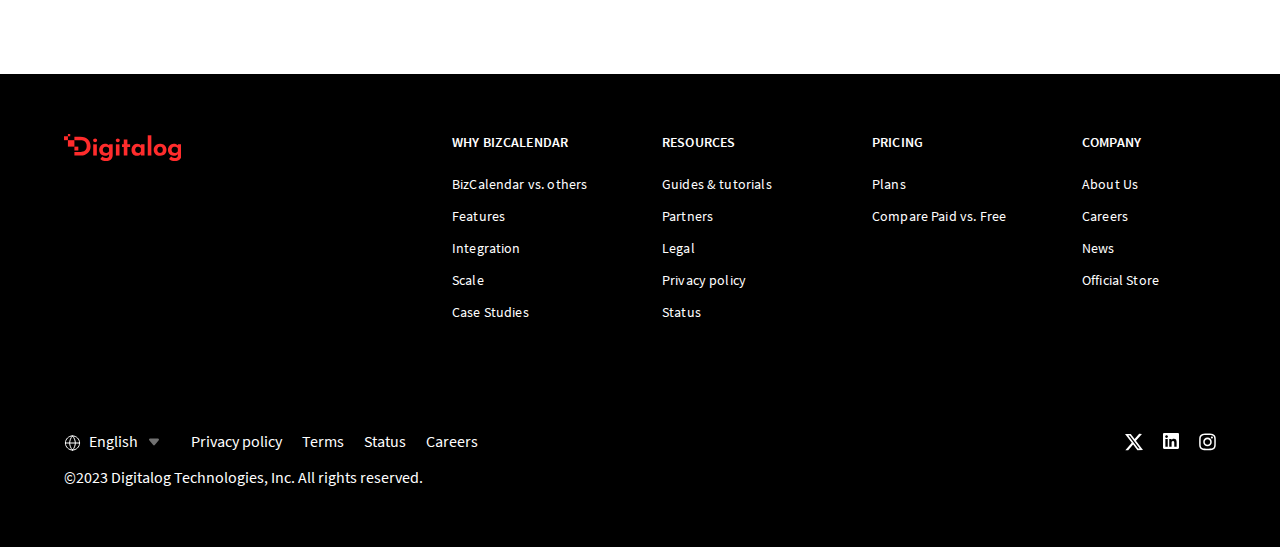
<file: product_web.html>
<!doctype html>
<html lang="ko">
<head>
  <meta charset="UTF-8">
  <meta name="viewport" content="width=device-width, user-scalable=no, initial-scale=1.0, maximum-scale=1.0, minimum-scale=1.0">
  <meta http-equiv="X-UA-Compatible" content="ie=edge">
  <title>Digitalog</title>
  <link rel="stylesheet" href="css/base.css">
  <link rel="stylesheet" href="css/font.css">
  <link rel="stylesheet" href="css/style-mo.css">
  <link rel="stylesheet" href="css/style-pc.css">
  <link rel="icon" href="./favicon.ico" type="image/x-icon">
  <meta name="facebook-domain-verification" content="7e4bwjdlceiptqljla6mkzy3occl6h" />
  <meta name="google-site-verification" content="kCjbytnmvQgTpXsOpm91CAdFCs3YUJGLg8q10eDFqxQ" />
  <meta name="naver-site-verification" content="84fcd61e92160e270f4ce3f05bdb4f7b3bfef6d7" />
  <meta name="msvalidate.01" content="BC4C20B51E56CC5FF5815AD622ADD9DA" />
  <!-- Google Tag Manager -->
  <script>
    (function(w,d,s,l,i){w[l]=w[l]||[];w[l].push({'gtm.start':
          new Date().getTime(),event:'gtm.js'});var f=d.getElementsByTagName(s)[0],
        j=d.createElement(s),dl=l!='dataLayer'?'&l='+l:'';j.async=true;j.src=
        'https://www.googletagmanager.com/gtm.js?id='+i+dl;f.parentNode.insertBefore(j,f);
    })(window,document,'script','dataLayer','GTM-KWRW64XC');
  </script>
  <!-- Google Tag Manager (noscript) -->
  <noscript>
    <iframe src="https://www.googletagmanager.com/ns.html?id=GTM-KWRW64XC" height="0" width="0" style="display:none;visibility:hidden"></iframe>
  </noscript>
  <!-- End Google Tag Manager (noscript) -->
</head>
<body>
  <div class="container">
    <div class="wrap">

      <!-- s: common -->
      <header>
        <div class="header-wrap">
          <div class="header-inner">
            <h1><a href="/" class="btn">Digitalog</a></h1>
            <a class="gnb-open btn">gnb open</a>
          </div>

          <nav class="gnb-wrap nav-wrap">
            <ul>
              <li>
                <a class="depth-btn btn">Product</a>
                <div class="depth">
                  <div class="parts">
                    <a href="/product_biz.html" class="btn"><img src="images/mo/ico-gnb1.svg" alt=""> BizCalendar</a>
                    <a href="/product_web.html" class="btn"><img src="images/mo/ico-gnb2.svg" alt=""> Web Optimizer</a>
                    <a href="/product_ai.html" class="btn"><img src="images/mo/ico-gnb3.svg" alt=""> AI Persona</a>
                    <a href="#" class="btn"><img src="images/mo/ico-gnb4.svg" alt=""> Ads Planner</a>
                  </div>
                  <div class="parts">
                    <a href="#" class="btn">Templates Gallery</a>
                    <a href="#" class="btn">Case Studies</a>
                  </div>
                </div>
              </li>
              <li>
                <a class="depth-btn btn">Features</a>
                <div class="depth">
                  <div class="parts">
                    <p>CALENDARS</p>
                    <a href="/features_marketing.html" class="btn">Marketing Calendar</a>
                    <a href="#" class="btn">Trade Marketing Calendar</a>
                  </div>

                  <div class="parts">
                    <p>WEB OPTIMIZER</p>
                    <a href="/features_sitemap.html" class="btn">Sitemap</a>
                    <a href="/features_seo.html" class="btn">SEO</a>
                    <a href="/features_tag.html" class="btn">Tag (Pixel)</a>
                    <a href="/features_feed.html" class="btn">Feed (Product Catalog)</a>
                  </div>

                  <div class="parts">
                    <p>DATA</p>
                    <a href="#" class="btn">Data Connect</a>
                    <a href="#" class="btn">AI Persona</a>
                  </div>
                </div>
              </li>
              <li>
                <a class="depth-btn btn">Resources</a>
                <div class="depth">
                  <div class="parts">
                    <a href="#" class="btn">What’s New</a>
                    <a href="#" class="btn">Guides & Tutorials</a>
                    <a href="#" class="btn">Community</a>
                  </div>

                  <div class="parts">
                    <a href="#" class="btn">Blog</a>
                    <a href="#" class="btn">Events</a>
                    <a href="#" class="btn">Onboarding &<br class="web"> Consulting Services</a>
                  </div>

                  <div class="parts">
                    <a href="#" class="btn">App Directory</a>
                  </div>
                </div>
              </li>
              <li>
                <a class="depth-btn btn">Download</a>
                <div class="depth">
                  <div class="parts">
                    <a href="#" class="btn">iOS & Android</a>
                    <a href="#" class="btn">Mac & Windows</a>
                  </div>
                </div>
              </li>
              <li>
                <a href="/pricing.html" class="depth-btn btn">Pricing</a>
              </li>
            </ul>
            <div class="bottom">
              <a class="btn start red">Get started!</a>
              <a class="btn login gray-line">Log in</a>
            </div>
          </nav>
        </div>
      </header>
      <!-- e: common -->


      <!-- s: product web optimizer -->
      <section class="product opt">
        <article class="top">
          <div class="cont">
            <p class="sub-tit">OPTIMIZE OVERVIEW</p>
            <h3>Optimize your Website<br class="web"> with The Power of AI</h3>
            <p class="txt">
              Machine learning and AI automatically optimize your website.<br>
              Now, anyone can easily optimize a website without<br class="mo">
              the need for technical knowledge.
            </p>
            <div class="inp">
              <input type="text" id="email" placeholder="E-mail Address">
              <label class="btn red" for="email">Apply</label>
            </div>
          </div>

          <div class="vis-box">
            <img src="images/mo/opt1.png" alt="" class="vis-img">
          </div>
        </article>

        <article class="opt2">
          <div class="cont">
            <h4>We can Visualize the Sitemap</h4>
            <p class="txt">
              Marketers find it challenging to handle sitemaps written in languages like XML.<br class="web">
              Now, by visualizing the sitemap, we can simplify the site structure and design<br class="web">
              it for optimal pathways.
            </p>
          </div>

          <div class="vis-box">
            <img src="images/mo/opt2.png" alt="" class="vis-img">
          </div>
        </article>

        <article class="opt3">
          <div class="cont">
            <h4>Select a page and input<br class="web"> the desired text</h4>
            <p class="txt">
              Select a page and simply input the text into the blank space; generative<br class="web">
              AI will automatically generate SEO tags for you.<br class="web">
              Copy and paste as is for complete SEO.
            </p>
          </div>

          <div class="vis-box">
            <img src="images/mo/opt3.png" alt="" class="vis-img">
          </div>
        </article>

        <article class="opt4">
          <div class="cont">
            <h4>Now you can Manage all the<br> Tags installed on the Website</h4>
            <p class="txt web">
              Try selecting a desired page on the visualized sitemap.<br>
              You can find out which tags from which media are installed on that page.<br class="web">
              Conversely, selecting a specific media's tag allows you to see<br>
              all pages where that tag is installed.
            </p>
          </div>

          <div class="vis-box">
            <img src="images/mo/opt4.png" alt="" class="vis-img">
          </div>

          <p class="txt mo">
            Try selecting a desired page on the visualized sitemap.<br>
            You can find out which tags from which media are installed on that page. Conversely, selecting a specific media's tag allows you to see<br>
            all pages where that tag is installed.
          </p>
        </article>

        <article class="opt5">
          <div class="cont">
            <h4>Upload a feed or connect with<br> the product database</h4>
            <p class="txt web">Simply upload a single feed or connect to the product database,
              and generative AI will automatically create the feed for your desired media.</p>
          </div>

          <div class="vis-box">
            <img src="images/mo/opt5.png" alt="" class="vis-img">
          </div>

          <p class="txt mo">Simply upload a single feed or connect to the product database,
            and generative AI will automatically create the feed for your desired media.</p>
        </article>

        <article class="opt6">
          <div class="cont">
            <h4>Now, we are ready to optimize<br> your website</h4>
            <p class="txt">By selecting a page on the visualized sitemap,<br>
              you can instantly check the SEO status of that page, identify installed advertising tags,<br class="web">
              and see if the page is included in the feed.</p>
          </div>

          <div class="vis-box">
            <img src="images/mo/opt6.png" alt="" class="vis-img">
          </div>
        </article>

      </section>
      <!-- e: product web optimizer -->


      <!-- s: footer -->
      <footer>
        <div class="footer-inner">
          <div class="ft-top">
            <h1><a href="/" class="btn">Digitalog</a></h1>
            <nav class="fnb-wrap nav-wrap">
              <ul>
                <li>
                  <a href="#" class="depth-btn btn">WHY BIZCALENDAR</a>
                  <div class="depth">
                    <a href="#" class="btn">BizCalendar vs. others</a>
                    <a href="#" class="btn">Features</a>
                    <a href="#" class="btn">Integration</a>
                    <a href="#" class="btn">Scale</a>
                    <a href="#" class="btn">Case Studies</a>
                  </div>
                </li>
                <li>
                  <a href="#" class="depth-btn btn">RESOURCES</a>
                  <div class="depth">
                    <a href="#" class="btn">Guides & tutorials</a>
                    <a href="#" class="btn">Partners</a>
                    <a href="#" class="btn">Legal</a>
                    <a href="#" class="btn">Privacy policy</a>
                    <a href="#" class="btn">Status</a>
                  </div>
                </li>
                <li>
                  <a href="#" class="depth-btn btn">PRICING</a>
                  <div class="depth">
                    <a href="#" class="btn">Plans</a>
                    <a href="#" class="btn">Compare Paid vs. Free</a>
                  </div>
                </li>
                <li>
                  <a href="#" class="depth-btn btn">COMPANY</a>
                  <div class="depth">
                    <a href="#" class="btn">About Us</a>
                    <a href="#" class="btn">Careers</a>
                    <a href="#" class="btn">News</a>
                    <a href="#" class="btn">Official Store</a>
                  </div>
                </li>
              </ul>
            </nav>
          </div>

          <div class="ft-bott">
            <div class="ft-bott-inner">
              <div class="lang">
                <a class="btn change-btn"><img src="images/mo/ico-globe.svg" alt="">English</a>
              </div>
              <div class="ft-list">
                <a href="#" class="btn">Privacy policy</a>
                <a href="#" class="btn">Terms</a>
                <a href="#" class="btn">Status</a>
                <a href="#" class="btn">Careers</a>
              </div>
            </div>
            <div class="sns">
              <a class="btn tw" href="https://twitter.com/Digitalog_inc" target="_blank">twitter</a>
              <a class="btn in" href="https://www.linkedin.com/company/92621490" target="_blank">linked</a>
              <a class="btn ig" href="https://www.instagram.com/digitalog.ai/" target="_blank">instagram</a>
            </div>
          </div>
          <p class="copy">©2023 Digitalog Technologies, Inc. All rights reserved.</p>
        </div>
      </footer>
      <!-- e: footer -->
    </div>
  </div>

  <!-- s: popup lang -->
  <div class="popup lang-pop">
    <div class="dim"></div>
    <div class="inner">
      <a class="close">닫기</a>

      <p class="title">Change languages</p>
      <p class="text">Selecting a different language will change<br class="mo"> the contents from us.</p>

      <ul class="region">
        <li>
          <p class="tit">AMERICAS</p>
          <a class="btn">Latinoamerica (español)</a>
          <a class="btn">Brasil (Portugues)</a>
          <a class="btn">United States (English)</a>
        </li>
        <li>
          <p class="tit">ASIA PACIFIC</p>
          <a class="btn">Vietnam (Vietnamese)</a>
          <a class="btn">日本 (日本語)</a>
          <a class="btn">대한민국 (한국어)</a>
          <a class="btn">简体中文</a>
          <a class="btn">繁體中文</a>
        </li>
        <li>
          <p class="tit">EUROPE</p>
          <a class="btn">Deutschland (Deutsch)</a>
          <a class="btn">España (Español)</a>
          <a class="btn">France (Français)</a>
          <a class="btn">Italia (Italiano)</a>
          <a class="btn">United Kingdom (English)</a>
        </li>
      </ul>
    </div>
  </div>
  <!-- e: popup lang -->

  <script src="js/common.js"></script>
</body>
</html>
</file>
<file: css/base.css>
@charset "utf-8";
body {-webkit-text-size-adjust: none;word-wrap: break-word;-webkit-tap-highlight-color: transparent}
* {margin: 0;padding: 0;max-height: 1000000px}
article, aside, details, figcaption, figure, footer, header, menu, nav, section {display: block}
fieldset, iframe, img, table, td, textArea, tr {border: 0}
caption, legend {display: none}
table {width: 100%;border: 0;border-spacing: 0;border-collapse: collapse}
table th {font-weight: 400}
textarea {-webkit-appearance: none;-webkit-border-radius: 0;border: 0;resize: none}
ol, ul {list-style: none}
hr {border: none;height: 0}
i {font-style: normal}
s {text-decoration: none}
em {font-style: normal}
a {cursor: pointer;color: inherit;text-decoration: none}
q::after, q::before, q:after, q:before {display: none;content: none}
button {border: 0;cursor: pointer}
input, select {-webkit-appearance: none;-webkit-border-radius: 0;vertical-align: middle}
input:checked[type=checkbox] {background-color: #666;-webkit-appearance: checkbox}
input[type=search]::-webkit-search-cancel-button {-webkit-appearance: none}
input[type=submit] {cursor: pointer}
select::-ms-expand {display: none}
input::-ms-clear{ display: none; }
img {-webkit-touch-callout: none;  -ms-user-select: none; user-select: none; -webkit-user-drag: none;  -ms-user-drag: none; user-drag: none; }
*:focus {outline:0;}
</file>
<file: css/font.css>
@font-face {
  font-family: 'SourceSansPro';
  src: url('../fonts/SourceSansPro-ExtraLight.woff') format('woff'), url('../fonts/SourceSansPro-ExtraLight.woff2') format('woff2');
  font-weight: 200;
  font-style: normal;
}
@font-face {
  font-family: 'SourceSansPro';
  src: url('../fonts/SourceSansPro-Light.woff') format('woff'), url('../fonts/SourceSansPro-Light.woff2') format('woff2');
  font-weight: 300;
  font-style: normal;
}
@font-face {
  font-family: 'SourceSansPro';
  src: url('../fonts/SourceSansPro-Regular.woff') format('woff'), url('../fonts/SourceSansPro-Regular.woff2') format('woff2');
  font-weight: 400;
  font-style: normal;
}
@font-face {
  font-family: 'SourceSansPro';
  src: url('../fonts/SourceSansPro-Semibold.woff') format('woff'), url('../fonts/SourceSansPro-Semibold.woff2') format('woff2');
  font-weight: 600;
  font-style: normal;
}
@font-face {
  font-family: 'SourceSansPro';
  src: url('../fonts/SourceSansPro-Bold.woff') format('woff'), url('../fonts/SourceSansPro-Bold.woff2') format('woff2');
  font-weight: 700;
  font-style: normal;
}
@font-face {
  font-family: 'SourceSansPro';
  src: url('../fonts/SourceSansPro-Black.woff') format('woff'), url('../fonts/SourceSansPro-Black.woff2') format('woff2');
  font-weight: 900;
  font-style: normal;
}
@font-face {
  font-family: 'Inter';
  src: url('../fonts/Inter-Thin.woff') format('woff'), url('../fonts/Inter-Thin.woff2') format('woff2');
  font-weight: 100;
  font-style: normal;
}
@font-face {
  font-family: 'Inter';
  src: url('../fonts/Inter-ExtraLight.woff') format('woff'), url('../fonts/Inter-ExtraLight.woff2') format('woff2');
  font-weight: 200;
  font-style: normal;
}
@font-face {
  font-family: 'Inter';
  src: url('../fonts/Inter-Light.woff') format('woff'), url('../fonts/Inter-Light.woff2') format('woff2');
  font-weight: 300;
  font-style: normal;
}
@font-face {
  font-family: 'Inter';
  src: url('../fonts/Inter-Regular.woff') format('woff'), url('../fonts/Inter-Regular.woff2') format('woff2');
  font-weight: 400;
  font-style: normal;
}
@font-face {
  font-family: 'Inter';
  src: url('../fonts/Inter-Medium.woff') format('woff'), url('../fonts/Inter-Medium.woff2') format('woff2');
  font-weight: 500;
  font-style: normal;
}
@font-face {
  font-family: 'Inter';
  src: url('../fonts/Inter-Semibold.woff') format('woff'), url('../fonts/Inter-Semibold.woff2') format('woff2');
  font-weight: 600;
  font-style: normal;
}
@font-face {
  font-family: 'Inter';
  src: url('../fonts/Inter-Bold.woff') format('woff'), url('../fonts/Inter-Bold.woff2') format('woff2');
  font-weight: 700;
  font-style: normal;
}
@font-face {
  font-family: 'Inter';
  src: url('../fonts/Inter-ExtraBold.woff') format('woff'), url('../fonts/Inter-ExtraBold.woff2') format('woff2');
  font-weight: 800;
  font-style: normal;
}
@font-face {
  font-family: 'Inter';
  src: url('../fonts/Inter-Black.woff') format('woff'), url('../fonts/Inter-Black.woff2') format('woff2');
  font-weight: 900;
  font-style: normal;
}
/*# sourceMappingURL=font.css.map */
</file>
<file: css/style-mo.css>
html {
  font-family: SourceSansPro, sans-serif;
}
.btn {
  display: inline-block;
  position: relative;
  z-index: 1;
  cursor: pointer;
}
.btn.red {
  color: #fff;
  background-color: #FF2C2C;
}
.gray-line {
  border: 1px solid #797979;
  box-sizing: border-box;
}
.inter {
  font-family: Inter, sans-serif;
}
input,
textarea {
  font-family: SourceSansPro, sans-serif;
  border: 0;
  outline: none;
  background: none;
}
button {
  background: inherit ;
  border: none;
  box-shadow: none;
  border-radius: 0;
  padding: 0;
  overflow: visible;
  cursor: pointer;
}
.mo {
  display: inline-block;
}
.web {
  display: none;
}
.container {
  font-size: 0vw;
  color: #272727;
}
.container .wrap header {
  width: 100%;
  height: 14.32291667vw;
}
.container .wrap header .header-inner {
  box-shadow: 0 1px 4px 0 rgba(0, 0, 0, 0.15);
  display: flex;
  justify-content: space-between;
  width: 100%;
  height: 14.32291667vw;
  position: fixed;
  left: 0vw;
  top: 0vw;
  right: auto;
  bottom: auto;
  background-color: #fff;
  z-index: 100;
}
.container .wrap header .header-inner h1 {
  width: 33.85416667vw;
  height: 14.32291667vw;
  position: relative;
}
.container .wrap header .header-inner h1 .btn {
  width: 100%;
  height: 100%;
}
.container .wrap header .header-inner h1:after {
  content: '';
  display: block;
  width: 23.4375vw;
  height: 5.46875vw;
  position: absolute;
  left: 5.20833333vw;
  top: 4.42708333vw;
  right: auto;
  bottom: auto;
  background-image: url('../images/mo/logo.svg');
  background-repeat: no-repeat;
  background-size: contain;
  pointer-events: none;
}
.container .wrap header .header-inner .gnb-open {
  width: 16.66666667vw;
  height: 14.32291667vw;
  position: relative;
}
.container .wrap header .header-inner .gnb-open:after {
  content: '';
  display: block;
  width: 6.25vw;
  height: 6.51041667vw;
  position: absolute;
  right: 5.20833333vw;
  top: 4.16666667vw;
  left: auto;
  bottom: auto;
  background-image: url('../images/mo/ico-ham.svg');
  background-repeat: no-repeat;
  background-size: contain;
}
.container .wrap header .nav-wrap {
  height: calc((var(--vh, 1vh) * 100) - 14.32291667vw);
  padding-top: 5.20833333vw;
  padding-right: 5.20833333vw;
  padding-bottom: 11.97916667vw;
  padding-left: 5.20833333vw;
  box-sizing: border-box;
  overflow-y: scroll;
  background-color: #fff;
  position: fixed;
  left: 0vw;
  top: 14.32291667vw;
  right: auto;
  bottom: auto;
  z-index: 50;
  display: none;
}
.container .wrap header .bottom .btn {
  font-size: 3.64583333vw;
  line-height: 10.9375vw;
  text-align: center;
  font-weight: 700;
  display: block;
  border-radius: 2.08333333vw;
}
.container .wrap header .bottom .btn.login {
  border: 1px solid #797979;
  color: #797979;
  margin-top: 4.16666667vw;
}
.container .wrap header.on .header-inner .gnb-open:after {
  background-image: url('../images/mo/close.svg');
  background-repeat: no-repeat;
  background-size: contain;
}
.container .wrap header.on .nav-wrap {
  display: block;
}
.container .wrap .nav-wrap {
  width: 100%;
}
.container .wrap .nav-wrap ul li {
  margin-bottom: 6.25vw;
}
.container .wrap .nav-wrap ul li .btn,
.container .wrap .nav-wrap ul li p {
  letter-spacing: 0.0390625vw;
  width: 100%;
  height: 100%;
  padding-top: 0vw;
  padding-right: 5.20833333vw;
  padding-bottom: 0vw;
  padding-left: 5.20833333vw;
  box-sizing: border-box;
}
.container .wrap .nav-wrap ul li .depth-btn {
  font-size: 4.16666667vw;
  line-height: 12.5vw;
  font-weight: 600;
  position: relative;
}
.container .wrap .nav-wrap ul li .depth-btn:after {
  content: '';
  display: block;
  width: 6.25vw;
  height: 6.25vw;
  background-image: url('../images/mo/ico-arr-r.svg');
  background-repeat: no-repeat;
  background-size: contain;
  position: absolute;
  right: 5.20833333vw;
  top: 3.90625vw;
  left: auto;
  bottom: auto;
  transition: transform 0.2s;
}
.container .wrap .nav-wrap ul li .depth {
  display: none;
  padding-bottom: 3.125vw;
  box-sizing: border-box;
}
.container .wrap .nav-wrap ul li .depth .btn {
  font-size: 3.64583333vw;
  line-height: 6.25vw;
  font-weight: 400;
}
.container .wrap .nav-wrap ul li .depth .btn img {
  vertical-align: middle;
  margin-right: 2.08333333vw;
}
.container .wrap .nav-wrap ul li .depth p {
  font-size: 2.86458333vw;
  line-height: 5.20833333vw;
  font-family: Inter, sans-serif;
  color: #797979;
  margin-top: 5.20833333vw;
  letter-spacing: 0vw;
}
.container .wrap .nav-wrap ul li .depth .parts:first-child p {
  margin-top: 0vw;
}
.container .wrap .nav-wrap ul li:last-child .depth-btn:after {
  display: none;
}
.container .wrap .nav-wrap ul li.on .depth-btn {
  margin-bottom: 2.08333333vw;
}
.container .wrap .nav-wrap ul li.on .depth-btn:after {
  transform: rotate(90deg);
}
.container .wrap .nav-wrap ul li.on .depth {
  display: block;
}
.container .wrap section {
  position: relative;
}
.container .wrap section article {
  text-align: center;
  padding-top: 7.8125vw;
  padding-right: 5.20833333vw;
  padding-bottom: 7.8125vw;
  padding-left: 5.20833333vw;
  box-sizing: border-box;
  position: relative;
  text-align: left;
}
.container .wrap section article:last-child {
  padding-bottom: 13.02083333vw;
}
.container .wrap section article .vis-box {
  width: 80.72916667vw;
  padding-top: 10.41666667vw;
  padding-right: 4.42708333vw;
  padding-bottom: 10.41666667vw;
  padding-left: 4.42708333vw;
  box-sizing: border-box;
  box-shadow: 0 3px 5px 0 rgba(0, 0, 0, 0.15);
  margin-left: auto;
  margin-right: auto;
}
.container .wrap section article .vis-box .vis-img {
  width: 100%;
}
.container .wrap section article .cont {
  margin-top: 5.20833333vw;
  margin-right: 0vw;
  margin-bottom: 5.20833333vw;
  margin-left: 0vw;
}
.container .wrap section article h3 {
  font-size: 6.77083333vw;
  line-height: 6.77083333vw;
  font-weight: 700;
}
.container .wrap section article h4 {
  font-size: 6.25vw;
  line-height: 7.29166667vw;
  font-weight: 700;
  letter-spacing: -0.00520833vw;
}
.container .wrap section article .txt {
  font-size: 3.125vw;
  line-height: 4.16666667vw;
  font-weight: 400;
  color: #717171;
  margin-top: 3.125vw;
  word-break: keep-all;
}
.container .wrap section article.top {
  padding-top: 16.92708333vw;
  text-align: center;
}
.container .wrap section article.top .cont:first-child {
  margin-top: 0vw;
}
.container .wrap section article.top .cont .sub-tit {
  font-size: 3.64583333vw;
  line-height: 6.25vw;
  margin-bottom: 3.125vw;
  font-weight: 600;
}
.container .wrap section article.top .cont .txt {
  line-height: 3.64583333vw;
  margin-top: 2.08333333vw;
}
.container .wrap section article .inp {
  width: 100%;
  height: 10.41666667vw;
  border: 1px solid #BCBCBC;
  background-color: #fff;
  margin-top: 5.20833333vw;
  border-radius: 1.30208333vw;
  text-align: left;
  padding-left: 3.90625vw;
  box-sizing: border-box;
  display: flex;
  justify-content: space-between;
}
.container .wrap section article .inp input {
  font-size: 2.60416667vw;
  line-height: 9.89583333vw;
  width: 64.0625vw;
}
.container .wrap section article .inp label {
  font-size: 2.60416667vw;
  line-height: 8.33333333vw;
  color: #fff;
  font-weight: 700;
  text-align: center;
  width: 16.66666667vw;
  height: 8.33333333vw;
  display: inline-block;
  border-radius: 1.30208333vw;
  margin-top: 0.78125vw;
  margin-right: 1.30208333vw;
  margin-bottom: 0.78125vw;
  margin-left: 1.30208333vw;
}
.container .wrap section article ::placeholder {
  font-size: 2.60416667vw;
  color: #c6c6c6c6;
}
.container .wrap section article[ent] {
  opacity: 0;
  transform: translateY(100px);
  transition: transform 0.7s, opacity 0.7s;
  transition-timing-function: ease-out;
}
.container .wrap section article.enter {
  transform: translateY(0);
  opacity: 1;
}
.container .wrap section.main:after {
  content: '';
  display: block;
  width: 100vw;
  height: 55.72916667vw;
  background-image: url('../images/mo/vis-bg.png');
  background-repeat: no-repeat;
  background-size: contain;
  position: absolute;
  left: 0vw;
  top: 0vw;
  right: auto;
  bottom: auto;
  z-index: -1;
}
.container .wrap section.main article .vis-box {
  width: 89.58333333vw;
  height: 67.70833333vw;
  border-radius: 1.04166667vw;
  overflow: hidden;
  box-shadow: none;
}
.container .wrap section.main article .vis-box.red-c {
  background-color: #FF2C2C;
}
.container .wrap section.main article .vis-box img {
  box-shadow: 0 4px 6px 0 rgba(0, 0, 0, 0.15);
}
.container .wrap section.main article .cont {
  margin-bottom: 0vw;
}
.container .wrap section.main article.vis1 {
  position: relative;
}
.container .wrap section.main article.vis1 .vis-box {
  padding: 0vw;
  height: auto;
}
.container .wrap section.main article.vis4 .vis-box {
  padding-top: 10.9375vw;
  padding-right: 10.9375vw;
  padding-bottom: 10.9375vw;
  padding-left: 10.9375vw;
}
.container .wrap section.biz {
  padding-bottom: 0vw;
}
.container .wrap section.biz article .vis-box {
  padding: 0vw;
  border-radius: 2.60416667vw;
  box-shadow: 0 6px 10px 0 rgba(0, 0, 0, 0.15);
}
.container .wrap section.biz article.top {
  background-color: #F4F4F4;
  overflow: hidden;
  padding-bottom: 0vw;
}
.container .wrap section.biz article.top .vis-box {
  width: 58.85416667vw;
  height: 78.125vw;
  border-radius: 2.60416667vw 2.60416667vw 0 0;
  overflow: hidden;
  margin-top: 6.51041667vw;
}
.container .wrap section.biz article.biz2 {
  padding-top: 15.625vw;
  padding-right: 5.20833333vw;
  padding-bottom: 15.625vw;
  padding-left: 5.20833333vw;
  margin-bottom: 0vw;
}
.container .wrap section.biz article.biz3 {
  background-color: #FF2C2C;
  padding-top: 10.41666667vw;
  padding-right: 5.20833333vw;
  padding-bottom: 10.41666667vw;
  padding-left: 5.20833333vw;
  height: 93.75vw;
}
.container .wrap section.biz article.biz3 .cont {
  margin-top: 0vw;
  color: #fff;
}
.container .wrap section.biz article.biz3 .cont .txt {
  color: #fff;
}
.container .wrap section.biz article.biz3 .vis-box {
  width: 46.09375vw;
  position: relative;
  z-index: 1;
}
.container .wrap section.biz article.biz4 {
  padding-top: 26.04166667vw;
  padding-right: 5.20833333vw;
  padding-bottom: 18.22916667vw;
  padding-left: 5.20833333vw;
}
.container .wrap section.biz article.biz4 .vis-box {
  margin-bottom: 10.41666667vw;
}
.container .wrap section.opt article.top .vis-box {
  width: 76.82291667vw;
  padding: 0vw;
  border-radius: 3.90625vw;
  margin-top: 9.11458333vw;
}
.container .wrap section.opt article.opt2 {
  padding-bottom: 18.22916667vw;
}
.container .wrap section.opt article.opt2 .cont,
.container .wrap section.opt article.opt3 .cont {
  margin-bottom: 0vw;
}
.container .wrap section.opt article.opt2 .vis-box,
.container .wrap section.opt article.opt3 .vis-box {
  box-shadow: none;
  padding-top: 10.41666667vw;
  padding-right: 0vw;
  padding-bottom: 0vw;
  padding-left: 0vw;
}
.container .wrap section.opt article.opt3 {
  height: 88.54166667vw;
  background-color: #EEEEEE;
}
.container .wrap section.opt article.opt3 .vis-box {
  box-shadow: 0 3px 5px 0 rgba(0, 0, 0, 0.15);
  padding: 0vw;
  border-radius: 1.30208333vw;
  margin-top: 14.32291667vw;
}
.container .wrap section.opt article.opt4 {
  padding-top: 26.04166667vw;
}
.container .wrap section.opt article.opt4 .vis-box {
  padding: 0vw;
  border-radius: 1.30208333vw;
  margin-top: 10.41666667vw;
  margin-bottom: 5.20833333vw;
}
.container .wrap section.opt article.opt5 {
  background-color: #FF2C2C;
  padding-top: 13.02083333vw;
  padding-right: 5.20833333vw;
  padding-bottom: 16.92708333vw;
  padding-left: 5.20833333vw;
}
.container .wrap section.opt article.opt5 .txt {
  color: #fff;
  margin-top: 5.20833333vw;
}
.container .wrap section.opt article.opt5 .cont {
  color: #fff;
  margin-top: 0vw;
}
.container .wrap section.opt article.opt5 .vis-box {
  padding: 0vw;
  border-radius: 1.30208333vw;
}
.container .wrap section.opt article.opt6 .cont .txt {
  margin-top: 7.8125vw;
}
.container .wrap section.opt article.opt6 .vis-box {
  margin-top: 7.8125vw;
  padding: 0vw;
  border-radius: 1.30208333vw;
}
.container .wrap section.ai article.top .vis-box {
  width: 61.97916667vw;
  height: 61.97916667vw;
  box-shadow: none;
  position: relative;
  padding: 0vw;
}
.container .wrap section.ai article.top .vis-box .vis-img {
  width: 100%;
}
.container .wrap section.ai article.top .vis-box .text1,
.container .wrap section.ai article.top .vis-box .text2 {
  position: absolute;
}
.container .wrap section.ai article.top .vis-box .text1 {
  width: 34.63541667vw;
  height: 20.05208333vw;
  left: -15.625vw;
  top: 13.28125vw;
  right: auto;
  bottom: auto;
}
.container .wrap section.ai article.top .vis-box .text2 {
  width: 41.14583333vw;
  height: 20.05208333vw;
  left: 31.51041667vw;
  top: 51.82291667vw;
  right: auto;
  bottom: auto;
}
.container .wrap section.ai article.top .cont {
  margin-top: 13.02083333vw;
}
.container .wrap section.ai article.top .cont .inp {
  margin-top: 8.85416667vw;
}
.container .wrap section.ai article.ai2 {
  background-color: #EEEEEE;
  padding-bottom: 10.41666667vw;
}
.container .wrap section.ai article.ai2 .vis-box {
  width: 83.33333333vw;
  padding: 0vw;
  box-shadow: none;
  margin-top: 10.41666667vw;
}
.container .wrap section.ai article.ai3 {
  padding-bottom: 10.41666667vw;
}
.container .wrap section.ai article.ai3 .vis-box {
  padding: 0vw;
  border-radius: 1.30208333vw;
}
.container .wrap section.marketing {
  padding-bottom: 39.0625vw;
}
.container .wrap section.marketing article.top {
  background-color: #fff;
  padding-bottom: 7.8125vw;
}
.container .wrap section.marketing article.top:after {
  display: none !important;
}
.container .wrap section.marketing article.top .vis-box {
  width: 100%;
  height: auto;
  padding: 0vw;
  border-radius: 2.08333333vw;
}
.container .wrap section.marketing article.mar2 {
  padding-top: 7.8125vw;
}
.container .wrap section.marketing article.mar2 .vis-box {
  margin-top: 7.8125vw;
}
.container .wrap section.sitemap article .vis-box {
  padding: 0vw;
  box-shadow: none;
  margin-top: 7.8125vw;
}
.container .wrap section.sitemap article.site3 {
  color: #fff;
  background-color: #797979;
}
.container .wrap section.sitemap article.site3 .cont .txt {
  color: #fff;
}
.container .wrap section.seo article .vis-box {
  padding: 0vw;
  box-shadow: none;
  margin-top: 7.8125vw;
}
.container .wrap section.seo article.top {
  background-color: #F4F4F4;
  height: 110.67708333vw;
  overflow: hidden;
}
.container .wrap section.seo article.top .vis-box {
  width: 85.67708333vw;
}
.container .wrap section.seo article.seo3 {
  background-color: #FF2C2C;
  color: #fff;
  padding-top: 5.20833333vw;
  height: 78.125vw;
}
.container .wrap section.seo article.seo3 .cont {
  margin-top: 0vw;
}
.container .wrap section.seo article.seo3 .cont .txt {
  color: #fff;
}
.container .wrap section.seo article.seo3 .vis-box {
  box-shadow: 0 3px 5px 0 rgba(0, 0, 0, 0.15);
  border-radius: 1.30208333vw;
}
.container .wrap section.seo article.seo4 {
  padding-top: 30.98958333vw;
}
.container .wrap section.seo article.seo4 .cont {
  margin-top: 0vw;
}
.container .wrap section.seo article.seo5 {
  background-color: #EEEEEE;
}
.container .wrap section.seo article.seo5 .vis-box {
  box-shadow: 0 3px 5px 0 rgba(0, 0, 0, 0.15);
  border-radius: 1.30208333vw;
}
.container .wrap section.tag article .vis-box {
  padding: 0vw;
  box-shadow: none;
  margin-top: 7.8125vw;
}
.container .wrap section.tag article.top .vis-box {
  width: 74.21875vw;
}
.container .wrap section.tag article.tag2 .cont {
  margin-top: 0vw;
}
.container .wrap section.tag article.tag3 {
  background-color: #EEEEEE;
  padding-top: 10.41666667vw;
  padding-right: 5.20833333vw;
  padding-bottom: 10.41666667vw;
  padding-left: 5.20833333vw;
}
.container .wrap section.tag article.tag3 .cont {
  margin-top: 0vw;
}
.container .wrap section.tag article.tag3 .vis-box {
  box-shadow: 0 3px 5px 0 rgba(0, 0, 0, 0.15);
  border-radius: 1.30208333vw;
}
.container .wrap section.feed article .vis-box {
  padding: 0vw;
  box-shadow: none;
  margin-top: 7.8125vw;
}
.container .wrap section.feed article.top .vis-box {
  width: 78.125vw;
}
.container .wrap section.feed article.fd3 {
  background-color: #FF2C2C;
  padding-top: 10.41666667vw;
  padding-right: 5.20833333vw;
  padding-bottom: 10.41666667vw;
  padding-left: 5.20833333vw;
}
.container .wrap section.feed article.fd3 .cont {
  margin-top: 0vw;
  color: #ffff;
}
.container .wrap section.feed article.fd3 .cont .txt {
  color: #fff;
}
.container .wrap section.feed article.fd3 .vis-box {
  box-shadow: 0 3px 5px 0 rgba(0, 0, 0, 0.15);
  border-radius: 1.30208333vw;
}
.container .wrap section.pricing article ul li p.tit {
  font-weight: 700;
}
.container .wrap section.pricing article ul li p.price {
  font-weight: 600;
}
.container .wrap section.pricing article ul li p.price span {
  font-weight: 400;
  display: inline-block;
  margin-left: 1.30208333vw;
}
.container .wrap section.pricing article ul li .btn {
  font-size: 3.64583333vw;
  line-height: 8.85416667vw;
  text-align: center;
  font-weight: 700;
  color: #fff;
  background-color: #FF2C2C;
  border: 1px solid #FF2C2C;
  border-radius: 1.30208333vw;
  width: 55.72916667vw;
  height: 9.375vw;
  box-sizing: border-box;
  margin-bottom: 7.8125vw;
}
.container .wrap section.pricing article ul li .btn.disable {
  color: #272727;
  background-color: #EEEEEE;
  border: 1px solid #CACACA;
  pointer-events: none;
}
.container .wrap section.pricing article.top {
  background-color: #F4F4F4;
}
.container .wrap section.pricing article.top .price-type {
  background-color: #F4F4F4;
  margin-top: 9.375vw;
  padding-bottom: 16.40625vw;
}
.container .wrap section.pricing article.top .price-type li {
  background-color: #fff;
  border-radius: 9.11458333vw;
  box-shadow: 0 2px 5px 0 rgba(0, 0, 0, 0.15);
  padding-top: 9.375vw;
  padding-right: 8.85416667vw;
  padding-bottom: 8.33333333vw;
  padding-left: 8.85416667vw;
  box-sizing: border-box;
  text-align: center;
  width: 75vw;
  margin-left: auto;
  margin-right: auto;
  margin-bottom: 5.20833333vw;
}
.container .wrap section.pricing article.top .price-type li:last-child {
  margin-bottom: 0vw;
}
.container .wrap section.pricing article.top .price-type li p {
  text-align: left;
}
.container .wrap section.pricing article.top .price-type li p.tit {
  font-size: 8.85416667vw;
  line-height: 10.41666667vw;
  margin-bottom: 4.94791667vw;
}
.container .wrap section.pricing article.top .price-type li p.price {
  font-size: 7.29166667vw;
  line-height: 8.33333333vw;
  margin-bottom: 1.30208333vw;
}
.container .wrap section.pricing article.top .price-type li p.price span {
  font-size: 4.16666667vw;
}
.container .wrap section.pricing article.top .price-type li p.period {
  font-size: 4.16666667vw;
  line-height: 6.25vw;
  margin-bottom: 6.77083333vw;
}
.container .wrap section.pricing article.top .price-type li .scope {
  text-align: left;
}
.container .wrap section.pricing article.top .price-type li .scope b,
.container .wrap section.pricing article.top .price-type li .scope p {
  font-size: 3.38541667vw;
  line-height: 4.16666667vw;
  margin-bottom: 2.60416667vw;
  display: block;
  font-weight: 400;
}
.container .wrap section.pricing article.top .price-type li .scope p {
  margin-bottom: 1.82291667vw;
  padding-left: 8.33333333vw;
  box-sizing: border-box;
  position: relative;
}
.container .wrap section.pricing article.top .price-type li .scope p:after {
  content: '';
  display: block;
  width: 3.38541667vw;
  height: 3.64583333vw;
  background-image: url('../images/mo/ico-chk.svg');
  background-repeat: no-repeat;
  background-size: contain;
  position: absolute;
  left: 0vw;
  top: 0.52083333vw;
  right: auto;
  bottom: auto;
}
.container .wrap section.pricing article.top .price-type li .scope p:last-of-type {
  margin-bottom: 0vw;
}
.container .wrap section.pricing article.price1 {
  position: relative;
}
.container .wrap section.pricing article.price1:after {
  content: '';
  display: block;
  width: 130%;
  height: 39.0625vw;
  background-color: #fff;
  border-radius: 80% 80% 0 0;
  position: absolute;
  left: 50%;
  top: -6.51041667vw;
  right: auto;
  bottom: auto;
  transform: translateX(-50%);
}
.container .wrap section.pricing article.price1 .cont {
  position: relative;
  z-index: 1;
  margin-top: 0vw;
}
.container .wrap section.pricing article.price1 .cont h3 {
  text-align: center;
}
.container .wrap section.pricing article.price1 .table {
  margin-top: 10.41666667vw;
  position: relative;
  z-index: 1;
}
.container .wrap section.pricing article.price1 .table ul li {
  margin-bottom: 10.41666667vw;
}
.container .wrap section.pricing article.price1 .table ul li:last-child {
  margin-bottom: 0vw;
}
.container .wrap section.pricing article.price1 .table ul li .t-head {
  padding-top: 4.16666667vw;
  padding-right: 0vw;
  padding-bottom: 4.16666667vw;
  padding-left: 0vw;
  box-sizing: border-box;
  text-align: center;
  background-color: #F6F8FA;
}
.container .wrap section.pricing article.price1 .table ul li .t-head p.tit {
  font-size: 5.20833333vw;
  line-height: 7.8125vw;
  margin-bottom: 2.08333333vw;
}
.container .wrap section.pricing article.price1 .table ul li .t-head p.price {
  font-size: 8.85416667vw;
  line-height: 9.375vw;
}
.container .wrap section.pricing article.price1 .table ul li .t-head p.price span {
  font-size: 5.20833333vw;
  display: inline-block;
  vertical-align: bottom;
}
.container .wrap section.pricing article.price1 .table ul li .t-head p.period {
  font-size: 3.64583333vw;
  line-height: 4.6875vw;
  margin-bottom: 5.20833333vw;
}
.container .wrap section.pricing article.price1 .table ul li .grid-table {
  margin-top: 2.08333333vw;
}
.container .wrap section.pricing article.price1 .table ul li .grid-table ul {
  justify-content: space-between;
  display: flex;
  flex-wrap: wrap;
}
.container .wrap section.pricing article.price1 .table ul li .grid-table ul li {
  background-color: #F6F8FA;
  width: 43.22916667vw;
  min-height: 9.11458333vw;
  margin-top: 0vw;
  margin-right: 1.5625vw;
  margin-bottom: 2.08333333vw;
  margin-left: 0vw;
  padding-left: 2.60416667vw;
  box-sizing: border-box;
}
.container .wrap section.pricing article.price1 .table ul li .grid-table ul li p {
  font-size: 3.38541667vw;
  line-height: 9.11458333vw;
  font-weight: 600;
  vertical-align: middle;
}
.container .wrap section.pricing article.price1 .table ul li .grid-table ul li p.lines {
  line-height: normal;
}
.container .wrap section.pricing article.price1 .table ul li .grid-table ul li img {
  width: 4.16666667vw;
  height: 4.42708333vw;
  margin-top: 2.34375vw;
}
.container .wrap section.pricing article.price1 .table ul li .grid-table ul li:nth-child(2n) {
  text-align: center;
  margin-right: 0vw;
  padding-left: 0vw;
}
.container .wrap section.pricing article.price1 .table ul li .grid-table ul li:nth-child(2n) p {
  font-weight: 400;
}
.container .wrap section.career article .arr-btn {
  font-size: 5.72916667vw;
  line-height: 16.66666667vw;
  color: #fff;
  font-weight: 700;
  width: 89.32291667vw;
  height: 16.66666667vw;
  text-align: center;
  background-color: #FF2C2C;
  border-radius: 2.08333333vw;
}
.container .wrap section.career article .arr-btn img {
  display: inline-block;
  vertical-align: middle;
  width: 6.25vw;
  height: 6.25vw;
  margin-left: 2.60416667vw;
}
.container .wrap section.career article .arr-btn.jop-search {
  margin-top: 5.20833333vw;
}
.container .wrap section.career article.top {
  background-color: #FFE2E2;
  padding-bottom: 78.125vw;
  box-sizing: border-box;
  overflow: hidden;
}
.container .wrap section.career article.top:before {
  content: '';
  display: block;
  width: 120%;
  height: 52.08333333vw;
  background-color: #F8F8F8;
  border-radius: 80% 80% 0 0;
  position: absolute;
  left: 50%;
  bottom: -26.04166667vw;
  right: auto;
  top: auto;
  transform: translateX(-50%);
}
.container .wrap section.career article.top .vis-box {
  padding: 0vw;
  margin-bottom: 7.8125vw;
  width: auto;
  box-shadow: none;
  position: relative;
}
.container .wrap section.career article.top .vis-box:after {
  content: '';
  display: block;
  width: 99.47916667vw;
  height: 70.83333333vw;
  background-image: url('../images/mo/career-bg.png');
  background-repeat: no-repeat;
  background-size: contain;
  position: absolute;
  left: 50%;
  top: 3.125vw;
  right: auto;
  bottom: auto;
  margin-left: -49.73958333vw;
}
.container .wrap section.career article.top .vis-box .vis {
  width: 75.52083333vw;
  height: 75.52083333vw;
  position: relative;
  z-index: 1;
}
.container .wrap section.career article.top .vis-box .job-circle {
  text-align: center;
  width: 23.4375vw;
  height: 23.4375vw;
  border-radius: 50%;
  padding-top: 2.60416667vw;
  box-sizing: border-box;
  background-color: #FF2C2C;
  position: absolute;
  right: 10.9375vw;
  top: 55.46875vw;
  left: auto;
  bottom: auto;
  z-index: 1;
}
.container .wrap section.career article.top .vis-box .job-circle b {
  font-size: 11.97916667vw;
  line-height: 11.97916667vw;
  color: #fff;
}
.container .wrap section.career article.top .vis-box .job-circle p {
  font-size: 5.20833333vw;
  line-height: 6.25vw;
  color: #fff;
}
.container .wrap section.career article.top .cont {
  position: relative;
  z-index: 1;
  margin-bottom: 0vw;
}
.container .wrap section.career article.top .cont .all {
  margin-top: 5.20833333vw;
}
.container .wrap section.career article.filter-wrap {
  margin-top: -62.5vw;
  padding-top: 0vw;
  position: relative;
}
.container .wrap section.career article.filter-wrap:after {
  content: '';
  display: block;
  width: 100%;
  height: 100%;
  background-color: #F8F8F8;
  position: absolute;
  left: 0vw;
  top: 62.5vw;
  right: auto;
  bottom: auto;
  z-index: -1;
}
.container .wrap section.career article.filter-wrap .filter h3 {
  margin-bottom: 7.8125vw;
}
.container .wrap section.career article.filter-wrap .filter .inp-box {
  width: 89.32291667vw;
  height: 13.54166667vw;
  border: 1px solid #717171;
  box-sizing: border-box;
  background-color: #fff;
  padding-left: 6.51041667vw;
  border-radius: 1.30208333vw;
  margin-top: 3.64583333vw;
  display: flex;
  justify-content: space-between;
  overflow: hidden;
}
.container .wrap section.career article.filter-wrap .filter .inp-box input {
  font-size: 4.16666667vw;
  font-weight: 600;
  color: #272727;
}
.container .wrap section.career article.filter-wrap .filter .inp-box ::placeholder {
  font-size: 4.16666667vw;
  font-weight: 600;
  color: #272727;
}
.container .wrap section.career article.filter-wrap .filter .inp-box .search-btn {
  font-size: 0vw;
  width: 12.76041667vw;
  height: 13.02083333vw;
  position: relative;
}
.container .wrap section.career article.filter-wrap .filter .inp-box .search-btn:after {
  content: '';
  display: block;
  width: 6.25vw;
  height: 6.25vw;
  background-image: url('../images/mo/ico-search.svg');
  background-repeat: no-repeat;
  background-size: contain;
  position: absolute;
  left: 0vw;
  top: 3.64583333vw;
  right: auto;
  bottom: auto;
}
.container .wrap section.career article.filter-wrap .filter .select-wrap {
  width: 89.32291667vw;
  height: 13.54166667vw;
}
.container .wrap section.career article.filter-wrap .result {
  margin-top: 26.04166667vw;
}
.container .wrap section.career article.filter-wrap .result .result-status {
  font-size: 4.6875vw;
  letter-spacing: 0.0390625vw;
}
.container .wrap section.career article.filter-wrap .result .result-list {
  margin-top: 10.41666667vw;
}
.container .wrap section.career article.filter-wrap .result .result-list li {
  background-color: #fff;
  border: 1px solid #717171;
  border-radius: 3.90625vw;
  padding: 10.41666667vw;
  box-sizing: border-box;
  margin-bottom: 5.20833333vw;
  position: relative;
}
.container .wrap section.career article.filter-wrap .result .result-list li:last-child {
  margin-bottom: 0vw;
}
.container .wrap section.career article.filter-wrap .result .result-list li p {
  font-size: 4.16666667vw;
  line-height: 6.25vw;
  font-weight: 600;
  margin-bottom: 2.08333333vw;
}
.container .wrap section.career article.filter-wrap .result .result-list li p:last-of-type {
  margin-bottom: 0vw;
}
.container .wrap section.career article.filter-wrap .result .result-list li p.tit {
  font-size: 5.20833333vw;
  font-weight: 700;
  color: #FF2C2C;
  word-break: keep-all;
}
.container .wrap section.career article.filter-wrap .result .result-list li p.area,
.container .wrap section.career article.filter-wrap .result .result-list li p.work {
  padding-left: 9.375vw;
  box-sizing: border-box;
  position: relative;
}
.container .wrap section.career article.filter-wrap .result .result-list li p.area:after,
.container .wrap section.career article.filter-wrap .result .result-list li p.work:after {
  content: '';
  display: block;
  width: 6.25vw;
  height: 6.25vw;
  position: absolute;
  left: 0vw;
  top: 0vw;
  right: auto;
  bottom: auto;
}
.container .wrap section.career article.filter-wrap .result .result-list li p.area:after {
  background-image: url('../images/mo/ico-pos.svg');
  background-repeat: no-repeat;
  background-size: contain;
}
.container .wrap section.career article.filter-wrap .result .result-list li p.work:after {
  background-image: url('../images/mo/ico-work.svg');
  background-repeat: no-repeat;
  background-size: contain;
}
.container .wrap section.career article.filter-wrap .result .result-list li p.date {
  font-size: 3.64583333vw;
  color: #717171;
  font-weight: 400;
}
.container .wrap section.career article.filter-wrap .result .result-list li .link {
  width: 100%;
  height: 100%;
  position: absolute;
  left: 0vw;
  top: 0vw;
  right: auto;
  bottom: auto;
}
.container .wrap section.career article.filter-wrap .result .paging {
  margin-left: auto;
  margin-right: auto;
  width: 76.04166667vw;
  height: 8.33333333vw;
  margin-top: 3.64583333vw;
  display: flex;
  justify-content: space-between;
}
.container .wrap section.career article.filter-wrap .result .paging .btn {
  font-size: 5.72916667vw;
  line-height: 8.33333333vw;
  text-align: center;
  width: 8.33333333vw;
  height: 8.33333333vw;
  color: #000;
  font-weight: 700;
  border-radius: 50%;
}
.container .wrap section.career article.filter-wrap .result .paging .btn.current {
  color: #FF2C2C;
}
.container .wrap section.career article.filter-wrap .result .paging .btn.active {
  color: #fff;
  background-color: #FF2C2C;
}
.container .wrap section.career article.filter-wrap .result .paging .btn.next {
  font-size: 0vw;
  background-image: url('../images/mo/ico-next.svg');
  background-repeat: no-repeat;
  background-size: contain;
}
.container .wrap footer {
  color: #fff;
  background-color: #000;
  padding-top: 15.625vw;
  padding-right: 5.20833333vw;
  padding-bottom: 10.41666667vw;
  padding-left: 5.20833333vw;
  box-sizing: border-box;
}
.container .wrap footer h1 {
  width: 30.46875vw;
  height: 7.03125vw;
  position: relative;
  background-image: url('../images/mo/ft-logo.svg');
  background-repeat: no-repeat;
  background-size: contain;
}
.container .wrap footer h1 .btn {
  width: 100%;
  height: 100%;
}
.container .wrap footer .fnb-wrap {
  margin-top: 10.41666667vw;
}
.container .wrap footer .fnb-wrap ul li .depth-btn {
  padding: 0vw;
}
.container .wrap footer .fnb-wrap ul li .depth-btn:after {
  background-image: url('../images/mo/ico-arr-r-wh.svg');
  background-repeat: no-repeat;
  background-size: contain;
}
.container .wrap footer .fnb-wrap ul li .depth .btn {
  padding: 0vw;
}
.container .wrap footer .lang {
  margin-top: 10.41666667vw;
}
.container .wrap footer .lang .change-btn {
  font-size: 4.16666667vw;
  line-height: 5.20833333vw;
  padding-right: 7.55208333vw;
  box-sizing: border-box;
  position: relative;
}
.container .wrap footer .lang .change-btn img {
  width: 4.42708333vw;
  height: 4.6875vw;
  margin-right: 2.08333333vw;
  vertical-align: middle;
}
.container .wrap footer .lang .change-btn:after {
  content: '';
  display: block;
  width: 4.16666667vw;
  height: 4.16666667vw;
  background-image: url('../images/mo/ico-drop.svg');
  background-repeat: no-repeat;
  background-size: contain;
  position: absolute;
  right: 1.30208333vw;
  top: 0.52083333vw;
  left: auto;
  bottom: auto;
  transition: transform 0.2s;
}
.container .wrap footer .ft-list {
  text-align: left;
  margin-top: 6.25vw;
}
.container .wrap footer .ft-list .btn {
  font-size: 4.16666667vw;
  line-height: 5.20833333vw;
  margin-right: 5.20833333vw;
}
.container .wrap footer .ft-list .btn:last-child {
  margin-right: 0vw;
}
.container .wrap footer .sns {
  margin-top: 5.20833333vw;
}
.container .wrap footer .sns .btn {
  display: inline-block;
  margin-right: 5.20833333vw;
  vertical-align: middle;
}
.container .wrap footer .sns .btn.tw {
  width: 4.6875vw;
  height: 4.6875vw;
  background-image: url('../images/mo/ico-tw.svg');
  background-repeat: no-repeat;
  background-size: contain;
}
.container .wrap footer .sns .btn.in {
  width: 4.16666667vw;
  height: 4.42708333vw;
  background-image: url('../images/mo/ico-in.svg');
  background-repeat: no-repeat;
  background-size: contain;
}
.container .wrap footer .sns .btn.ig {
  width: 4.42708333vw;
  height: 4.6875vw;
  background-image: url('../images/mo/ico-ig.svg');
  background-repeat: no-repeat;
  background-size: contain;
}
.container .wrap footer .sns .btn:last-child {
  margin-right: 0vw;
}
.container .wrap footer .copy {
  font-size: 3.64583333vw;
  line-height: 5.20833333vw;
  margin-top: 5.20833333vw;
}
.container .wrap footer.on .lang .change-btn:after {
  transform: rotate(180deg);
}
.container .wrap footer.career-footer .footer-inner .ft-top {
  display: flex;
}
.container .wrap footer.career-footer .footer-inner .ft-top .tit {
  font-size: 4.6875vw;
  line-height: 6.25vw;
  font-weight: 600;
}
.container .wrap footer.career-footer .footer-inner .ft-top .sns {
  margin-top: 0vw;
  margin-right: 0vw;
  margin-bottom: 0vw;
  margin-left: 7.8125vw;
  padding-top: 1.04166667vw;
  box-sizing: border-box;
}
.container .wrap footer.career-footer .footer-inner .about {
  margin-top: 5.20833333vw;
}
.container .wrap footer.career-footer .footer-inner .about p {
  font-size: 3.64583333vw;
  font-weight: 600;
}
.container .wrap footer.career-footer .footer-inner .about .btn {
  font-size: 3.64583333vw;
  line-height: 5.20833333vw;
  color: #fff;
  margin-top: 3.125vw;
  display: block;
}
.container .wrap footer.career-footer .footer-inner .equal {
  font-size: 3.64583333vw;
  line-height: 5.20833333vw;
  color: #fff;
  margin-top: 15.625vw;
}
.container .wrap footer.career-footer .footer-inner .equal b {
  font-size: 4.6875vw;
  display: block;
  margin-bottom: 6.25vw;
}
.container .wrap footer.career-footer .footer-inner .ft-bott {
  margin-top: 14.32291667vw;
}
.filter .select-wrap {
  border: 1px solid #717171;
  box-sizing: border-box;
  background-color: #fff;
  padding-left: 6.51041667vw;
  border-radius: 1.30208333vw;
  margin-top: 3.64583333vw;
  position: relative;
}
.filter .select-wrap:after {
  content: '';
  display: block;
  width: 6.25vw;
  height: 6.25vw;
  background-image: url('../images/mo/ico-arr-r.svg');
  background-repeat: no-repeat;
  background-size: contain;
  position: absolute;
  right: 6.51041667vw;
  top: 3.64583333vw;
  left: auto;
  bottom: auto;
  transform: rotate(90deg);
  transition: transform 0.2s;
  pointer-events: none;
}
.filter .select-wrap .select-box .select-btn {
  font-size: 4.16666667vw;
  line-height: 13.02083333vw;
  font-weight: 600;
  color: #272727;
  width: 100%;
  height: 13.02083333vw;
}
.filter .select-wrap .select-box .selected-list {
  width: 73.95833333vw;
  display: flex;
  flex-wrap: wrap;
}
.filter .select-wrap .select-box .selected-list .item {
  font-size: 4.6875vw;
  line-height: 8.33333333vw;
  color: #fff;
  font-weight: 600;
  padding-top: 0vw;
  padding-right: 11.45833333vw;
  padding-bottom: 0vw;
  padding-left: 3.90625vw;
  box-sizing: border-box;
  border-radius: 4.16666667vw;
  background-color: #FF2C2C;
  text-align: left;
  z-index: 1;
  cursor: pointer;
  position: relative;
  margin-top: 0vw;
  margin-right: 0.52083333vw;
  margin-bottom: 0.52083333vw;
  margin-left: 0vw;
}
.filter .select-wrap .select-box .selected-list .item:after {
  content: '';
  display: block;
  width: 6.25vw;
  height: 6.25vw;
  background-image: url('../images/mo/ico-x-wh.svg');
  background-repeat: no-repeat;
  background-size: contain;
  position: absolute;
  right: 3.90625vw;
  top: 1.04166667vw;
  left: auto;
  bottom: auto;
}
.filter .select-wrap .list {
  padding: 2.60416667vw;
  box-sizing: border-box;
  max-height: 72.91666667vw;
  overflow-y: scroll;
  display: none;
}
.filter .select-wrap .list li {
  font-size: 4.6875vw;
  line-height: 13.54166667vw;
  font-weight: 600;
  color: #717171;
  margin-bottom: 2.60416667vw;
  padding-left: 1.30208333vw;
  box-sizing: border-box;
}
.filter .select-wrap .list li:first-child {
  color: #FF2C2C;
}
.filter .select-wrap .list li:last-child {
  margin-bottom: 0vw;
}
.filter .select-wrap.open {
  height: auto!important;
}
.filter .select-wrap.open:after {
  transform: rotate(-90deg);
}
.filter .select-wrap.open .list {
  display: block;
}
.filter .select-wrap.created {
  height: auto!important;
}
.filter .select-wrap.created .select-box {
  padding-top: 2.60416667vw;
  padding-right: 0vw;
  padding-bottom: 2.60416667vw;
  padding-left: 0vw;
  box-sizing: border-box;
}
.filter .select-wrap.created .select-box .select-btn {
  font-size: 0vw;
  position: absolute;
  left: 0vw;
  top: 0vw;
  right: auto;
  bottom: auto;
}
.popup {
  font-size: 0vw;
  width: 100%;
  height: 100%;
  position: fixed;
  left: 0vw;
  top: 0vw;
  right: auto;
  bottom: auto;
  z-index: 101;
}
.popup .close {
  width: 6.25vw;
  height: 6.25vw;
  background-image: url('../images/mo/close.svg');
  background-repeat: no-repeat;
  background-size: contain;
  position: fixed;
  right: 10.41666667vw;
  top: 5.20833333vw;
  left: auto;
  bottom: auto;
  z-index: 10;
}
.popup .inner {
  background-color: #fff;
  padding-top: 7.8125vw;
  padding-right: 5.20833333vw;
  padding-bottom: 7.8125vw;
  padding-left: 5.20833333vw;
  box-sizing: border-box;
}
.popup.cookie {
  left: 0vw;
  bottom: 0vw;
  right: auto;
  top: auto;
  box-shadow: 0 -4px 6px 0 rgba(0, 0, 0, 0.15);
  text-align: center;
}
.popup.cookie .txt {
  font-size: 3.64583333vw;
  line-height: 5.20833333vw;
  color: #000;
}
.popup.cookie .more {
  font-size: 3.64583333vw;
  line-height: 5.20833333vw;
  color: #0045F8;
  text-decoration: underline;
}
.popup.cookie .btns {
  margin-top: 7.8125vw;
}
.popup.cookie .btns .btn {
  font-size: 4.16666667vw;
  line-height: 10.41666667vw;
  font-weight: 600;
  width: 53.90625vw;
  height: 10.41666667vw;
  border-radius: 0.78125vw;
  margin-bottom: 2.60416667vw;
}
.popup.cookie .btns .btn:nth-child(1) {
  color: #fff;
  background-color: #FF2C2C;
}
.popup.cookie .btns .btn:nth-child(2) {
  border: 1px solid #272727;
  box-sizing: border-box;
}
.popup.lang-pop {
  width: 100%;
  height: 100%;
  display: none;
}
.popup.lang-pop .inner {
  height: calc(var(--vh, 1vh) * 100);
  color: #000;
  padding-top: 19.27083333vw;
  padding-right: 10.41666667vw;
  padding-bottom: 13.02083333vw;
  padding-left: 10.41666667vw;
  box-sizing: border-box;
  text-align: center;
  overflow-y: scroll;
}
.popup.lang-pop .inner .title {
  font-size: 5.20833333vw;
  line-height: 5.20833333vw;
  margin-bottom: 2.08333333vw;
  font-weight: 600;
}
.popup.lang-pop .inner .text {
  font-size: 3.64583333vw;
  line-height: 5.20833333vw;
  color: #717171;
}
.popup.lang-pop .inner .region li {
  margin-top: 7.8125vw;
}
.popup.lang-pop .inner .region li .tit {
  font-size: 3.64583333vw;
  line-height: 5.20833333vw;
  font-weight: 600;
  margin-bottom: 2.60416667vw;
}
.popup.lang-pop .inner .region li .btn {
  font-size: 3.64583333vw;
  line-height: 7.8125vw;
  display: block;
}
.popup.on {
  display: block;
}
/*# sourceMappingURL=style-mo.css.map */
</file>
<file: css/style-pc.css>
@media screen and (min-width: 1080px) {
  .btn {
    display: inline-block;
    z-index: 1;
    cursor: pointer;
  }
  .btn.red {
    color: #fff;
    background-color: #FF2C2C;
  }
  .btn.red:hover {
    background: rgba(255, 79, 79, 0.75);
  }
  .gray-line {
    border: 1px solid #797979;
    box-sizing: border-box;
  }
  .inter {
    font-family: Inter, sans-serif;
  }
  input,
  textarea {
    font-family: SourceSansPro, sans-serif;
    border: 0;
    outline: none;
    background: none;
  }
  .mo {
    display: none;
  }
  .web {
    display: inline-block;
  }
  .reverse {
    flex-direction: row-reverse;
  }
  .container .wrap {
    overflow: hidden;
  }
  .container .wrap header {
    height: 83px;
    position: fixed;
    left: 50%;
    top: 0px;
    right: auto;
    bottom: auto;
    transform: translateX(-50%);
    z-index: 100;
  }
  .container .wrap header .header-wrap {
    padding-top: 0px;
    padding-right: 40px;
    padding-bottom: 0px;
    padding-left: 40px;
    box-sizing: border-box;
    display: flex;
    justify-content: space-between;
    max-width: 1232px;
    margin-left: auto;
    margin-right: auto;
  }
  .container .wrap header .header-wrap .header-inner {
    box-shadow: none;
    height: 83px;
    position: relative;
    left: auto;
    top: auto;
    background: transparent;
  }
  .container .wrap header .header-wrap .header-inner h1 {
    width: 95px;
    height: 83px;
  }
  .container .wrap header .header-wrap .header-inner h1:after {
    content: '';
    display: block;
    width: 95px;
    height: 22px;
    left: 0px;
    top: 26px;
    right: auto;
    bottom: auto;
    background-image: url('../images/pc/logo.svg');
    background-repeat: no-repeat;
    background-size: contain;
  }
  .container .wrap header .header-wrap .header-inner .gnb-open {
    display: none;
  }
  .container .wrap header .header-wrap .nav-wrap {
    height: auto;
    padding: 0px;
    position: relative;
    left: auto;
    top: auto;
    display: inline-block;
    overflow: unset;
    background: transparent;
    display: flex;
    justify-content: space-between;
    white-space: nowrap;
  }
  .container .wrap header .header-wrap .nav-wrap.gnb-wrap ul {
    display: flex;
    justify-content: space-between;
  }
  .container .wrap header .header-wrap .nav-wrap.gnb-wrap ul li {
    position: relative;
  }
  .container .wrap header .header-wrap .nav-wrap.gnb-wrap ul li:hover:after {
    content: '';
    display: block;
    width: 100%;
    height: 24px;
    background-color: #F3F3F3;
    border-radius: 4px;
    position: absolute;
    left: 0px;
    top: 50%;
    right: auto;
    bottom: auto;
    margin-top: -12px;
    z-index: -1;
  }
  .container .wrap header .header-wrap .nav-wrap.gnb-wrap ul li:hover .depth-btn:after {
    transform: rotate(180deg);
  }
  .container .wrap header .header-wrap .nav-wrap.gnb-wrap ul li:hover .depth {
    display: block;
    position: absolute;
    left: 0px;
    top: 56px;
    right: auto;
    bottom: auto;
    padding-top: 14px;
    padding-right: 12px;
    padding-bottom: 14px;
    padding-left: 12px;
    box-sizing: border-box;
    box-shadow: 0 2px 6px 0 rgba(0, 0, 0, 0.2);
    background-color: #fff;
    border-radius: 4px;
  }
  .container .wrap header .header-wrap .nav-wrap.gnb-wrap ul li:hover .depth .parts {
    display: inline-block;
    vertical-align: top;
    box-sizing: border-box;
    height: 100%;
    padding-top: 0px;
    padding-right: 20px;
    padding-bottom: 0px;
    padding-left: 20px;
    border-right: 1px solid #89939E;
    border-left: 1px solid #89939E;
  }
  .container .wrap header .header-wrap .nav-wrap.gnb-wrap ul li:hover .depth .parts:nth-child(1) {
    padding-left: 0px;
    border-left: 0;
  }
  .container .wrap header .header-wrap .nav-wrap.gnb-wrap ul li:hover .depth .parts:nth-child(2) {
    margin-left: -1px;
  }
  .container .wrap header .header-wrap .nav-wrap.gnb-wrap ul li:hover .depth .parts:last-child {
    border-right: 0;
    border-left: 0;
  }
  .container .wrap header .header-wrap .nav-wrap.gnb-wrap ul li:hover .depth .parts .btn {
    display: block;
    margin-bottom: 8px;
  }
  .container .wrap header .header-wrap .nav-wrap.gnb-wrap ul li:hover .depth .parts .btn:last-child {
    margin-bottom: 0px;
  }
  .container .wrap header .header-wrap .nav-wrap.gnb-wrap ul li:last-child {
    margin-right: 0px;
  }
  .container .wrap header .header-wrap .nav-wrap.gnb-wrap ul li:last-child .depth-btn {
    padding-right: 8px;
  }
  .container .wrap header .header-wrap .bottom {
    width: 215px;
    position: relative;
  }
  .container .wrap header .header-wrap .bottom .btn {
    font-size: 14px;
    line-height: 42px;
    font-weight: 600;
    display: inline-block;
    border-radius: 8px;
    vertical-align: middle;
    position: absolute;
    top: 20px;
  }
  .container .wrap header .header-wrap .bottom .btn.login {
    border: 0;
    color: #FF2C2C;
    margin-top: 0px;
    width: 77px;
    left: 0px;
  }
  .container .wrap header .header-wrap .bottom .btn.start {
    width: 138px;
    right: 0px;
  }
  .container .wrap header.down {
    background-color: #fff;
    box-shadow: 0 2px 5px 0 rgba(0, 0, 0, 0.2);
  }
  .container .wrap .nav-wrap {
    width: auto;
  }
  .container .wrap .nav-wrap ul {
    margin-right: 40px;
    display: inline-block;
    vertical-align: middle;
  }
  .container .wrap .nav-wrap ul li {
    margin-bottom: 0px;
    margin-right: 12px;
  }
  .container .wrap .nav-wrap ul li .btn,
  .container .wrap .nav-wrap ul li p {
    letter-spacing: 0.15px;
    padding: 0px;
  }
  .container .wrap .nav-wrap ul li .depth-btn {
    font-size: 16px;
    line-height: 83px;
    padding-top: 0px;
    padding-right: 32px;
    padding-bottom: 0px;
    padding-left: 8px;
    box-sizing: border-box;
  }
  .container .wrap .nav-wrap ul li .depth-btn:after {
    content: '';
    display: block;
    width: 16px;
    height: 16px;
    background-image: url('../images/pc/ico-drop.svg');
    background-repeat: no-repeat;
    background-size: contain;
    right: 8px;
    top: 33px;
    left: auto;
    bottom: auto;
  }
  .container .wrap .nav-wrap ul li .depth .btn {
    font-size: 14px;
    line-height: 20px;
    display: block;
  }
  .container .wrap .nav-wrap ul li .depth .btn img {
    margin-right: 10px;
  }
  .container .wrap .nav-wrap ul li .depth p {
    font-size: 11px;
    line-height: 20px;
    margin-top: 0px;
  }
  .container .wrap section {
    margin-top: 83px;
  }
  .container .wrap section article {
    display: flex;
    justify-content: space-between;
    align-items: center;
    padding-top: 25px;
    padding-right: 40px;
    padding-bottom: 25px;
    padding-left: 40px;
    max-width: 1232px;
    margin-left: auto;
    margin-right: auto;
  }
  .container .wrap section article:last-child {
    padding-bottom: 170px;
  }
  .container .wrap section article .vis-box {
    width: 565px;
    padding: 0px;
    margin: 0px;
  }
  .container .wrap section article .vis-box .vis-img {
    position: relative;
    z-index: 1;
  }
  .container .wrap section article .cont {
    margin: 0px;
  }
  .container .wrap section article h3 {
    font-size: 56px;
    line-height: 66px;
    text-align: left;
  }
  .container .wrap section article h4 {
    font-size: 36px;
    line-height: 52px;
    text-align: left;
    letter-spacing: -0.02px;
  }
  .container .wrap section article .txt {
    font-size: 14px;
    line-height: 20px;
    margin-top: 16px;
    text-align: left;
  }
  .container .wrap section article.top {
    padding-top: 130px;
    padding-right: 40px;
    padding-bottom: 130px;
    padding-left: 40px;
  }
  .container .wrap section article.top .cont .sub-tit {
    font-size: 20px;
    line-height: 24px;
    margin-bottom: 0px;
    font-weight: 600;
  }
  .container .wrap section article.top .cont .txt {
    font-size: 16px;
    line-height: 24px;
    margin-top: 14px;
  }
  .container .wrap section article .inp {
    width: 490px;
    height: 60px;
    margin-top: 23px;
    border-radius: 8px;
    padding-left: 25px;
  }
  .container .wrap section article .inp input {
    font-size: 16px;
    line-height: 58px;
    width: 404px;
  }
  .container .wrap section article .inp label {
    font-size: 16px;
    line-height: 42px;
    width: 105px;
    height: 42px;
    border-radius: 8px;
    margin-top: 8px;
    margin-right: 9px;
    margin-bottom: 8px;
    margin-left: 9px;
  }
  .container .wrap section article ::placeholder {
    font-size: 16px;
  }
  .container .wrap section.main:after {
    content: '';
    display: block;
    width: 2560px;
    height: 800px;
    background-image: url('../images/pc/vis-bg.png');
    background-repeat: no-repeat;
    background-size: contain;
    position: absolute;
    left: 50%;
    top: -83px;
    right: auto;
    bottom: auto;
    transform: translateX(-50%);
  }
  .container .wrap section.main article {
    text-align: left;
    min-height: 433px;
  }
  .container .wrap section.main article:last-child {
    margin-bottom: 0px;
  }
  .container .wrap section.main article .vis-box {
    width: 593px;
    height: 433px;
    border-radius: 10px;
    position: relative;
  }
  .container .wrap section.main article .vis-box img {
    position: relative;
    z-index: 1;
    box-shadow: none;
  }
  .container .wrap section.main article .vis-box.red-c {
    background: none;
  }
  .container .wrap section.main article.vis1 {
    padding-top: 170px;
    padding-right: 40px;
    padding-bottom: 110px;
    padding-left: 40px;
    flex-direction: row-reverse;
    align-items: start;
  }
  .container .wrap section.main article.vis1 .cont h3 {
    font-size: 64px;
    line-height: 76px;
  }
  .container .wrap section.main article.vis1 .cont h4 {
    font-size: 42px;
    line-height: 52px;
  }
  .container .wrap section.main article.vis1 .vis-box {
    width: 530px;
    margin-top: 10px;
  }
  .container .wrap section.main article.vis2,
  .container .wrap section.main article.vis4 {
    flex-direction: row-reverse;
  }
  .container .wrap section.main article.vis2 .vis-box,
  .container .wrap section.main article.vis4 .vis-box {
    width: 564px;
    padding-top: 108px;
    border-radius: 0 0 8px 232px;
  }
  .container .wrap section.main article.vis2 .vis-box img,
  .container .wrap section.main article.vis4 .vis-box img {
    margin-left: 53px;
  }
  .container .wrap section.main article.vis2 .vis-box:after,
  .container .wrap section.main article.vis4 .vis-box:after {
    content: '';
    display: block;
    width: 564px;
    height: 417px;
    border-radius: 215px 10px 10px 215px;
    background-color: #FF2C2C;
    position: absolute;
    right: 0px;
    top: 0px;
    left: auto;
    bottom: auto;
  }
  .container .wrap section.main article.vis3 .vis-box {
    padding-top: 67px;
    padding-right: 0px;
    padding-bottom: 67px;
    padding-left: 56px;
    box-sizing: border-box;
  }
  .container .wrap section.main article.vis3 .vis-box img {
    width: 530px;
  }
  .container .wrap section.main article.vis3 .vis-box:after {
    content: '';
    display: block;
    width: 212px;
    height: 433px;
    border-radius: 10px 40px 40px 10px;
    background-color: #FF2C2C;
    position: absolute;
    left: 0px;
    top: 0px;
    right: auto;
    bottom: auto;
  }
  .container .wrap section.main article.vis4 .vis-box {
    padding-top: 85px;
    padding-right: 0px;
    padding-bottom: 0px;
    padding-left: 0px;
    border-radius: 0 0 8px 208px;
  }
  .container .wrap section.main article.vis4 .vis-box:before {
    content: '';
    display: block;
    width: 496px;
    height: 496px;
    background-color: #fff;
    position: absolute;
    right: -22px;
    top: 70px;
    left: auto;
    bottom: auto;
    border-radius: 25px 0 0 0;
    z-index: 1;
  }
  .container .wrap section.main article.vis4 .vis-box img {
    width: 450px;
    margin-left: 136px;
  }
  .container .wrap section.biz article {
    text-align: left;
  }
  .container .wrap section.biz article .cont h4 {
    letter-spacing: -0.02px;
  }
  .container .wrap section.biz article .vis-box {
    border-radius: 10px;
    box-shadow: 0 8px 6px 0 rgba(0, 0, 0, 0.15);
  }
  .container .wrap section.biz article.top {
    overflow: visible;
    padding-top: 80px;
    padding-right: 93px;
    padding-bottom: 0px;
    padding-left: 40px;
    align-items: start;
  }
  .container .wrap section.biz article.top:after {
    content: '';
    display: block;
    width: 100vw;
    height: 100%;
    background-color: #F4F4F4;
    position: absolute;
    left: 50%;
    top: 0px;
    right: auto;
    bottom: auto;
    transform: translateX(-50vw);
    z-index: -1;
  }
  .container .wrap section.biz article.top .vis-box {
    width: 375px;
    height: 482px;
    border-radius: 20px 20px 0 0;
    margin: 0px;
  }
  .container .wrap section.biz article.biz2 {
    padding-top: 150px;
    padding-right: 40px;
    padding-bottom: 150px;
    padding-left: 40px;
    margin-bottom: 0px;
    flex-direction: row-reverse;
    background-color: #fff;
  }
  .container .wrap section.biz article.biz2 .vis-box {
    width: 565px;
    box-shadow: 0 5px 10px 0 rgba(0, 0, 0, 0.15);
  }
  .container .wrap section.biz article.biz3 {
    padding-top: 80px;
    padding-right: 40px;
    padding-bottom: 0px;
    padding-left: 100px;
    height: 480px;
    flex-direction: row-reverse;
    align-items: start;
  }
  .container .wrap section.biz article.biz3:after {
    content: '';
    display: block;
    width: 100vw;
    height: 100%;
    background-color: #FF2C2C;
    position: absolute;
    left: 50%;
    top: 0px;
    right: auto;
    bottom: auto;
    transform: translateX(-50vw);
    z-index: -1;
  }
  .container .wrap section.biz article.biz3 .cont {
    width: 559px;
    padding-top: 68px;
  }
  .container .wrap section.biz article.biz3 .vis-box {
    width: 366px;
  }
  .container .wrap section.biz article.biz4 {
    padding-top: 150px;
    padding-right: 40px;
    padding-bottom: 150px;
    padding-left: 40px;
  }
  .container .wrap section.biz article.biz4 .vis-box {
    width: 565px;
    margin-bottom: 0px;
  }
  .container .wrap section.opt article {
    padding-top: 80px;
    padding-right: 40px;
    padding-bottom: 80px;
    padding-left: 40px;
  }
  .container .wrap section.opt article.top {
    background-color: #fff;
    text-align: left;
    padding-bottom: 120px;
  }
  .container .wrap section.opt article.top .vis-box {
    width: 391px;
    border-radius: 18px;
    margin-top: 0px;
    margin-right: 74px;
  }
  .container .wrap section.opt article.opt2 {
    padding-top: 110px;
    padding-right: 40px;
    padding-bottom: 170px;
    padding-left: 40px;
  }
  .container .wrap section.opt article.opt2 .vis-box,
  .container .wrap section.opt article.opt3 .vis-box {
    width: 595px;
    padding: 0px;
  }
  .container .wrap section.opt article.opt3 {
    height: 350px;
    flex-direction: row-reverse;
    align-items: start;
    padding-top: 80px;
    padding-right: 40px;
    padding-bottom: 80px;
    padding-left: 40px;
  }
  .container .wrap section.opt article.opt3:after {
    content: '';
    display: block;
    width: 100vw;
    height: 100%;
    background-color: #eee;
    position: absolute;
    left: 50%;
    top: 0px;
    right: auto;
    bottom: auto;
    transform: translateX(-50vw);
    z-index: -1;
  }
  .container .wrap section.opt article.opt3 .vis-box {
    width: 565px;
    box-shadow: 0 3px 5px 0 rgba(0, 0, 0, 0.15);
    border-radius: 5px;
    margin-top: 0px;
  }
  .container .wrap section.opt article.opt3 .cont {
    width: 463px;
    margin-top: 10px;
  }
  .container .wrap section.opt article.opt4 {
    padding-top: 152px;
    padding-right: 40px;
    padding-bottom: 152px;
    padding-left: 40px;
  }
  .container .wrap section.opt article.opt4 .vis-box {
    width: 565px;
    border-radius: 5px;
    margin: 0px;
  }
  .container .wrap section.opt article.opt5 {
    padding-top: 80px;
    padding-right: 40px;
    padding-bottom: 80px;
    padding-left: 40px;
    flex-direction: row-reverse;
  }
  .container .wrap section.opt article.opt5:after {
    content: '';
    display: block;
    width: 100vw;
    height: 100%;
    background-color: #FF2C2C;
    position: absolute;
    left: 50%;
    top: 0px;
    right: auto;
    bottom: auto;
    transform: translateX(-50vw);
    z-index: -1;
  }
  .container .wrap section.opt article.opt5 .cont {
    margin-top: 0px;
    width: 480px;
  }
  .container .wrap section.opt article.opt5 .cont .txt {
    margin-top: 16px;
  }
  .container .wrap section.opt article.opt5 .vis-box {
    width: 565px;
    border-radius: 5px;
  }
  .container .wrap section.opt article.opt6 {
    padding-top: 150px;
    padding-right: 40px;
    padding-bottom: 130px;
    padding-left: 40px;
  }
  .container .wrap section.opt article.opt6 .cont .txt {
    margin-top: 16px;
  }
  .container .wrap section.opt article.opt6 .vis-box {
    width: 565px;
    margin-top: 0px;
    padding: 0px;
    border-radius: 10px;
  }
  .container .wrap section.ai article.top {
    flex-direction: row-reverse;
    text-align: left;
    padding-top: 120px;
    padding-right: 40px;
    padding-bottom: 166px;
    padding-left: 40px;
  }
  .container .wrap section.ai article.top .vis-box {
    width: 340px;
    height: 340px;
    margin-right: 64px;
  }
  .container .wrap section.ai article.top .vis-box .text1,
  .container .wrap section.ai article.top .vis-box .text2 {
    z-index: 1;
  }
  .container .wrap section.ai article.top .vis-box .text1 {
    width: 160px;
    height: 110px;
    left: -60px;
    top: 74px;
    right: auto;
    bottom: auto;
  }
  .container .wrap section.ai article.top .vis-box .text2 {
    height: 110px;
    width: auto;
    left: 187px;
    top: 285px;
    right: auto;
    bottom: auto;
  }
  .container .wrap section.ai article.top .cont {
    margin-top: 50px;
  }
  .container .wrap section.ai article.top .cont .inp {
    margin-top: 30px;
  }
  .container .wrap section.ai article.ai2 {
    padding-top: 80px;
    padding-right: 40px;
    padding-bottom: 80px;
    padding-left: 40px;
  }
  .container .wrap section.ai article.ai2:after {
    content: '';
    display: block;
    width: 100vw;
    height: 100%;
    background-color: #eee;
    position: absolute;
    left: 50%;
    top: 0px;
    right: auto;
    bottom: auto;
    transform: translateX(-50vw);
    z-index: -1;
  }
  .container .wrap section.ai article.ai2 .vis-box {
    width: 575px;
    margin-top: 0px;
  }
  .container .wrap section.ai article.ai3 {
    padding-top: 154px;
    padding-right: 40px;
    padding-bottom: 154px;
    padding-left: 40px;
  }
  .container .wrap section.ai article.ai3 .vis-box {
    width: 565px;
    margin-top: 0px;
    border-radius: 5px;
  }
  .container .wrap section.marketing {
    padding-bottom: 0px;
  }
  .container .wrap section.marketing article.top {
    padding-top: 80px;
    padding-right: 40px;
    padding-bottom: 80px;
    padding-left: 40px;
  }
  .container .wrap section.marketing article.top .vis-box {
    width: 565px;
    height: auto;
    box-shadow: 0 2px 6px 0 rgba(0, 0, 0, 0.15);
    border-radius: 15px;
  }
  .container .wrap section.marketing article.mar2 {
    flex-direction: row;
    padding-top: 70px;
    padding-right: 40px;
    padding-bottom: 150px;
    padding-left: 40px;
  }
  .container .wrap section.marketing article.mar2 .vis-box {
    margin-top: 0px;
  }
  .container .wrap section.marketing article.mar3 {
    height: auto;
    padding-top: 80px;
    padding-right: 40px;
    padding-bottom: 80px;
    padding-left: 40px;
    align-items: center;
  }
  .container .wrap section.marketing article.mar3 .cont {
    padding-top: 0px;
  }
  .container .wrap section.marketing article.mar3 .vis-box {
    height: 480px;
    margin-left: 100px;
  }
  .container .wrap section.sitemap article {
    padding-top: 80px;
    padding-right: 40px;
    padding-bottom: 150px;
    padding-left: 40px;
    text-align: left;
  }
  .container .wrap section.sitemap article .vis-box {
    width: 565px;
    margin-top: 0px;
  }
  .container .wrap section.sitemap article.top {
    padding-top: 120px;
  }
  .container .wrap section.sitemap article.site2 {
    flex-direction: row-reverse;
  }
  .container .wrap section.sitemap article.site3 {
    flex-direction: row-reverse;
    padding-top: 80px;
    padding-right: 40px;
    padding-bottom: 80px;
    padding-left: 40px;
  }
  .container .wrap section.sitemap article.site3:after {
    content: '';
    display: block;
    width: 100vw;
    height: 100%;
    background-color: #797979;
    position: absolute;
    left: 50%;
    top: 0px;
    right: auto;
    bottom: auto;
    transform: translateX(-50vw);
    z-index: -1;
  }
  .container .wrap section.sitemap article.site4 {
    padding-top: 150px;
    padding-right: 40px;
    padding-bottom: 100px;
    padding-left: 40px;
  }
  .container .wrap section.seo article .vis-box {
    width: 565px;
    margin-top: 0px;
  }
  .container .wrap section.seo article.top {
    height: 500px;
    text-align: left;
    overflow: visible;
    align-items: start;
    padding-top: 122px;
  }
  .container .wrap section.seo article.top:after {
    content: '';
    display: block;
    width: 100vw;
    height: 100%;
    background-color: #F4F4F4;
    position: absolute;
    left: 50%;
    top: 0px;
    right: auto;
    bottom: auto;
    transform: translateX(-50vw);
    z-index: -1;
  }
  .container .wrap section.seo article.top .vis-box {
    width: 565px;
  }
  .container .wrap section.seo article.seo2 {
    background-color: #fff;
    position: relative;
    z-index: 1;
    padding-top: 145px;
    padding-right: 40px;
    padding-bottom: 145px;
    padding-left: 40px;
  }
  .container .wrap section.seo article.seo3 {
    padding-top: 80px;
    height: 320px;
    flex-direction: row-reverse;
    align-items: start;
  }
  .container .wrap section.seo article.seo3:after {
    content: '';
    display: block;
    width: 100vw;
    height: 100%;
    background-color: #FF2C2C;
    position: absolute;
    left: 50%;
    top: 0px;
    right: auto;
    bottom: auto;
    transform: translateX(-50vw);
    z-index: -1;
  }
  .container .wrap section.seo article.seo3 .cont {
    width: 543px;
  }
  .container .wrap section.seo article.seo3 .vis-box {
    box-shadow: 0 3px 5px 0 rgba(0, 0, 0, 0.15);
    border-radius: 5px;
  }
  .container .wrap section.seo article.seo4 {
    padding-top: 150px;
    padding-right: 40px;
    padding-bottom: 150px;
    padding-left: 40px;
  }
  .container .wrap section.seo article.seo5 {
    flex-direction: row-reverse;
    padding-top: 80px;
    padding-right: 40px;
    padding-bottom: 80px;
    padding-left: 40px;
  }
  .container .wrap section.seo article.seo5:after {
    content: '';
    display: block;
    width: 100vw;
    height: 100%;
    background-color: #EEEEEE;
    position: absolute;
    left: 50%;
    top: 0px;
    right: auto;
    bottom: auto;
    transform: translateX(-50vw);
    z-index: -1;
  }
  .container .wrap section.seo article.seo5 .vis-box {
    box-shadow: 0 3px 5px 0 rgba(0, 0, 0, 0.15);
    border-radius: 10px;
  }
  .container .wrap section.tag article .vis-box {
    margin-top: 0px;
  }
  .container .wrap section.tag article.top {
    text-align: left;
    padding-top: 89px;
    padding-right: 40px;
    padding-bottom: 40px;
    padding-left: 40px;
    align-items: start;
  }
  .container .wrap section.tag article.top .cont {
    margin-top: 35px;
  }
  .container .wrap section.tag article.top .vis-box {
    width: 436px;
  }
  .container .wrap section.tag article.tag2 {
    flex-direction: row-reverse;
    padding-top: 70px;
    padding-right: 40px;
    padding-bottom: 150px;
    padding-left: 40px;
  }
  .container .wrap section.tag article.tag2 .vis-box {
    width: 565px;
  }
  .container .wrap section.tag article.tag3 {
    padding-top: 80px;
    padding-right: 40px;
    padding-bottom: 80px;
    padding-left: 40px;
  }
  .container .wrap section.tag article.tag3:after {
    content: '';
    display: block;
    width: 100vw;
    height: 100%;
    background-color: #EEEEEE;
    position: absolute;
    left: 50%;
    top: 0px;
    right: auto;
    bottom: auto;
    transform: translateX(-50vw);
    z-index: -1;
  }
  .container .wrap section.tag article.tag3 .vis-box {
    width: 565px;
    box-shadow: none;
  }
  .container .wrap section.tag article.tag4 {
    flex-direction: row-reverse;
    padding-top: 150px;
    padding-right: 40px;
    padding-bottom: 90px;
    padding-left: 40px;
  }
  .container .wrap section.tag article.tag4 .vis-box {
    width: 565px;
  }
  .container .wrap section.feed article .vis-box {
    margin-top: 0px;
  }
  .container .wrap section.feed article.top {
    text-align: left;
    padding-top: 120px;
    padding-right: 40px;
    padding-bottom: 0px;
    padding-left: 40px;
  }
  .container .wrap section.feed article.top .vis-box {
    width: 420px;
  }
  .container .wrap section.feed article.fd2 {
    flex-direction: row-reverse;
    padding-top: 70px;
    padding-right: 40px;
    padding-bottom: 150px;
    padding-left: 40px;
  }
  .container .wrap section.feed article.fd2 .vis-box {
    width: 565px;
  }
  .container .wrap section.feed article.fd2 .cont {
    width: 564px;
  }
  .container .wrap section.feed article.fd3 {
    padding-top: 80px;
    padding-right: 40px;
    padding-bottom: 80px;
    padding-left: 40px;
  }
  .container .wrap section.feed article.fd3:after {
    content: '';
    display: block;
    width: 100vw;
    height: 100%;
    background-color: #FF2C2C;
    position: absolute;
    left: 50%;
    top: 0px;
    right: auto;
    bottom: auto;
    transform: translateX(-50vw);
    z-index: -1;
  }
  .container .wrap section.feed article.fd3 .vis-box {
    width: 565px;
    box-shadow: none;
    border-radius: 5px;
  }
  .container .wrap section.feed article.fd4 {
    flex-direction: row-reverse;
    padding-top: 150px;
    padding-right: 40px;
    padding-bottom: 150px;
    padding-left: 40px;
  }
  .container .wrap section.feed article.fd4 .vis-box {
    width: 565px;
  }
  .container .wrap section.pricing article ul li p.price span {
    margin-left: 5px;
  }
  .container .wrap section.pricing article ul li .btn {
    font-size: 15px;
    line-height: 46px;
    border-radius: 6px;
    width: 268px;
    height: 46px;
    margin-bottom: 37px;
  }
  .container .wrap section.pricing article.top {
    display: block;
    padding-top: 130px;
    padding-right: 40px;
    padding-bottom: 0px;
    padding-left: 40px;
  }
  .container .wrap section.pricing article.top:after {
    content: '';
    display: block;
    width: 100vw;
    height: 100%;
    background-color: #F4F4F4;
    position: absolute;
    left: 50%;
    top: 0px;
    right: auto;
    bottom: auto;
    transform: translateX(-50vw);
    z-index: -1;
  }
  .container .wrap section.pricing article.top .cont h3 {
    text-align: center;
  }
  .container .wrap section.pricing article.top .price-type {
    margin-top: 97px;
    padding-bottom: 80px;
    display: flex;
    justify-content: space-between;
    width: 1120px;
  }
  .container .wrap section.pricing article.top .price-type li {
    border-radius: 44px;
    box-shadow: 0 2px 5px 0 rgba(0, 0, 0, 0.15);
    padding-top: 44px;
    padding-right: 45px;
    padding-bottom: 44px;
    padding-left: 45px;
    width: 360px;
    height: 517px;
    margin: 0px;
    position: relative;
    z-index: 1;
  }
  .container .wrap section.pricing article.top .price-type li p.tit {
    font-size: 42px;
    line-height: 50px;
    margin-bottom: 23px;
  }
  .container .wrap section.pricing article.top .price-type li p.price {
    font-size: 34px;
    line-height: 41px;
    margin-bottom: 7px;
  }
  .container .wrap section.pricing article.top .price-type li p.price span {
    font-size: 20px;
  }
  .container .wrap section.pricing article.top .price-type li p.period {
    font-size: 18px;
    line-height: 30px;
    margin-bottom: 32px;
  }
  .container .wrap section.pricing article.top .price-type li .scope b,
  .container .wrap section.pricing article.top .price-type li .scope p {
    font-size: 16px;
    line-height: 27px;
    margin-bottom: 13px;
  }
  .container .wrap section.pricing article.top .price-type li .scope p {
    margin-bottom: 8px;
    padding-left: 40px;
  }
  .container .wrap section.pricing article.top .price-type li .scope p:after {
    content: '';
    display: block;
    width: 16px;
    height: 17px;
    background-image: url('../images/pc/ico-chk.svg');
    background-repeat: no-repeat;
    background-size: contain;
    left: 0px;
    top: 6px;
    right: auto;
    bottom: auto;
  }
  .container .wrap section.pricing article.price1 {
    position: relative;
    padding-top: 0px;
    padding-right: 40px;
    padding-bottom: 120px;
    padding-left: 40px;
    display: block;
  }
  .container .wrap section.pricing article.price1:after {
    content: '';
    display: block;
    width: 150vw;
    height: 240px;
    border-radius: 80% 80% 0 0;
    left: 50%;
    top: -240px;
    right: auto;
    bottom: auto;
    transform: translateX(-75vw);
  }
  .container .wrap section.pricing article.price1 .table {
    margin-top: 80px;
    display: flex;
    justify-content: space-between;
  }
  .container .wrap section.pricing article.price1 .table .index {
    width: 182px;
    margin-top: 200px;
  }
  .container .wrap section.pricing article.price1 .table .index ul {
    display: block;
  }
  .container .wrap section.pricing article.price1 .table .index ul li {
    font-size: 16px;
    line-height: 50px;
    font-weight: 700;
    margin-bottom: 10px;
    min-height: 50px;
    display: block;
  }
  .container .wrap section.pricing article.price1 .table .index ul li:last-child {
    margin-bottom: 0px;
    line-height: 17px;
  }
  .container .wrap section.pricing article.price1 .table ul {
    display: flex;
    justify-content: space-between;
    width: 920px;
  }
  .container .wrap section.pricing article.price1 .table ul li {
    margin: 5px;
  }
  .container .wrap section.pricing article.price1 .table ul li:first-child .t-head {
    background-color: #fff;
  }
  .container .wrap section.pricing article.price1 .table ul li:first-child .grid-table ul li {
    background-color: #fff;
  }
  .container .wrap section.pricing article.price1 .table ul li .t-head {
    padding: 16px;
  }
  .container .wrap section.pricing article.price1 .table ul li .t-head p.tit {
    font-size: 20px;
    line-height: 30px;
    margin-bottom: 8px;
  }
  .container .wrap section.pricing article.price1 .table ul li .t-head p.price {
    font-size: 34px;
    line-height: 36px;
  }
  .container .wrap section.pricing article.price1 .table ul li .t-head p.price span {
    font-size: 20px;
  }
  .container .wrap section.pricing article.price1 .table ul li .t-head p.period {
    font-size: 14px;
    line-height: 18px;
    margin-bottom: 20px;
  }
  .container .wrap section.pricing article.price1 .table ul li .t-head .btn {
    margin-bottom: 0px;
  }
  .container .wrap section.pricing article.price1 .table ul li .grid-table {
    margin-top: 10px;
  }
  .container .wrap section.pricing article.price1 .table ul li .grid-table ul {
    display: block;
    width: auto;
  }
  .container .wrap section.pricing article.price1 .table ul li .grid-table ul li {
    width: 300px;
    min-height: 50px;
    margin-top: 0px;
    margin-right: 0px;
    margin-bottom: 10px;
    margin-left: 0px;
    padding-left: 0px;
    text-align: center;
  }
  .container .wrap section.pricing article.price1 .table ul li .grid-table ul li p {
    font-size: 14px;
    line-height: 50px;
  }
  .container .wrap section.pricing article.price1 .table ul li .grid-table ul li img {
    width: 16px;
    height: 17px;
    margin-top: 16px;
  }
  .container .wrap section.pricing article.price1 .table ul li .grid-table ul li:nth-child(2n+1) {
    display: none;
  }
  .container .wrap section.career article .arr-btn {
    font-size: 22px;
    line-height: 52px;
    width: 212px;
    height: 52px;
    border-radius: 8px;
  }
  .container .wrap section.career article .arr-btn img {
    width: 24px;
    height: 24px;
    margin-top: -5px;
    margin-right: 0px;
    margin-bottom: 0px;
    margin-left: 10px;
  }
  .container .wrap section.career article .arr-btn.jop-search {
    margin-top: 46px;
  }
  .container .wrap section.career article.top {
    background-color: #FFECEC;
    padding-top: 60px;
    padding-right: 40px;
    padding-bottom: 180px;
    padding-left: 40px;
    overflow: visible;
    flex-direction: row-reverse;
    position: relative;
  }
  .container .wrap section.career article.top:after {
    content: '';
    display: block;
    width: 100vw;
    height: 700px;
    position: absolute;
    left: 50%;
    top: 0px;
    right: auto;
    bottom: auto;
    transform: translateX(-50%);
    background-color: #FFECEC;
    z-index: -1;
  }
  .container .wrap section.career article.top:before {
    content: '';
    display: block;
    width: 110vw;
    height: 180px;
    background-color: #F8F8F8;
    border-radius: 70% 70% 0 0;
    position: absolute;
    left: 50%;
    bottom: -100px;
    right: auto;
    top: auto;
    transform: translateX(-50%);
  }
  .container .wrap section.career article.top .vis-box {
    padding: 0px;
    margin-top: 0px;
    margin-right: 119px;
    margin-bottom: 30px;
    margin-left: 0px;
    width: auto;
    box-shadow: none;
    position: relative;
  }
  .container .wrap section.career article.top .vis-box:after {
    content: '';
    display: block;
    width: 728px;
    height: 374px;
    background-image: url('../images/pc/career-bg.png');
    background-repeat: no-repeat;
    background-size: contain;
    position: absolute;
    left: -149px;
    top: 43px;
    right: auto;
    bottom: auto;
    margin-left: 0px;
  }
  .container .wrap section.career article.top .vis-box .vis {
    width: 420px;
    height: 420px;
  }
  .container .wrap section.career article.top .vis-box .job-circle {
    width: 160px;
    height: 160px;
    padding-top: 10px;
    right: -57px;
    top: 279px;
    left: auto;
    bottom: auto;
  }
  .container .wrap section.career article.top .vis-box .job-circle b {
    font-size: 78px;
    line-height: 88px;
  }
  .container .wrap section.career article.top .vis-box .job-circle p {
    font-size: 36px;
    line-height: 40px;
  }
  .container .wrap section.career article.top .cont {
    text-align: left;
  }
  .container .wrap section.career article.top .cont h3 {
    font-size: 64px;
  }
  .container .wrap section.career article.top .cont .all {
    margin-top: 30px;
  }
  .container .wrap section.career article.filter-wrap {
    margin-top: 0px;
    position: relative;
    align-items: flex-start;
  }
  .container .wrap section.career article.filter-wrap:after {
    content: '';
    display: block;
    width: 100vw;
    height: 100%;
    position: absolute;
    left: 50%;
    top: 0px;
    right: auto;
    bottom: auto;
    transform: translateX(-50%);
    background-color: #F8F8F8;
    z-index: -1;
  }
  .container .wrap section.career article.filter-wrap .filter h3 {
    font-size: 42px;
    line-height: 42px;
    margin-bottom: 26px;
  }
  .container .wrap section.career article.filter-wrap .filter .inp-box {
    width: 368px;
    height: 72px;
    padding-left: 25px;
    border-radius: 5px;
    margin-top: 14px;
  }
  .container .wrap section.career article.filter-wrap .filter .inp-box input {
    font-size: 16px;
  }
  .container .wrap section.career article.filter-wrap .filter .inp-box ::placeholder {
    font-size: 18px;
  }
  .container .wrap section.career article.filter-wrap .filter .inp-box .search-btn {
    width: 49px;
    height: 72px;
  }
  .container .wrap section.career article.filter-wrap .filter .inp-box .search-btn:after {
    content: '';
    display: block;
    width: 24px;
    height: 24px;
    background-image: url('../images/pc/ico-search.png');
    background-repeat: no-repeat;
    background-size: contain;
    left: 0px;
    top: 24px;
    right: auto;
    bottom: auto;
  }
  .container .wrap section.career article.filter-wrap .filter .select-wrap {
    width: 368px;
    height: 72px;
  }
  .container .wrap section.career article.filter-wrap .filter .jop-search {
    width: 368px;
  }
  .container .wrap section.career article.filter-wrap .result {
    margin-top: 0px;
    width: 664px;
  }
  .container .wrap section.career article.filter-wrap .result .result-status {
    font-size: 20px;
    line-height: 52px;
    letter-spacing: 0.15px;
  }
  .container .wrap section.career article.filter-wrap .result .result-list {
    margin-top: 26px;
  }
  .container .wrap section.career article.filter-wrap .result .result-list li {
    border-radius: 15px;
    padding: 40px;
    margin-bottom: 20px;
  }
  .container .wrap section.career article.filter-wrap .result .result-list li p {
    font-size: 18px;
    line-height: 24px;
    margin-bottom: 8px;
  }
  .container .wrap section.career article.filter-wrap .result .result-list li p.tit {
    font-size: 24px;
  }
  .container .wrap section.career article.filter-wrap .result .result-list li p.area,
  .container .wrap section.career article.filter-wrap .result .result-list li p.work {
    padding-left: 36px;
  }
  .container .wrap section.career article.filter-wrap .result .result-list li p.area:after,
  .container .wrap section.career article.filter-wrap .result .result-list li p.work:after {
    content: '';
    display: block;
    width: 24px;
    height: 24px;
  }
  .container .wrap section.career article.filter-wrap .result .result-list li p.area:after {
    background-image: url('../images/pc/ico-pos.png');
    background-repeat: no-repeat;
    background-size: contain;
  }
  .container .wrap section.career article.filter-wrap .result .result-list li p.work:after {
    background-image: url('../images/pc/ico-work.png');
    background-repeat: no-repeat;
    background-size: contain;
  }
  .container .wrap section.career article.filter-wrap .result .result-list li p.date {
    font-size: 14px;
  }
  .container .wrap section.career article.filter-wrap .result .result-list li:hover {
    background-color: #FF2C2C;
  }
  .container .wrap section.career article.filter-wrap .result .result-list li:hover p {
    color: #fff;
  }
  .container .wrap section.career article.filter-wrap .result .result-list li:hover p.area:after {
    background-image: url('../images/pc/ico-pos-wh.png');
    background-repeat: no-repeat;
    background-size: contain;
  }
  .container .wrap section.career article.filter-wrap .result .result-list li:hover p.work:after {
    background-image: url('../images/pc/ico-work-wh.png');
    background-repeat: no-repeat;
    background-size: contain;
  }
  .container .wrap section.career article.filter-wrap .result .paging {
    width: 342px;
    height: 32px;
    margin-top: 17px;
  }
  .container .wrap section.career article.filter-wrap .result .paging .btn {
    font-size: 22px;
    line-height: 32px;
    width: 32px;
    height: 32px;
  }
  .container .wrap footer {
    padding-top: 60px;
    padding-right: 0px;
    padding-bottom: 60px;
    padding-left: 0px;
  }
  .container .wrap footer .footer-inner {
    padding-top: 0px;
    padding-right: 40px;
    padding-bottom: 0px;
    padding-left: 40px;
    box-sizing: border-box;
    max-width: 1232px;
    margin-left: auto;
    margin-right: auto;
  }
  .container .wrap footer .footer-inner .ft-top {
    display: flex;
    justify-content: space-between;
  }
  .container .wrap footer .footer-inner .ft-top h1 {
    width: 117px;
    height: 27px;
  }
  .container .wrap footer .footer-inner .ft-top .fnb-wrap {
    margin-top: 0px;
  }
  .container .wrap footer .footer-inner .ft-top .fnb-wrap ul {
    display: flex;
    justify-content: space-between;
    margin-right: 0px;
  }
  .container .wrap footer .footer-inner .ft-top .fnb-wrap ul li {
    width: 160px;
    margin-right: 50px;
  }
  .container .wrap footer .footer-inner .ft-top .fnb-wrap ul li:last-child {
    margin-right: 0px;
  }
  .container .wrap footer .footer-inner .ft-top .fnb-wrap ul li .depth-btn {
    font-size: 14px;
    line-height: 16px;
    height: auto;
    padding: 0px;
    margin-bottom: 24px;
  }
  .container .wrap footer .footer-inner .ft-top .fnb-wrap ul li .depth-btn:after {
    display: none;
  }
  .container .wrap footer .footer-inner .ft-top .fnb-wrap ul li .depth {
    display: block;
    padding-bottom: 0px;
  }
  .container .wrap footer .footer-inner .ft-top .fnb-wrap ul li .depth .btn {
    font-size: 14px;
    line-height: 20px;
    padding: 0px;
    margin-bottom: 12px;
  }
  .container .wrap footer .footer-inner .ft-top .fnb-wrap ul li .depth .btn:last-child {
    margin-bottom: 0px;
  }
  .container .wrap footer .footer-inner .ft-top .fnb-wrap ul li:last-child {
    width: 134px;
  }
  .container .wrap footer .footer-inner .ft-bott {
    margin-top: 103px;
    display: flex;
    justify-content: space-between;
  }
  .container .wrap footer .footer-inner .ft-bott .ft-bott-inner {
    display: flex;
    justify-content: space-between;
  }
  .container .wrap footer .footer-inner .ft-bott .ft-bott-inner .lang {
    margin-top: 0px;
    margin-right: 24px;
    margin-bottom: 0px;
    margin-left: 0px;
  }
  .container .wrap footer .footer-inner .ft-bott .ft-bott-inner .lang .change-btn {
    font-size: 16px;
    line-height: 32px;
    padding-right: 29px;
  }
  .container .wrap footer .footer-inner .ft-bott .ft-bott-inner .lang .change-btn img {
    width: 17px;
    height: 18px;
    margin-right: 8px;
  }
  .container .wrap footer .footer-inner .ft-bott .ft-bott-inner .lang .change-btn:after {
    content: '';
    display: block;
    width: 16px;
    height: 16px;
    right: 5px;
    top: 8px;
    left: auto;
    bottom: auto;
  }
  .container .wrap footer .footer-inner .ft-bott .ft-bott-inner .ft-list {
    margin-top: 0px;
  }
  .container .wrap footer .footer-inner .ft-bott .ft-bott-inner .ft-list .btn {
    font-size: 16px;
    line-height: 32px;
    margin-right: 20px;
  }
  .container .wrap footer .footer-inner .sns {
    margin-top: 0px;
    padding-top: 8px;
    box-sizing: border-box;
  }
  .container .wrap footer .footer-inner .sns .btn {
    margin-right: 20px;
  }
  .container .wrap footer .footer-inner .sns .btn.tw {
    width: 18px;
    height: 18px;
  }
  .container .wrap footer .footer-inner .sns .btn.in {
    width: 16px;
    height: 17px;
  }
  .container .wrap footer .footer-inner .sns .btn.ig {
    width: 17px;
    height: 18px;
  }
  .container .wrap footer .footer-inner .sns .btn:last-child {
    margin-right: 0px;
  }
  .container .wrap footer .footer-inner .copy {
    font-size: 16px;
    line-height: 20px;
    margin-top: 10px;
  }
  .container .wrap footer.career-footer .footer-inner .ft-cont {
    display: flex;
    justify-content: space-between;
  }
  .container .wrap footer.career-footer .footer-inner .ft-top {
    justify-content: flex-start;
  }
  .container .wrap footer.career-footer .footer-inner .ft-top .tit {
    font-size: 18px;
    line-height: 24px;
  }
  .container .wrap footer.career-footer .footer-inner .ft-top .sns {
    margin-top: 0px;
    margin-right: 0px;
    margin-bottom: 0px;
    margin-left: 30px;
    padding-top: 4px;
  }
  .container .wrap footer.career-footer .footer-inner .about {
    margin-top: 20px;
  }
  .container .wrap footer.career-footer .footer-inner .about p {
    font-size: 14px;
  }
  .container .wrap footer.career-footer .footer-inner .about .btn {
    font-size: 14px;
    line-height: 20px;
    margin-top: 12px;
  }
  .container .wrap footer.career-footer .footer-inner .equal {
    font-size: 14px;
    line-height: 20px;
    margin-top: 0px;
    width: 566px;
  }
  .container .wrap footer.career-footer .footer-inner .equal b {
    font-size: 18px;
    margin-bottom: 24px;
  }
  .container .wrap footer.career-footer .footer-inner .ft-bott {
    margin-top: 116px;
  }
  .filter .select-wrap {
    padding-left: 25px;
    border-radius: 5px;
    margin-top: 14px;
  }
  .filter .select-wrap:after {
    content: '';
    display: block;
    width: 24px;
    height: 24px;
    right: 25px;
    top: 24px;
    left: auto;
    bottom: auto;
  }
  .filter .select-wrap .select-box .select-btn {
    font-size: 18px;
    line-height: 70px;
    width: 100%;
    height: 70px;
  }
  .filter .select-wrap .select-box .selected-list {
    width: 318px;
  }
  .filter .select-wrap .select-box .selected-list .item {
    font-size: 18px;
    line-height: 50px;
    padding-top: 0px;
    padding-right: 44px;
    padding-bottom: 0px;
    padding-left: 15px;
    border-radius: 26px;
    margin-top: 0px;
    margin-right: 2px;
    margin-bottom: 2px;
    margin-left: 0px;
  }
  .filter .select-wrap .select-box .selected-list .item:after {
    content: '';
    display: block;
    width: 24px;
    height: 24px;
    right: 15px;
    top: 14px;
    left: auto;
    bottom: auto;
  }
  .filter .select-wrap .list {
    padding: 10px;
    max-height: 280px;
  }
  .filter .select-wrap .list::-webkit-scrollbar {
    width: 5px;
    background: transparent;
  }
  .filter .select-wrap .list::-webkit-scrollbar-thumb {
    border-radius: 5px;
    background-color: #e1e1e1;
  }
  .filter .select-wrap .list li {
    font-size: 18px;
    line-height: 52px;
    margin-bottom: 10px;
    padding-left: 5px;
    position: relative;
    z-index: 1;
    cursor: pointer;
  }
  .filter .select-wrap.created .select-box {
    padding-top: 10px;
    padding-right: 0px;
    padding-bottom: 10px;
    padding-left: 0px;
  }
  .popup .close {
    width: 24px;
    height: 24px;
    background-image: url('../images/mo/close.svg');
    background-repeat: no-repeat;
    background-size: contain;
    position: fixed;
    right: 40px;
    top: 20px;
    left: auto;
    bottom: auto;
    z-index: 10;
  }
  .popup .dim {
    position: fixed;
    left: 0px;
    top: 0px;
    right: auto;
    bottom: auto;
    width: 100%;
    height: 100%;
    background: rgba(0, 0, 0, 0.3);
  }
  .popup .inner {
    background-color: #fff;
    padding-top: 30px;
    padding-right: 20px;
    padding-bottom: 30px;
    padding-left: 20px;
    box-sizing: border-box;
  }
  .popup.cookie {
    width: 100%;
    background-color: #fff;
  }
  .popup.cookie .inner {
    max-width: 1232px;
    margin-left: auto;
    margin-right: auto;
    padding-top: 50px;
    padding-right: 40px;
    padding-bottom: 50px;
    padding-left: 40px;
    box-sizing: border-box;
  }
  .popup.cookie .inner .txt,
  .popup.cookie .inner .more,
  .popup.cookie .inner .btns {
    display: inline-block;
    vertical-align: bottom;
  }
  .popup.cookie .inner .txt,
  .popup.cookie .inner .more {
    font-size: 14px;
    line-height: 20px;
  }
  .popup.cookie .inner .btns {
    margin-top: 0px;
    margin-right: 0px;
    margin-bottom: 0px;
    margin-left: 44px;
  }
  .popup.cookie .inner .btns .btn {
    font-size: 16px;
    line-height: 20px;
    width: auto;
    height: auto;
    padding-top: 10px;
    padding-right: 30px;
    padding-bottom: 10px;
    padding-left: 30px;
    box-sizing: border-box;
    border-radius: 3px;
    margin: 0px;
    display: inline-block;
    vertical-align: middle;
  }
  .popup.cookie .inner .btns .btn:nth-child(1) {
    margin-right: 10px;
  }
  .popup.lang-pop .inner {
    height: auto;
    padding: 40px;
    overflow: hidden;
    text-align: left;
    position: absolute;
    left: 50%;
    bottom: 20px;
    right: auto;
    top: auto;
    transform: translateX(-50%);
    border-radius: 6px;
  }
  .popup.lang-pop .inner .close {
    right: 20px;
  }
  .popup.lang-pop .inner .title {
    font-size: 20px;
    line-height: 20px;
    margin-bottom: 8px;
  }
  .popup.lang-pop .inner .text {
    font-size: 14px;
    line-height: 20px;
  }
  .popup.lang-pop .inner .region li {
    margin-top: 30px;
    margin-right: 60px;
    margin-bottom: 0px;
    margin-left: 0px;
    display: inline-block;
    vertical-align: top;
  }
  .popup.lang-pop .inner .region li:last-child {
    margin-right: 0px;
  }
  .popup.lang-pop .inner .region li .tit {
    font-size: 14px;
    line-height: 20px;
    margin-bottom: 10px;
  }
  .popup.lang-pop .inner .region li .btn {
    font-size: 14px;
    line-height: 30px;
  }
  .popup.position {
    position: absolute;
    left: 0px;
    top: 0px;
    right: auto;
    bottom: auto;
  }
  .popup.position .inner {
    position: absolute;
    left: 50%;
    top: 100px;
    right: auto;
    bottom: auto;
    width: 996px;
    margin-left: -498px;
    padding-top: 50px;
    padding-right: 69px;
    padding-bottom: 56px;
    padding-left: 69px;
    background-color: #fff;
    position: relative;
    border-radius: 30px;
    z-index: 2;
  }
  .popup.position .inner .close {
    width: 50px;
    height: 50px;
    background-image: url('../images/pc/ico-close.png');
    background-repeat: no-repeat;
    background-size: contain;
    position: absolute;
    right: 73px;
    top: 50px;
    left: auto;
    bottom: auto;
  }
  .popup.position .inner .title input {
    font-size: 56px;
    line-height: 60px;
    color: #FF2C2C;
    font-weight: 700;
    width: 752px;
    word-break: keep-all;
    letter-spacing: -0.02em;
  }
  .popup.position .inner .title input::placeholder {
    color: #FF2C2C;
  }
  .popup.position .inner .filter {
    margin-top: 30px;
  }
  .popup.position .inner .filter .select-wrap {
    width: 270px;
    min-height: 74px;
    margin-top: 0px;
    margin-right: 24px;
    margin-bottom: 30px;
    margin-left: 0px;
    display: inline-block;
    vertical-align: top;
    position: relative;
  }
  .popup.position .inner .filter .select-wrap:nth-child(3n) {
    margin-right: 0px;
  }
  .popup.position .inner .filter .select-wrap.datepicker-inp {
    padding-left: 0px;
  }
  .popup.position .inner .filter .select-wrap.datepicker-inp input[name=datepicker] {
    font-size: 18px;
    line-height: 72px;
    width: 100%;
    height: 72px;
    padding-left: 25px;
    box-sizing: border-box;
    border-radius: 5px;
  }
  .popup.position .inner .filter .select-wrap input[name=datepicker][disabled] {
    background-color: #EEEEEE;
    color: #B7B7B7;
  }
  .popup.position .inner .filter .select-wrap .checker {
    position: absolute;
    left: 0px;
    bottom: -39px;
    right: auto;
    top: auto;
  }
  .popup.position .inner .filter .select-wrap .checker input[type=checkbox] + i {
    width: 24px;
    height: 24px;
    display: inline-block;
    background-image: url('../images/pc/ico-chk.png');
    background-repeat: no-repeat;
    background-size: contain;
    vertical-align: middle;
  }
  .popup.position .inner .filter .select-wrap .checker input[type=checkbox]:checked + i {
    background-image: url('../images/pc/ico-chkd.png');
    background-repeat: no-repeat;
    background-size: contain;
  }
  .popup.position .inner .filter .select-wrap .checker input {
    display: none;
  }
  .popup.position .inner .filter .select-wrap .checker s {
    font-size: 16px;
    line-height: 24px;
    color: #000;
    margin-left: 10px;
    display: inline-block;
    vertical-align: middle;
  }
  .popup.position .inner .filter .select-wrap .select-box .selected-list {
    width: 218px;
  }
  .popup.position .inner .filter .select-wrap .list {
    padding-left: 30px;
    position: absolute;
    left: -1px;
    bottom: 0px;
    right: auto;
    top: auto;
    transform: translateY(100%);
    width: 270px;
    background-color: #fff;
    border: 1px solid #717171;
    border-radius: 5px;
    box-sizing: border-box;
    z-index: 2;
  }
  .popup.position .inner .textarea-wrap {
    margin-top: 30px;
  }
  .popup.position .inner .textarea-wrap .t-inner {
    margin-bottom: 30px;
  }
  .popup.position .inner .textarea-wrap .t-inner .tit {
    font-size: 24px;
    line-height: 40px;
    font-weight: 600;
    padding-left: 19px;
    box-sizing: border-box;
    position: relative;
    margin-bottom: 12px;
  }
  .popup.position .inner .textarea-wrap .t-inner .tit:after {
    content: '';
    display: block;
    width: 7px;
    height: 30px;
    background-color: #FF2C2C;
    position: absolute;
    left: 0px;
    top: 5px;
    right: auto;
    bottom: auto;
  }
  .popup.position .inner .textarea-wrap .t-inner textarea {
    font-size: 18px;
    width: 860px;
    height: 230px;
    border: 1px solid #717171;
    border-radius: 15px;
    padding: 20px;
    box-sizing: border-box;
    overflow-y: auto;
  }
  .popup.position .inner .confirm-wrap {
    display: flex;
    justify-content: space-between;
  }
  .popup.position .inner .confirm-wrap input {
    font-size: 18px;
    width: 540px;
    height: 80px;
    border: 1px solid #717171;
    padding-left: 25px;
    box-sizing: border-box;
    border-radius: 15px;
  }
  .popup.position .inner .confirm-wrap ::placeholder {
    color: #C6C6C6;
  }
  .popup.position .inner .confirm-wrap button {
    font-size: 32px;
    line-height: 80px;
    text-align: center;
    color: #fff;
    background-color: #FF2C2C;
    width: 300px;
    height: 80px;
    border-radius: 15px;
  }
}
.daterangepicker {
  left: 50% !important;
  right: auto!important;
  margin-left: -50px !important;
}
.daterangepicker:after {
  left: auto!important;
  right: 31px !important;
}
.daterangepicker:before {
  left: auto!important;
  right: 30px !important;
}
.daterangepicker .calendar-table {
  background-color: transparent!important;
}
.daterangepicker td.active {
  background-color: transparent!important;
  position: relative;
}
.daterangepicker td.active:before {
  content: '';
  display: block;
  width: 24px;
  height: 24px;
  position: absolute;
  left: 50%;
  top: 50%;
  right: auto;
  bottom: auto;
  background-color: #FF2C2C;
  border-radius: 50%;
  transform: translate(-50%, -50%);
  z-index: -1;
}
.daterangepicker td:hover {
  background-color: #FFECEC !important;
}
.daterangepicker td.in-range {
  background-color: #FFECEC !important;
}
.daterangepicker td.in-range.end-date {
  background-color: transparent!important;
}
/*# sourceMappingURL=style-pc.css.map */
</file>
